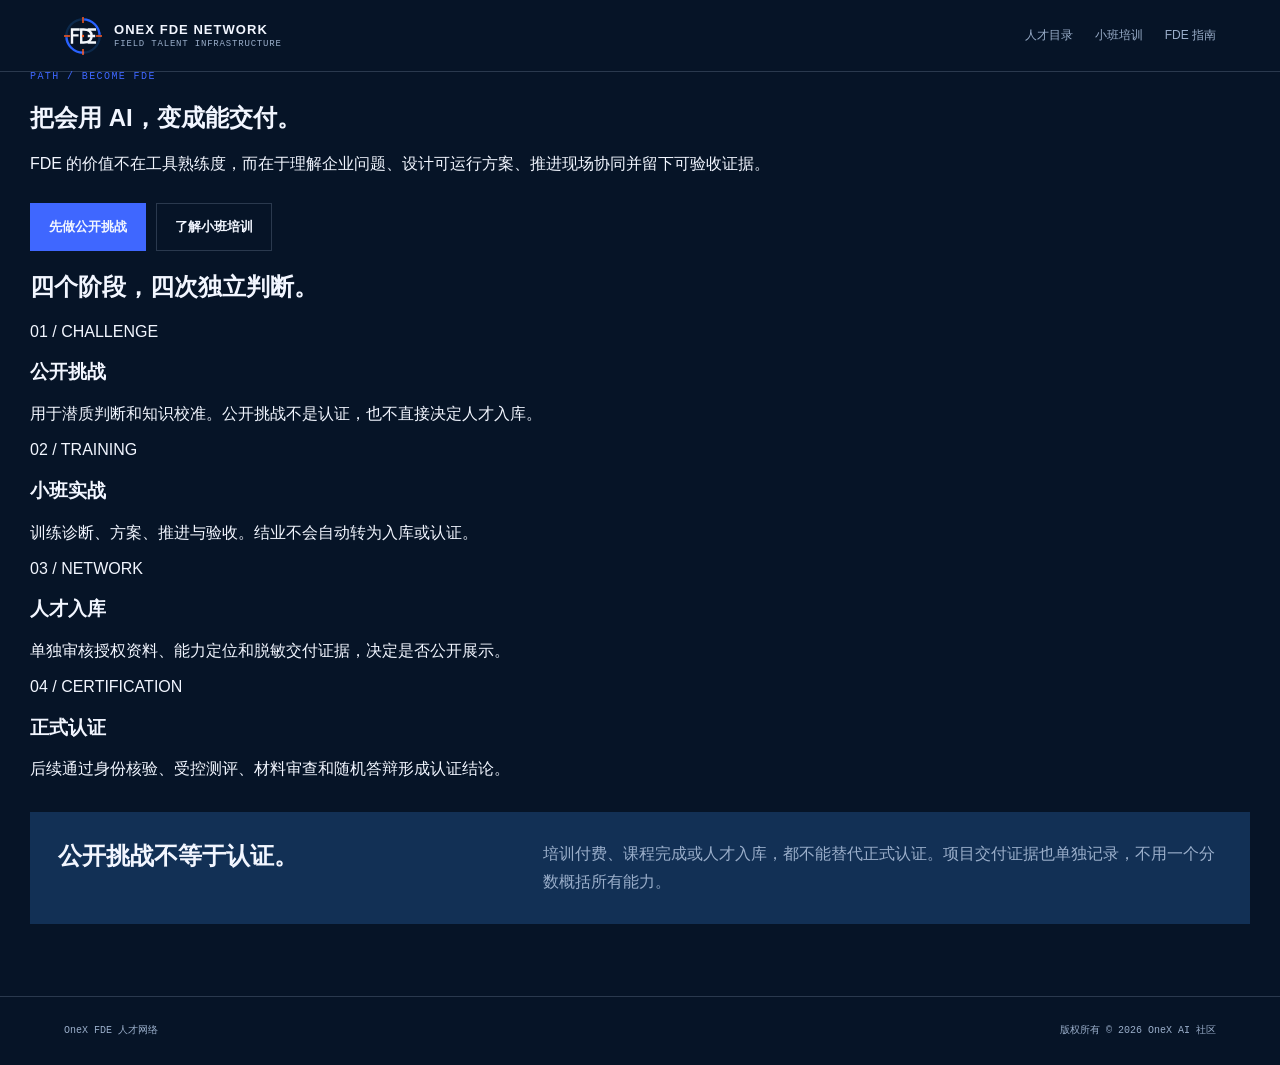
<file: become-fde/index.html>
<!doctype html><html lang="zh-CN"><head>
  <meta charset="utf-8" /><meta name="viewport" content="width=device-width,initial-scale=1" />
  <title>成为 FDE｜OneX FDE 人才网络</title><meta name="description" content="了解从公开能力挑战、小班实战培训、人才网络入库到正式 OneX FDE 认证的分阶段成长路径与能力边界。" />
  <link rel="canonical" href="https://fde.onex.plus/become-fde/" /><link rel="icon" href="../logo.svg" type="image/svg+xml" /><link rel="stylesheet" href="../talents/talents.css" />
</head><body>
  <header class="network-header"><a class="network-brand" href="../"><img src="../logo.svg" alt="" /><span><strong>ONEX FDE NETWORK</strong><small>FIELD TALENT INFRASTRUCTURE</small></span></a><nav><a href="../talents/">人才目录</a><a href="../fde-training/">小班培训</a><a href="../fde-guide/">FDE 指南</a></nav></header>
  <main class="network-main">
    <section class="network-hero"><div><p class="page-code">PATH / BECOME FDE</p><h1>把会用 AI，变成能交付。</h1></div><div><p>FDE 的价值不在工具熟练度，而在于理解企业问题、设计可运行方案、推进现场协同并留下可验收证据。</p><div class="network-hero-actions"><a class="network-button" href="../?source=network">先做公开挑战</a><a class="network-button secondary" href="../fde-training/?source=talent_page">了解小班培训</a></div></div></section>
    <section class="network-section"><h2>四个阶段，四次独立判断。</h2><div class="path-grid"><article><span>01 / CHALLENGE</span><h3>公开挑战</h3><p>用于潜质判断和知识校准。公开挑战不是认证，也不直接决定人才入库。</p></article><article><span>02 / TRAINING</span><h3>小班实战</h3><p>训练诊断、方案、推进与验收。结业不会自动转为入库或认证。</p></article><article><span>03 / NETWORK</span><h3>人才入库</h3><p>单独审核授权资料、能力定位和脱敏交付证据，决定是否公开展示。</p></article><article><span>04 / CERTIFICATION</span><h3>正式认证</h3><p>后续通过身份核验、受控测评、材料审查和随机答辩形成认证结论。</p></article></div>
      <div class="boundary-panel"><strong>公开挑战不等于认证。</strong><p>培训付费、课程完成或人才入库，都不能替代正式认证。项目交付证据也单独记录，不用一个分数概括所有能力。</p></div></section>
  </main><footer class="network-footer"><span>OneX FDE 人才网络</span><span>版权所有 © 2026 OneX AI 社区</span></footer>
</body></html>
</file>
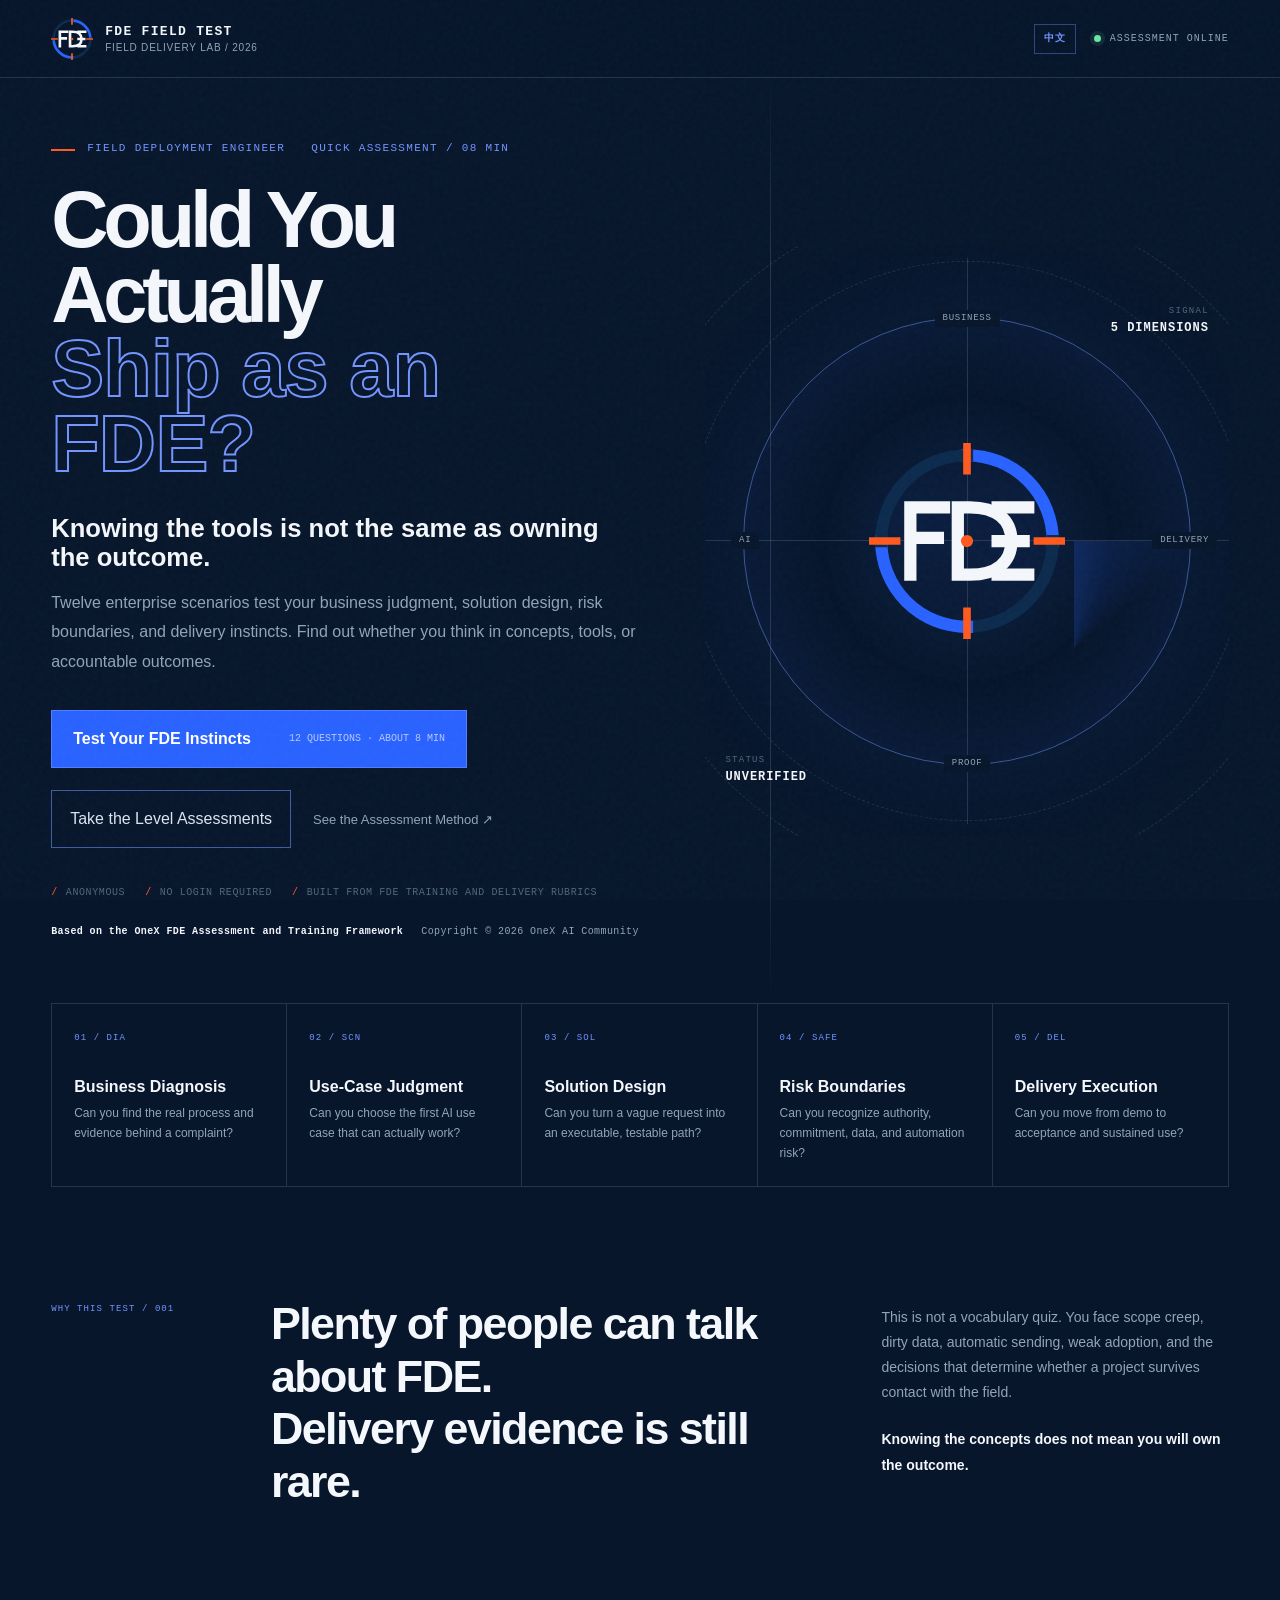
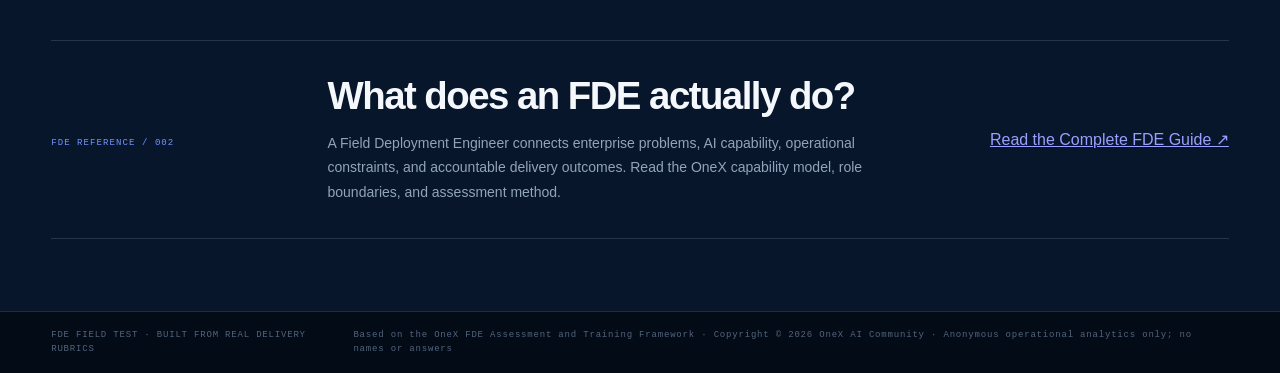
<file: en/index.html>
<!doctype html>
<html lang="en">
  <head>
    <meta charset="utf-8" />
    <meta name="viewport" content="width=device-width, initial-scale=1" />
    <meta name="theme-color" content="#07162b" />
    <title>FDE Assessment | Could You Actually Ship as a Field Deployment Engineer?</title>
    <meta name="description" content="Test your Field Deployment Engineer potential with 12 enterprise scenarios, then take 200 sequential questions across Foundation, Delivery, and Command in the OneX FDE Field Test." />
    <link rel="canonical" href="https://fde.onex.plus/en/" />
    <link rel="alternate" hreflang="zh-CN" href="https://fde.onex.plus/" />
    <link rel="alternate" hreflang="en" href="https://fde.onex.plus/en/" />
    <link rel="alternate" hreflang="x-default" href="https://fde.onex.plus/" />
    <meta property="og:type" content="website" />
    <meta property="og:locale" content="en_US" />
    <meta property="og:title" content="Could You Actually Ship as an FDE?" />
    <meta property="og:description" content="Twelve enterprise scenarios profile your FDE instincts. Then test delivery judgment across 200 sequential questions." />
    <meta property="og:url" content="https://fde.onex.plus/en/" />
    <meta property="og:image" content="https://fde.onex.plus/assets/og-fde-en.png" />
    <meta property="og:image:width" content="1200" />
    <meta property="og:image:height" content="630" />
    <meta name="twitter:card" content="summary_large_image" />
    <meta name="twitter:title" content="FDE Field Test | Test Your Delivery Instincts" />
    <meta name="twitter:description" content="Knowing the tools is not the same as owning the outcome. Take the public OneX FDE capability challenge." />
    <meta name="twitter:image" content="https://fde.onex.plus/assets/og-fde-en.png" />
    <link rel="icon" href="../logo.svg" type="image/svg+xml" />
    <link rel="stylesheet" href="../styles.css" />
    <link rel="stylesheet" href="../exam.css" />
    <script type="application/ld+json">{"@context":"https://schema.org","@graph":[{"@type":"Organization","@id":"https://fde.onex.plus/#organization","name":"OneX AI Community","url":"https://fde.onex.plus/","logo":{"@type":"ImageObject","url":"https://fde.onex.plus/logo.svg"}},{"@type":"WebSite","@id":"https://fde.onex.plus/#website","name":"FDE Field Test","alternateName":"OneX FDE Assessment","url":"https://fde.onex.plus/","inLanguage":["zh-CN","en"],"publisher":{"@id":"https://fde.onex.plus/#organization"},"description":"A public Field Deployment Engineer capability challenge based on the OneX FDE Assessment and Training Framework."}]}</script>
  </head>
  <body>
    <div class="noise" aria-hidden="true"></div>
    <header class="site-header">
      <a class="brand" href="#" data-action="home" aria-label="Return to the FDE Field Test home page">
        <img src="../logo.svg" alt="" width="42" height="42" />
        <span class="brand-lockup"><strong>FDE FIELD TEST</strong><small>FIELD DELIVERY LAB / 2026</small></span>
      </a>
      <div class="header-tools">
        <a class="locale-switch" data-locale-switch href="../" lang="zh-CN" hreflang="zh-CN">中文</a>
        <div class="header-status" aria-label="Assessment status"><span class="status-light"></span><span>ASSESSMENT ONLINE</span></div>
      </div>
    </header>

    <main>
      <section id="landing-view" class="view landing-view" aria-labelledby="landing-title">
        <div class="hero-grid">
          <div class="hero-copy">
            <p class="eyebrow"><span>FIELD DEPLOYMENT ENGINEER</span><span>QUICK ASSESSMENT / 08 MIN</span></p>
            <h1 id="landing-title">Could You Actually<br /><em>Ship as an FDE?</em></h1>
            <p class="hero-deck">Knowing the tools is not the same as owning the outcome.</p>
            <p class="hero-intro">Twelve enterprise scenarios test your business judgment, solution design, risk boundaries, and delivery instincts. Find out whether you think in concepts, tools, or accountable outcomes.</p>
            <div class="hero-actions">
              <button class="primary-cta" type="button" data-action="start"><span>Test Your FDE Instincts</span><span class="button-code">12 QUESTIONS · ABOUT 8 MIN</span></button>
              <button class="secondary-button hero-exam-entry" type="button" data-action="levels">Take the Level Assessments</button>
              <button class="text-button" type="button" data-action="show-method">See the Assessment Method <span>↗</span></button>
            </div>
            <div class="hero-notes" aria-label="Assessment notes"><span>Anonymous</span><span>No login required</span><span>Built from FDE training and delivery rubrics</span></div>
            <p class="onex-credit"><strong>Based on the OneX FDE Assessment and Training Framework</strong><span>Copyright © 2026 OneX AI Community</span></p>
          </div>

          <div class="calibration-stage" aria-label="Five-dimension FDE capability instrument">
            <div class="orbit orbit-a"></div><div class="orbit orbit-b"></div>
            <div class="calibration-ring">
              <div class="tick-ring"></div><img class="hero-logo" src="../logo.svg" alt="FDE Field Test mark" /><div class="scan-line"></div>
              <span class="axis-label axis-top">BUSINESS</span><span class="axis-label axis-right">DELIVERY</span><span class="axis-label axis-bottom">PROOF</span><span class="axis-label axis-left">AI</span>
            </div>
            <div class="telemetry telemetry-top"><small>SIGNAL</small><strong>5 DIMENSIONS</strong></div>
            <div class="telemetry telemetry-bottom"><small>STATUS</small><strong>UNVERIFIED</strong></div>
          </div>
        </div>

        <div class="dimension-strip" aria-label="Five capabilities covered by the assessment">
          <article><span>01 / DIA</span><strong>Business Diagnosis</strong><p>Can you find the real process and evidence behind a complaint?</p></article>
          <article><span>02 / SCN</span><strong>Use-Case Judgment</strong><p>Can you choose the first AI use case that can actually work?</p></article>
          <article><span>03 / SOL</span><strong>Solution Design</strong><p>Can you turn a vague request into an executable, testable path?</p></article>
          <article><span>04 / SAFE</span><strong>Risk Boundaries</strong><p>Can you recognize authority, commitment, data, and automation risk?</p></article>
          <article><span>05 / DEL</span><strong>Delivery Execution</strong><p>Can you move from demo to acceptance and sustained use?</p></article>
        </div>

        <section class="truth-panel" aria-labelledby="truth-title">
          <p class="section-code">WHY THIS TEST / 001</p>
          <div><h2 id="truth-title">Plenty of people can talk about FDE.<br />Delivery evidence is still rare.</h2></div>
          <div class="truth-copy"><p>This is not a vocabulary quiz. You face scope creep, dirty data, automatic sending, weak adoption, and the decisions that determine whether a project survives contact with the field.</p><p class="sharp">Knowing the concepts does not mean you will own the outcome.</p></div>
        </section>
        <section class="fde-reference-preview" aria-labelledby="fde-reference-title">
          <p class="section-code">FDE REFERENCE / 002</p>
          <div><h2 id="fde-reference-title">What does an FDE actually do?</h2><p>A Field Deployment Engineer connects enterprise problems, AI capability, operational constraints, and accountable delivery outcomes. Read the OneX capability model, role boundaries, and assessment method.</p></div>
          <a href="./fde-guide/">Read the Complete FDE Guide ↗</a>
        </section>
      </section>

      <section id="quiz-view" class="view quiz-view" hidden aria-labelledby="question-title">
        <div class="quiz-topbar">
          <button class="back-link" type="button" data-action="home">← Exit Quick Test</button>
          <div class="progress-meta"><span id="progress-text">QUESTION 01 / 12</span><span id="dimension-code">DIA · BUSINESS DIAGNOSIS</span></div>
        </div>
        <div class="progress-track" aria-hidden="true"><span id="progress-bar"></span></div>
        <div class="question-layout">
          <aside class="question-index" aria-hidden="true"><span id="question-number">01</span><small>FIELD<br />DECISION</small></aside>
          <div class="question-panel">
            <p class="scenario-label">/ FIELD SCENARIO</p><p id="question-scenario" class="scenario"></p><h2 id="question-title"></h2>
            <fieldset id="options-list" class="options-list"><legend class="sr-only">Choose one answer</legend></fieldset>
            <p id="question-error" class="question-error" role="alert" aria-live="polite"></p>
            <div class="quiz-controls"><button class="secondary-button" type="button" data-action="previous">Previous</button><span class="keyboard-hint">Press 1–4 · Enter to continue</span><button class="next-button" type="button" data-action="next">Lock Decision →</button></div>
          </div>
        </div>
      </section>

      <section id="result-view" class="view result-view" hidden aria-labelledby="result-level">
        <div class="result-head">
          <div><p class="eyebrow"><span>ASSESSMENT COMPLETE</span><span>QUICK PROFILE</span></p><p class="evidence-badge"><span></span>Potential profile · Not yet verified</p><h2 id="result-level">Use-Case Solver</h2><p id="result-verdict" class="result-verdict"></p></div>
          <div class="score-dial" aria-label="FDE potential index"><svg viewBox="0 0 220 220" aria-hidden="true"><circle class="dial-track" cx="110" cy="110" r="92"></circle><circle id="dial-progress" class="dial-progress" cx="110" cy="110" r="92"></circle><path class="dial-notch" d="M110 4v20M216 110h-20M110 216v-20M4 110h20"></path></svg><div><strong id="result-score">00</strong><span>/ 100</span><small>FDE POTENTIAL INDEX</small></div></div>
        </div>
        <div class="result-grid">
          <article class="radar-card"><header><span>CAPABILITY RADAR</span><strong>Five Dimensions</strong></header><canvas id="radar-canvas" width="560" height="420" aria-label="Five-dimension capability radar"></canvas><div id="dimension-scores" class="dimension-scores"></div></article>
          <div class="result-insights"><article class="insight-card strength-card"><span>STRONGEST SIGNAL</span><h2>Your Strength</h2><p id="result-strength"></p></article><article class="insight-card exposure-card"><span>WHERE YOU GET EXPOSED</span><h2 id="exposure-title">Where Your Judgment Breaks Down</h2><p id="result-exposure"></p></article><article class="insight-card action-card"><span>NEXT MOVE</span><h2>What to Train Next</h2><p id="result-training"></p></article></div>
        </div>
        <div class="result-actions"><button class="primary-cta" type="button" data-action="share">Generate My FDE Profile Card</button><button class="secondary-button light" type="button" data-action="professional">Start at Foundation</button><button class="text-button light" type="button" data-action="restart">Retake the Quick Test</button></div>
        <p class="onex-credit result-credit"><strong>Based on the OneX FDE Assessment and Training Framework</strong><span>Copyright © 2026 OneX AI Community</span></p>
        <div id="share-panel" class="share-panel" hidden><div class="share-preview"><canvas id="share-canvas" width="1080" height="1440" aria-label="FDE potential profile share card"></canvas></div><div class="share-copy"><span>SHARE THE SIGNAL</span><h2>Not another claim.<br />A snapshot of judgment.</h2><p>Share the card with peers or your team. The quick test profiles potential only; professional capability still requires project evidence and field review.</p><button class="next-button" type="button" data-action="download-card">Save Profile Card PNG</button></div></div>
      </section>

      <section id="level-view" class="view level-view" hidden aria-labelledby="level-title">
        <div class="exam-page-head"><button id="level-back-button" class="back-link light" type="button" data-exam-action="back-from-level">← Back to Home</button><p class="onex-credit compact"><strong>Based on the OneX FDE Assessment and Training Framework</strong><span>Copyright © 2026 OneX AI Community</span></p></div>
        <div class="level-intro"><p class="eyebrow"><span>FDE PROGRESSION</span><span>NO LEVEL SKIPPING</span></p><h2 id="level-title">Advanced is a standard you earn.<br />One level at a time.</h2><p>Everyone starts at Foundation. Progression requires 85 strict, 70 in every module, zero critical misses, and sufficient answer confidence.</p></div>
        <div id="progression-path" class="progression-path" aria-label="FDE three-level progression path"><div data-path-level="junior"><span>01</span><strong>Foundation</strong><small>Required start</small></div><i aria-hidden="true">→</i><div data-path-level="intermediate"><span>02</span><strong>Delivery</strong><small>Unlock after Foundation</small></div><i aria-hidden="true">→</i><div data-path-level="advanced"><span>03</span><strong>Command</strong><small>Unlock after Delivery</small></div></div>
        <p id="progression-notice" class="progression-notice" role="status" aria-live="polite"></p>
        <div class="level-matrix" aria-label="FDE three-level assessments">
          <article class="level-card level-junior" data-level-card="junior"><header><span>L1 / FOUNDATION</span><b data-level-status="junior">Required Start</b></header><div class="level-number" aria-hidden="true">01</div><h2>Foundation · Core Knowledge</h2><p>For AI users and people beginning an FDE path. Tests models, prompting, RAG, use-case judgment, and delivery boundaries.</p><dl><div><dt>FULL</dt><dd>100 questions</dd></div><div><dt>ADVANCE</dt><dd>85</dd></div><div><dt>MODULE</dt><dd>≥ 70</dd></div></dl><p class="level-access-copy" data-lock-copy="junior">Required starting point</p><p class="level-best" data-best-score="junior"></p><button type="button" data-exam-action="select-level" data-level="junior">Enter Foundation →</button></article>
          <article class="level-card level-intermediate" data-level-card="intermediate"><header><span>L2 / DELIVERY</span><b data-level-status="intermediate">Locked</b></header><div class="level-number" aria-hidden="true">02</div><h2>Delivery · Applied Scenarios</h2><p>For people with solution, pilot, workflow, or client-delivery experience. Tests diagnosis, tradeoffs, execution, and acceptance.</p><dl><div><dt>FULL</dt><dd>60 questions</dd></div><div><dt>ADVANCE</dt><dd>85</dd></div><div><dt>MODULE</dt><dd>≥ 70</dd></div></dl><p class="level-access-copy" data-lock-copy="intermediate">🔒 Qualify at Foundation first</p><p class="level-best" data-best-score="intermediate"></p><button type="button" data-exam-action="select-level" data-level="intermediate">Enter Delivery →</button></article>
          <article class="level-card level-advanced" data-level-card="advanced"><header><span>L3 / COMMAND</span><b data-level-status="advanced">Locked</b></header><div class="level-number" aria-hidden="true">03</div><h2>Command · Complex Decisions</h2><p>For leaders of complex programs, cross-functional governance, and delivery at scale. Tests accountable decisions under commercial pressure.</p><dl><div><dt>FULL</dt><dd>40 questions</dd></div><div><dt>ADVANCE</dt><dd>85</dd></div><div><dt>MODULE</dt><dd>≥ 70</dd></div></dl><p class="level-access-copy" data-lock-copy="advanced">🔒 Qualify at Delivery first</p><p class="level-best" data-best-score="advanced"></p><button type="button" data-exam-action="select-level" data-level="advanced">Enter Command →</button></article>
        </div>
        <p class="certification-boundary">This result comes from a public FDE capability challenge. It does not certify graduation or real-project capability.</p>
      </section>

      <section id="mode-view" class="view mode-view" hidden aria-labelledby="mode-title">
        <div class="exam-page-head"><button class="back-link light" type="button" data-exam-action="levels">← Choose Another Level</button><p class="onex-credit compact"><strong>Based on the OneX FDE Assessment and Training Framework</strong><span>Copyright © 2026 OneX AI Community</span></p></div>
        <div class="mode-layout"><div class="mode-brief"><p id="mode-level-code" class="eyebrow"><span>L1 / FOUNDATION</span><span>MODE SELECT</span></p><h2 id="mode-title">Foundation · Core Knowledge</h2><p id="mode-description">Tests the core concepts, methods, and risk boundaries required for enterprise AI delivery.</p><p class="mode-rule-copy">Qualification: strict score ≥ 85, every module ≥ 70, zero critical misses, and sufficient answer confidence.</p><div id="mode-modules" class="mode-modules" aria-label="Assessment modules"></div></div>
          <div class="mode-options"><article><span>FULL ASSESSMENT</span><h2>Full Assessment</h2><strong id="full-count">100 questions</strong><p id="full-time">Suggested: 100–140 minutes</p><small>Counts toward qualification · Complete every question</small><button type="button" data-exam-action="start-mode" data-mode="full">Start Full Assessment →</button></article><article><span>PRACTICE SET</span><h2>Practice Set</h2><strong id="mock-count">50 questions</strong><p id="mock-time">Suggested: 45–70 minutes</p><small>Practice only · Does not create a level record or unlock the next level</small><button type="button" data-exam-action="start-mode" data-mode="mock">Start Practice Set →</button></article><div id="resume-panel" class="resume-panel" hidden><div><span>LOCAL PROGRESS</span><strong id="resume-copy">Unfinished progress found</strong></div><button type="button" data-exam-action="resume">Resume</button><button type="button" data-exam-action="clear-progress">Clear Progress</button></div><div id="progress-warning" class="progress-warning" hidden role="status"><div><span>PROGRESS RESET</span><strong id="progress-warning-copy">This progress cannot be restored.</strong></div><button type="button" data-exam-action="clear-invalid-progress">Clear Old Progress</button></div></div>
        </div>
      </section>

      <section id="exam-view" class="view exam-view" hidden aria-labelledby="exam-question-title">
        <div class="exam-shell"><aside id="exam-navigator" class="exam-navigator" aria-label="Question navigator"><div class="exam-nav-head"><span id="exam-level-code">L1 / FOUNDATION</span><button type="button" data-exam-action="toggle-nav" aria-expanded="false">Question Map</button></div><div class="exam-nav-stats"><strong id="exam-answered">0</strong><span>/ <b id="exam-total">100</b> answered</span></div><div id="exam-number-grid" class="exam-number-grid"></div><div class="exam-nav-legend"><span><i class="answered"></i>Answered</span><span><i class="current"></i>Current</span><span><i></i>Blank</span></div><button class="clear-exam" type="button" data-exam-action="clear-progress">Clear This Attempt</button></aside>
          <div class="exam-workbench"><header class="exam-toolbar"><button class="back-link light" type="button" data-exam-action="mode">← Exit Assessment</button><div><span id="exam-mode-label">Full Assessment</span><span id="exam-module-label">AI and LLM Foundations</span></div><p class="onex-credit compact"><strong>Based on the OneX FDE Framework</strong><span>Copyright © 2026 OneX AI Community</span></p></header><div class="exam-progress"><span id="exam-progress-bar"></span></div><p class="exam-integrity-notice"><strong>Independent assessment</strong><span>Question and option order are randomized. Copying content or repeatedly leaving the page reduces answer confidence.</span></p><article class="exam-question-card"><div class="exam-question-meta"><span id="exam-question-number">QUESTION 001</span><span id="exam-question-type">Single Select</span></div><p id="exam-question-guidance" class="exam-question-guidance" role="note" hidden>Select every correct answer. Missing, extra, or incorrect choices receive zero credit.</p><p id="exam-question-context" class="exam-context"></p><h2 id="exam-question-title">Loading question</h2><fieldset id="exam-options" class="exam-options"><legend class="sr-only">Choose an answer</legend></fieldset><p id="exam-save-status" class="exam-save-status" role="status">Answers are saved automatically in this browser</p></article><div class="exam-controls"><button type="button" data-exam-action="previous">← Previous</button><button type="button" data-exam-action="submit">Submit Assessment</button><button type="button" data-exam-action="next">Next →</button></div></div>
        </div>
        <div id="submit-panel" class="submit-panel" hidden role="dialog" aria-modal="true" aria-labelledby="submit-title"><div><span>FINAL CHECK</span><h2 id="submit-title">Submit this assessment?</h2><p id="submit-copy">Some questions are unanswered.</p><div><button type="button" data-exam-action="cancel-submit">Keep Working</button><button type="button" data-exam-action="confirm-submit">Confirm Submission</button></div></div></div>
      </section>

      <section id="exam-result-view" class="view exam-result-view" hidden aria-labelledby="exam-result-title">
        <div class="exam-result-top"><div><p id="exam-result-code" class="eyebrow"><span>L1 / FOUNDATION</span><span>ASSESSMENT COMPLETE</span></p><span id="exam-result-status" class="exam-result-status">Foundation Result</span><h2 id="exam-result-title">Your field judgment left evidence.</h2><p class="certification-boundary">This online result reflects this question set only. It is not full FDE certification.</p></div><div class="exam-score-block"><strong id="exam-result-score">00</strong><span>/ 100</span><em id="exam-ability-label">Ability Score</em><small id="exam-result-mode">Practice Set</small></div></div>
        <div class="qualification-banner" aria-live="polite"><span>PROGRESSION VERDICT</span><strong id="qualification-status">Level Result</strong><p id="qualification-reason">Calculating qualification conditions.</p></div>
        <div class="exam-evidence-grid"><article><span id="exam-strict-title">Strict Score</span><strong id="exam-strict-score">00</strong><small>Progression uses exact-match scoring across all questions.</small></article><article><span id="exam-confidence-title">Answer Confidence</span><strong id="exam-confidence-label">Pending</strong><small id="exam-confidence-reason">Based only on signals from this attempt.</small></article></div>
        <div class="exam-result-stats"><div><span>CORRECT</span><strong id="stat-correct">0</strong><small>Correct</small></div><div><span>PARTIAL</span><strong id="stat-partial">0</strong><small>Partial</small></div><div><span>WRONG</span><strong id="stat-wrong">0</strong><small>Incorrect</small></div><div><span>BLANK</span><strong id="stat-blank">0</strong><small>Unanswered</small></div></div>
        <div class="exam-result-grid"><article class="module-result-card"><header><span>MODULE PROFILE</span><h2>Capability by Module</h2></header><div id="module-results"></div></article><article class="result-diagnosis-card"><span>FIELD DIAGNOSIS</span><h2>Result Diagnosis</h2><div><strong>Strongest Module</strong><p id="result-strong-module"></p></div><div><strong>Training Priority</strong><p id="result-weak-module"></p></div></article></div>
        <section class="review-section" aria-labelledby="review-title"><header><div><span>REVIEW LOG</span><h2 id="review-title">Answer Review</h2></div><label>Filter by module<select id="review-filter" data-exam-action="filter-review"><option value="all">All Modules</option></select></label></header><div id="review-list" class="review-list"></div></section>
        <section id="final-share-identity" class="final-share-identity" aria-labelledby="final-share-title" hidden><div><span>OPTIONAL SHARE NAME</span><h2 id="final-share-title">Add a name to the three-level card</h2><p>Use your name, handle, or public alias. Leave it blank to show Anonymous Challenger.</p></div><label for="final-share-name"><span>Display name · Optional · 20 characters maximum</span><input id="final-share-name" name="share-name" maxlength="20" autocomplete="off" placeholder="e.g. Alex / fieldbuilder" /></label><small>Used only to generate this image locally. It is not uploaded, saved in the browser, or sent to analytics.</small></section>
        <div class="exam-result-actions"><button id="next-level-button" type="button" data-exam-action="next-level" hidden>Enter Next Level</button><button id="share-result-button" type="button" data-exam-action="share-result">Generate Level Scorecard</button><button type="button" data-exam-action="retry">Retry This Level</button><button type="button" data-exam-action="levels">View Level Path</button><button type="button" data-exam-action="home">Back to Home</button></div>
        <div id="exam-share-panel" class="exam-share-panel" hidden><canvas id="exam-share-canvas" width="1080" height="1440" aria-label="FDE level assessment share card"></canvas><div><span>SHARE YOUR PROOF</span><h2>Share the score.<br />Keep the boundary clear.</h2><p>The scorecard states the level, mode, and public-assessment boundary.</p><p id="exam-share-status" class="exam-share-status" role="status"></p><button type="button" data-exam-action="download-result-card">Save Scorecard PNG</button></div></div>
        <p class="onex-credit result-credit"><strong>Based on the OneX FDE Assessment and Training Framework</strong><span>Copyright © 2026 OneX AI Community</span></p>
      </section>
    </main>

    <footer><span>FDE FIELD TEST · BUILT FROM REAL DELIVERY RUBRICS</span><span>Based on the OneX FDE Assessment and Training Framework · Copyright © 2026 OneX AI Community · Anonymous operational analytics only; no names or answers</span></footer>
    <script type="module" src="../app.js"></script>
  </body>
</html>
</file>
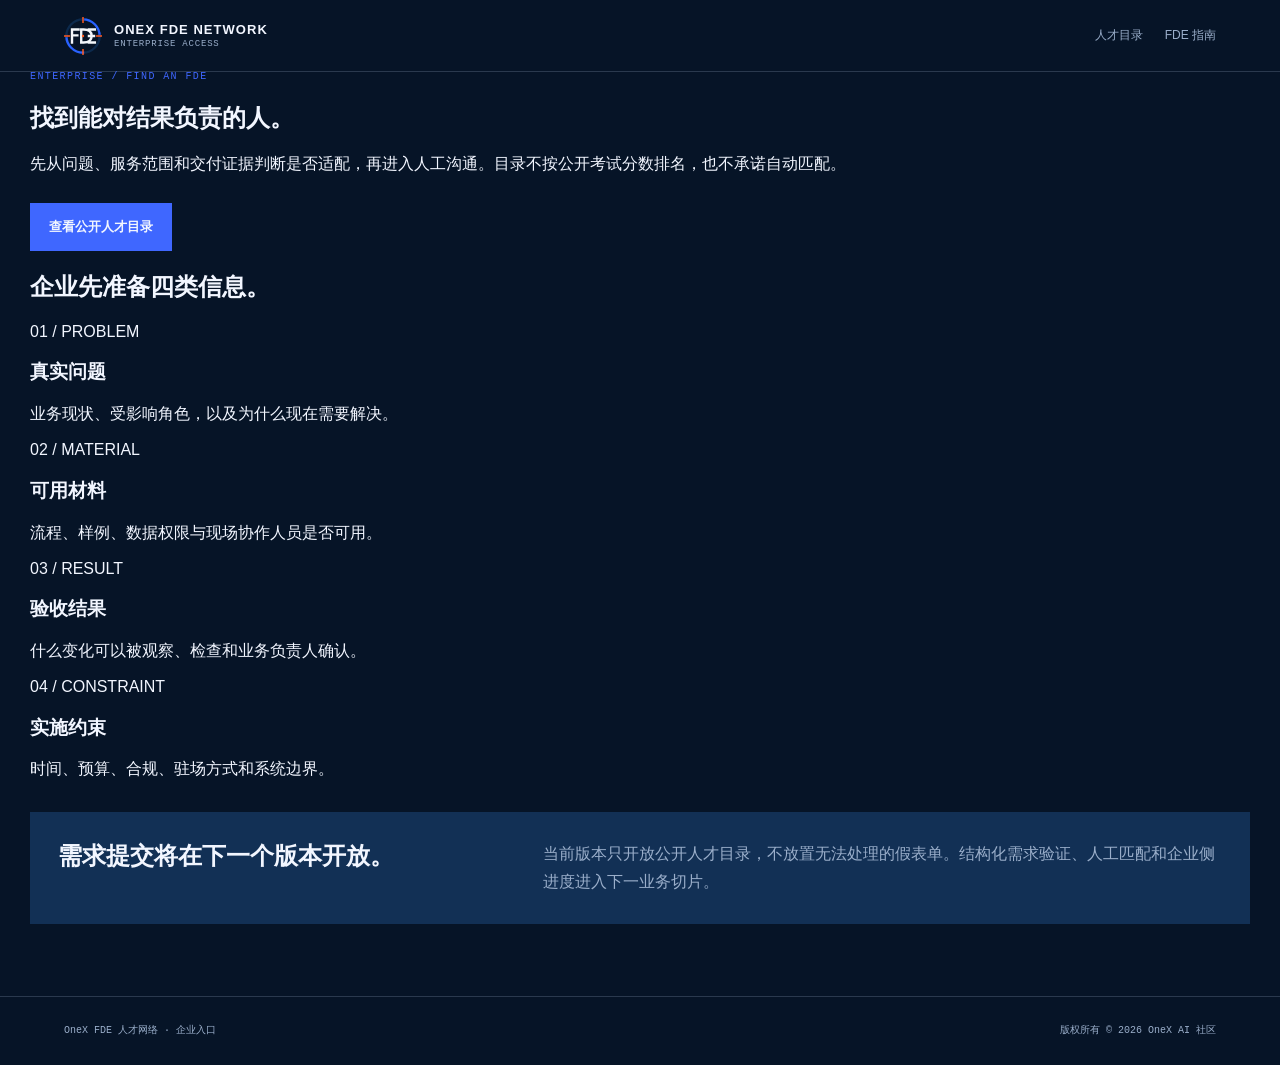
<file: enterprise/index.html>
<!doctype html><html lang="zh-CN"><head>
  <meta charset="utf-8" /><meta name="viewport" content="width=device-width,initial-scale=1" />
  <title>企业寻找 FDE｜OneX FDE 人才网络</title><meta name="description" content="企业可通过 OneX FDE 人才网络查看经过授权公开的能力定位、服务范围与脱敏交付证据，寻找合适候选人。" />
  <link rel="canonical" href="https://fde.onex.plus/enterprise/" /><link rel="icon" href="../logo.svg" type="image/svg+xml" /><link rel="stylesheet" href="../talents/talents.css" />
</head><body>
  <header class="network-header"><a class="network-brand" href="../"><img src="../logo.svg" alt="" /><span><strong>ONEX FDE NETWORK</strong><small>ENTERPRISE ACCESS</small></span></a><nav><a href="../talents/">人才目录</a><a href="../fde-guide/">FDE 指南</a></nav></header>
  <main class="network-main"><section class="network-hero"><div><p class="page-code">ENTERPRISE / FIND AN FDE</p><h1>找到能对结果负责的人。</h1></div><div><p>先从问题、服务范围和交付证据判断是否适配，再进入人工沟通。目录不按公开考试分数排名，也不承诺自动匹配。</p><div class="network-hero-actions"><a class="network-button" href="../talents/">查看公开人才目录</a></div></div></section>
    <section class="network-section"><h2>企业先准备四类信息。</h2><div class="info-grid"><article><span>01 / PROBLEM</span><h3>真实问题</h3><p>业务现状、受影响角色，以及为什么现在需要解决。</p></article><article><span>02 / MATERIAL</span><h3>可用材料</h3><p>流程、样例、数据权限与现场协作人员是否可用。</p></article><article><span>03 / RESULT</span><h3>验收结果</h3><p>什么变化可以被观察、检查和业务负责人确认。</p></article><article><span>04 / CONSTRAINT</span><h3>实施约束</h3><p>时间、预算、合规、驻场方式和系统边界。</p></article></div>
      <div class="boundary-panel"><strong>需求提交将在下一个版本开放。</strong><p>当前版本只开放公开人才目录，不放置无法处理的假表单。结构化需求验证、人工匹配和企业侧进度进入下一业务切片。</p></div></section>
  </main><footer class="network-footer"><span>OneX FDE 人才网络 · 企业入口</span><span>版权所有 © 2026 OneX AI 社区</span></footer>
</body></html>
</file>
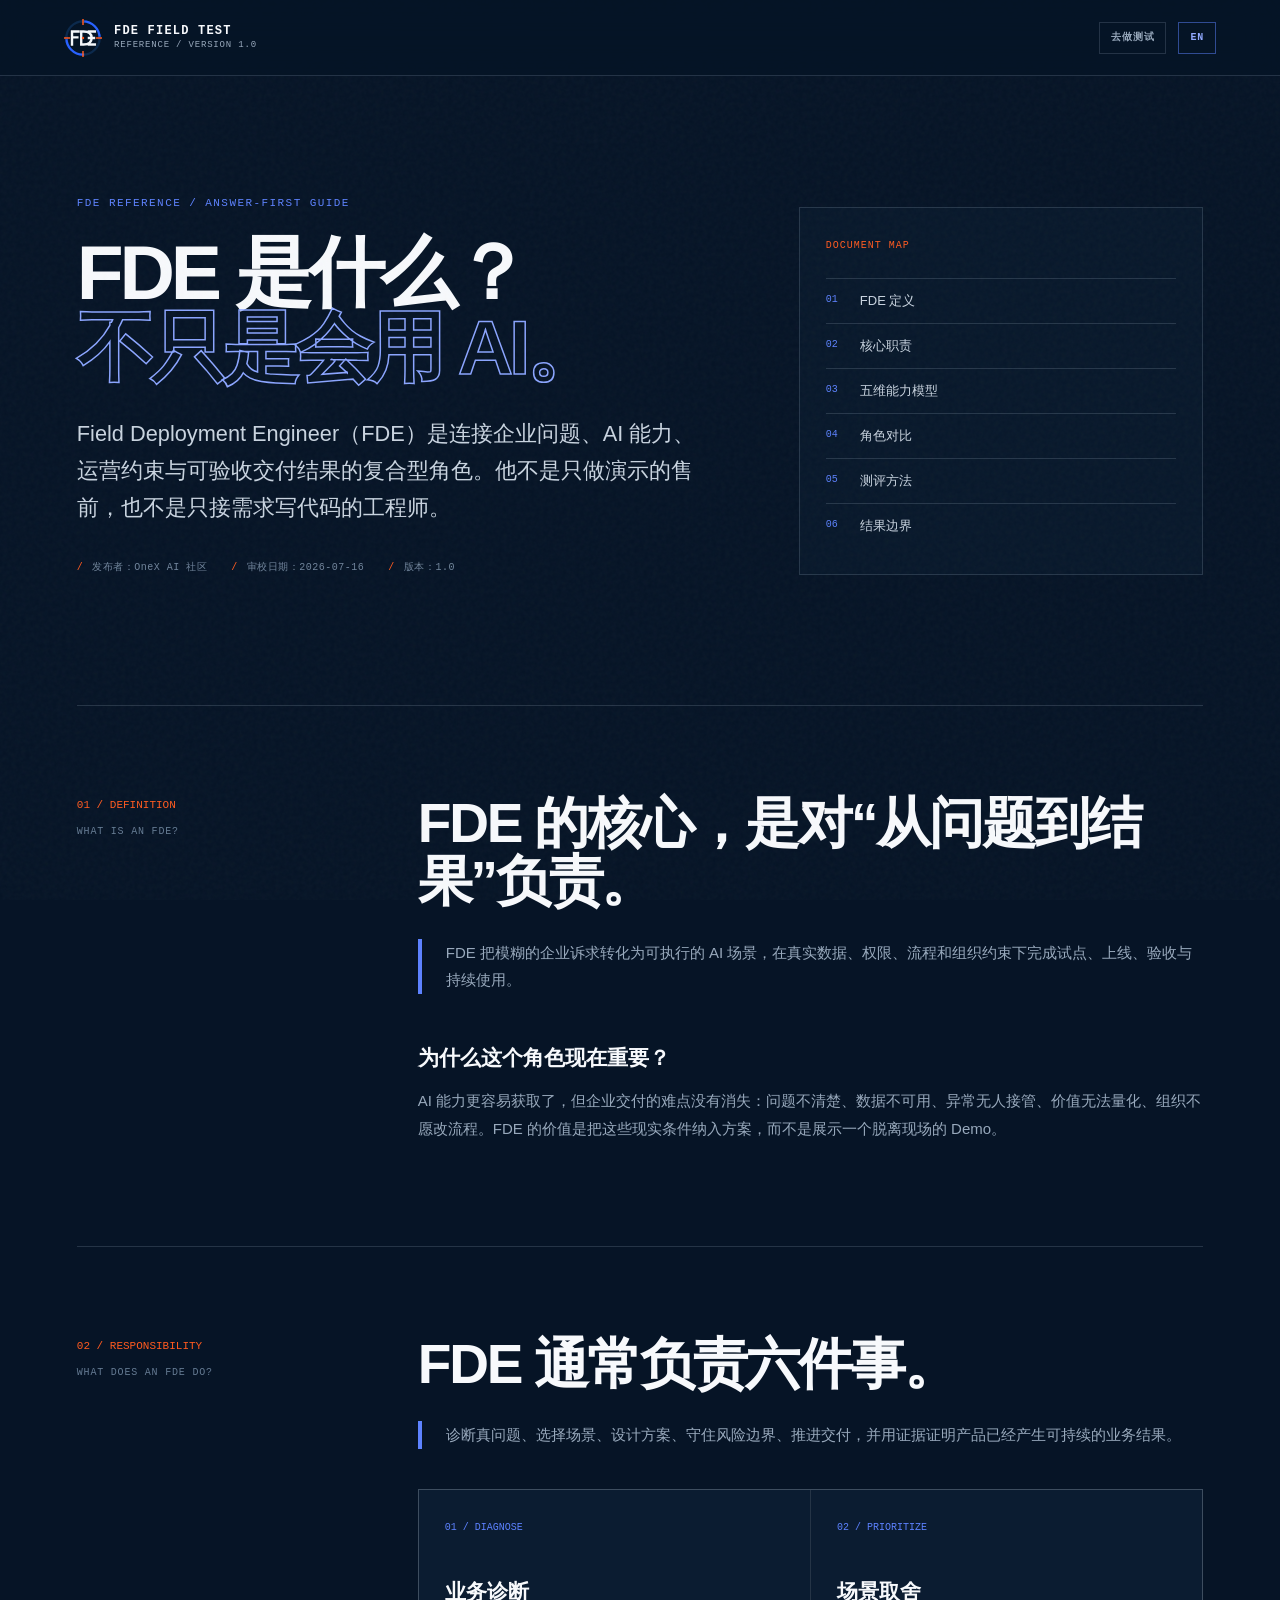
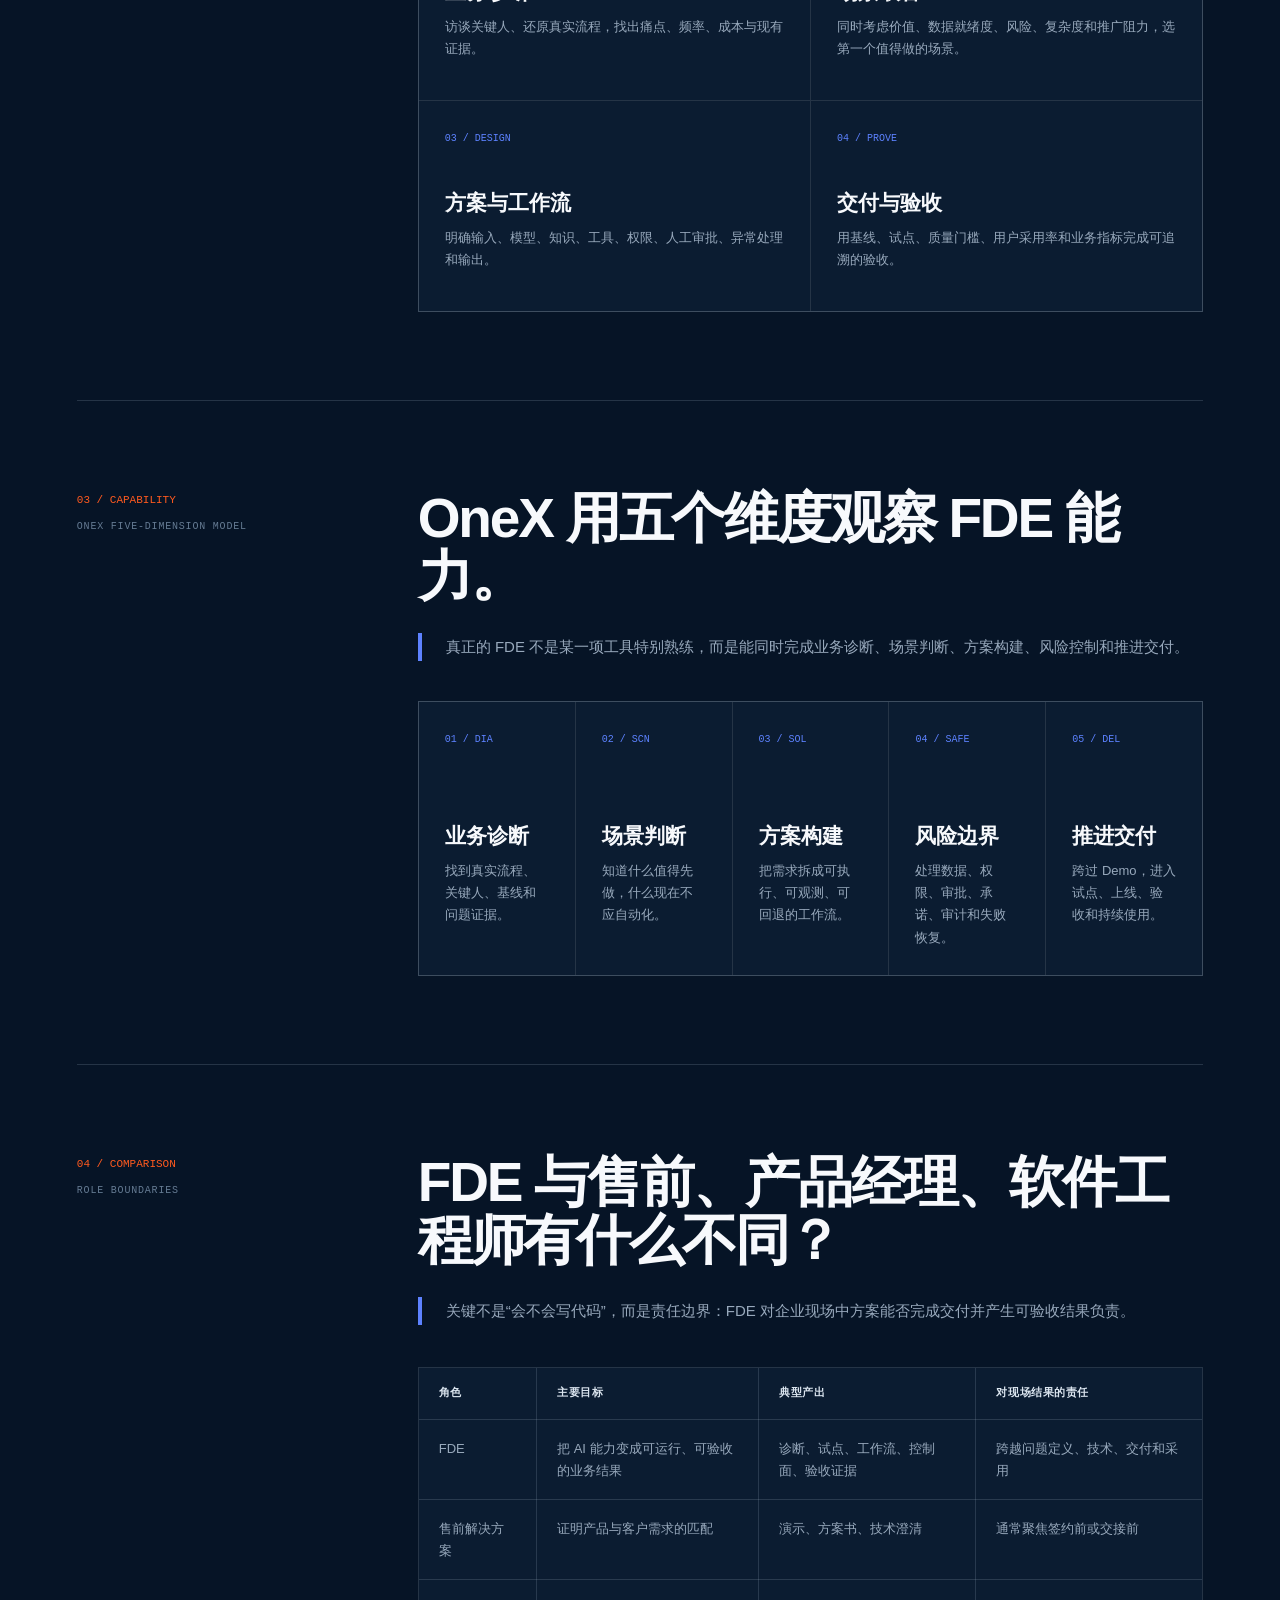
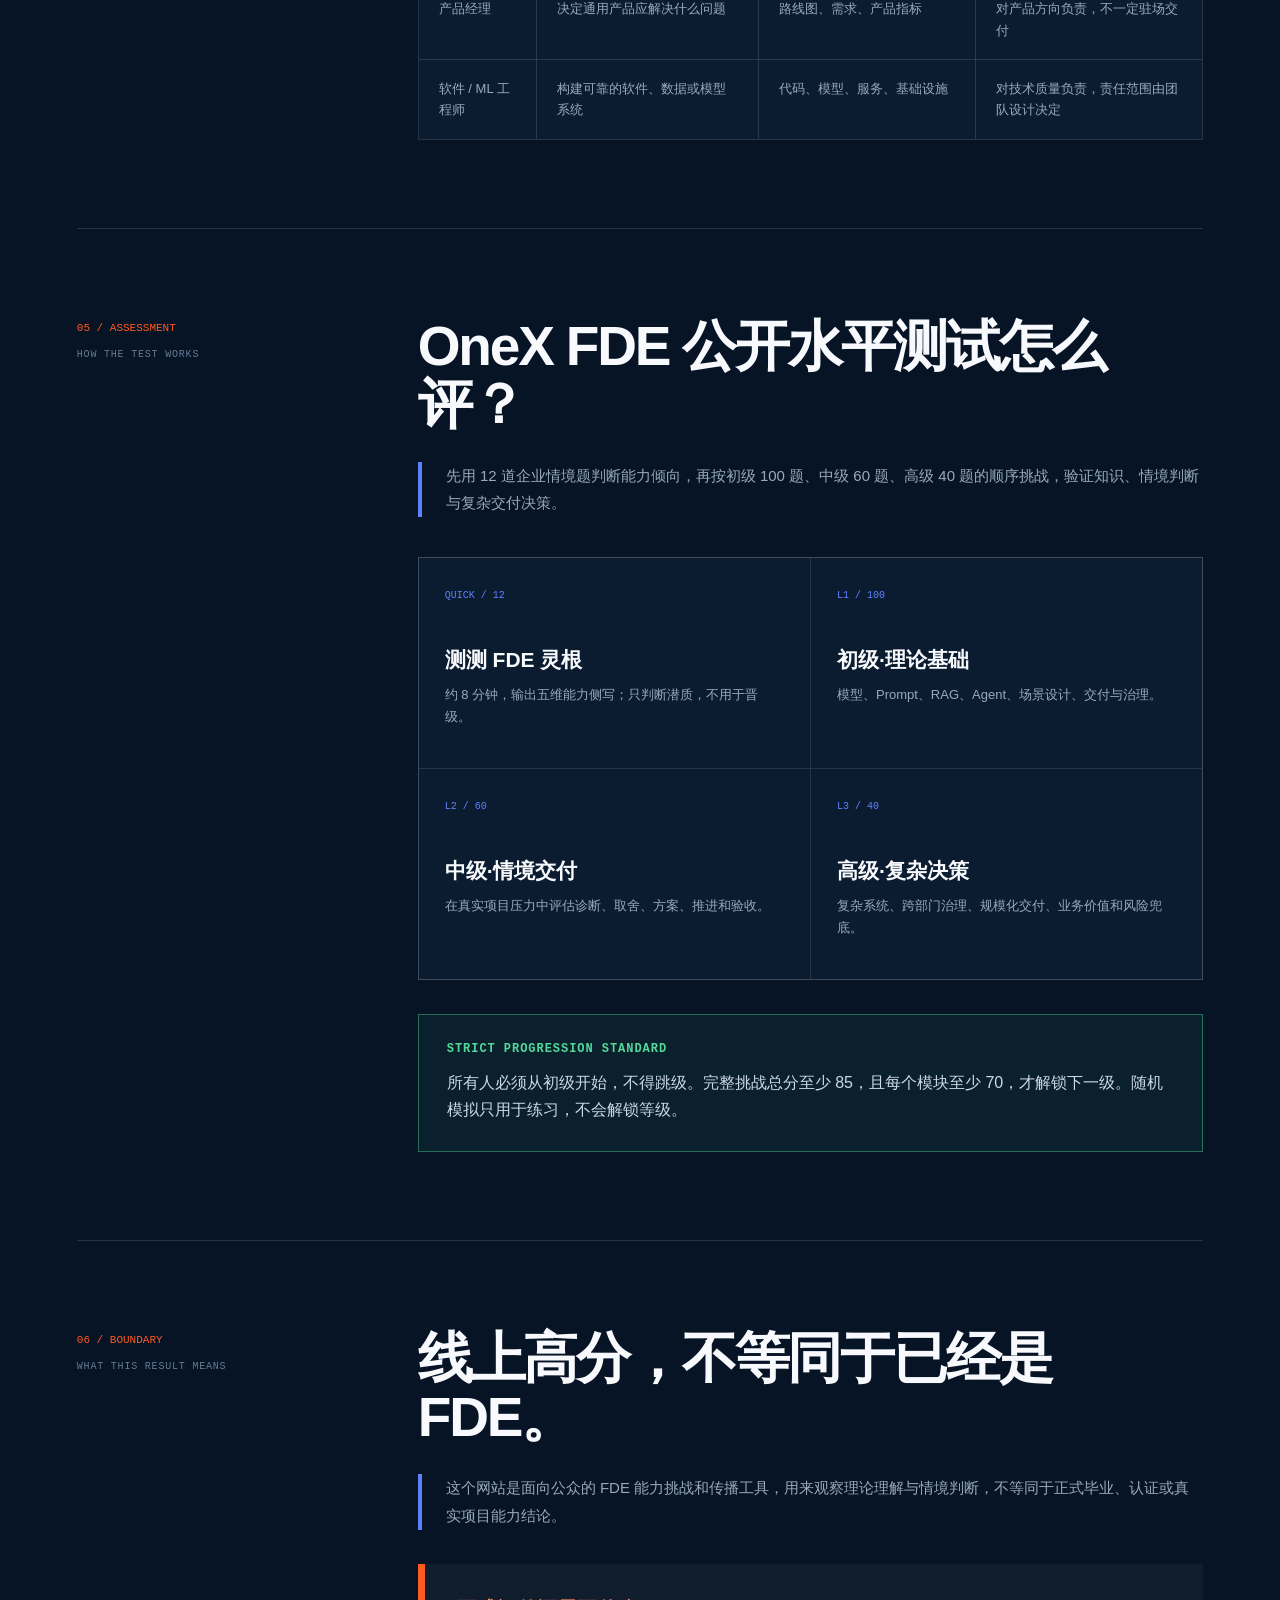
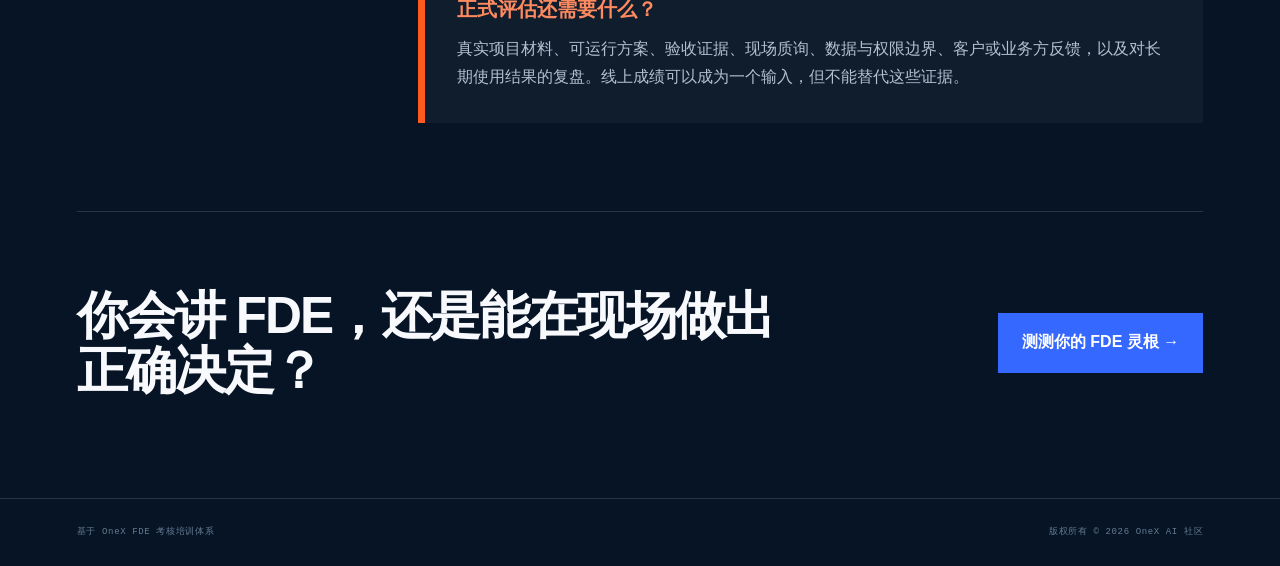
<file: fde-guide/index.html>
<!doctype html>
<html lang="zh-CN">
  <head>
    <meta charset="utf-8" />
    <meta name="viewport" content="width=device-width, initial-scale=1" />
    <meta name="theme-color" content="#061426" />
    <title>FDE 是什么？职责、能力模型与水平测试｜OneX</title>
    <meta name="description" content="一篇说清 Field Deployment Engineer（FDE）的定义、核心职责、五维能力模型、与售前及工程师的区别，以及 OneX FDE 三级测评方法。" />
    <link rel="canonical" href="https://fde.onex.plus/fde-guide/" />
    <link rel="alternate" hreflang="zh-CN" href="https://fde.onex.plus/fde-guide/" />
    <link rel="alternate" hreflang="en" href="https://fde.onex.plus/en/fde-guide/" />
    <link rel="alternate" hreflang="x-default" href="https://fde.onex.plus/fde-guide/" />
    <meta property="og:type" content="article" />
    <meta property="og:locale" content="zh_CN" />
    <meta property="og:title" content="FDE 是什么？职责、能力模型与水平测试" />
    <meta property="og:description" content="从企业问题到 AI 能力，再到可验收的交付结果：OneX FDE 角色与评估方法参考。" />
    <meta property="og:url" content="https://fde.onex.plus/fde-guide/" />
    <meta property="og:image" content="https://fde.onex.plus/assets/og-fde-zh.png" />
    <meta property="og:image:width" content="1200" />
    <meta property="og:image:height" content="630" />
    <meta name="twitter:card" content="summary_large_image" />
    <meta name="twitter:title" content="FDE 是什么？OneX FDE 角色与能力模型" />
    <meta name="twitter:description" content="FDE 定义、职责、能力边界与三级测评方法。" />
    <meta name="twitter:image" content="https://fde.onex.plus/assets/og-fde-zh.png" />
    <link rel="icon" href="../logo.svg" type="image/svg+xml" />
    <link rel="stylesheet" href="../guide.css" />
    <script type="application/ld+json">{"@context":"https://schema.org","@graph":[{"@type":"Organization","@id":"https://fde.onex.plus/#organization","name":"OneX AI 社区","url":"https://fde.onex.plus/","logo":{"@type":"ImageObject","url":"https://fde.onex.plus/logo.svg"}},{"@type":"TechArticle","@id":"https://fde.onex.plus/fde-guide/#article","headline":"FDE 是什么？职责、能力模型与水平测试","description":"Field Deployment Engineer 的定义、职责、五维能力模型、角色对比与 OneX 三级测评方法。","inLanguage":"zh-CN","datePublished":"2026-07-16","dateModified":"2026-07-16","version":"1.0","author":{"@id":"https://fde.onex.plus/#organization"},"publisher":{"@id":"https://fde.onex.plus/#organization"},"mainEntityOfPage":"https://fde.onex.plus/fde-guide/","image":"https://fde.onex.plus/assets/og-fde-zh.png","articleSection":["FDE 定义","核心职责","五维能力模型","角色对比","测评方法","能力边界"]}]}</script>
  </head>
  <body>
    <div class="guide-noise" aria-hidden="true"></div>
    <header class="guide-header">
      <a class="guide-brand" href="../"><img src="../logo.svg" alt="" /><span><strong>FDE FIELD TEST</strong><small>REFERENCE / VERSION 1.0</small></span></a>
      <nav class="guide-actions" aria-label="页面导航"><a href="../">去做测试</a><a href="../en/fde-guide/" lang="en" hreflang="en">EN</a></nav>
    </header>
    <main class="guide-main">
      <section class="guide-hero">
        <div>
          <p class="guide-kicker">FDE REFERENCE / ANSWER-FIRST GUIDE</p>
          <h1>FDE 是什么？<br /><em>不只是会用 AI。</em></h1>
          <p class="guide-lead">Field Deployment Engineer（FDE）是连接企业问题、AI 能力、运营约束与可验收交付结果的复合型角色。他不是只做演示的售前，也不是只接需求写代码的工程师。</p>
          <p class="guide-meta"><span>发布者：OneX AI 社区</span><span>审校日期：<time datetime="2026-07-16">2026-07-16</time></span><span>版本：1.0</span></p>
        </div>
        <nav class="hero-index" aria-label="FDE 参考目录"><span>DOCUMENT MAP</span><ol><li><a href="#definition"><b>01</b><span>FDE 定义</span></a></li><li><a href="#responsibilities"><b>02</b><span>核心职责</span></a></li><li><a href="#capability-model"><b>03</b><span>五维能力模型</span></a></li><li><a href="#role-comparison"><b>04</b><span>角色对比</span></a></li><li><a href="#assessment-method"><b>05</b><span>测评方法</span></a></li><li><a href="#boundaries"><b>06</b><span>结果边界</span></a></li></ol></nav>
      </section>

      <section id="definition" class="answer-section"><aside class="section-rail"><span>01 / DEFINITION</span><p>WHAT IS AN FDE?</p></aside><div class="section-body"><h2>FDE 的核心，是对“从问题到结果”负责。</h2><p class="direct-answer">FDE 把模糊的企业诉求转化为可执行的 AI 场景，在真实数据、权限、流程和组织约束下完成试点、上线、验收与持续使用。</p><h3>为什么这个角色现在重要？</h3><p>AI 能力更容易获取了，但企业交付的难点没有消失：问题不清楚、数据不可用、异常无人接管、价值无法量化、组织不愿改流程。FDE 的价值是把这些现实条件纳入方案，而不是展示一个脱离现场的 Demo。</p></div></section>

      <section id="responsibilities" class="answer-section"><aside class="section-rail"><span>02 / RESPONSIBILITY</span><p>WHAT DOES AN FDE DO?</p></aside><div class="section-body"><h2>FDE 通常负责六件事。</h2><p class="direct-answer">诊断真问题、选择场景、设计方案、守住风险边界、推进交付，并用证据证明产品已经产生可持续的业务结果。</p><div class="responsibility-grid"><article><span>01 / DIAGNOSE</span><h3>业务诊断</h3><p>访谈关键人、还原真实流程，找出痛点、频率、成本与现有证据。</p></article><article><span>02 / PRIORITIZE</span><h3>场景取舍</h3><p>同时考虑价值、数据就绪度、风险、复杂度和推广阻力，选第一个值得做的场景。</p></article><article><span>03 / DESIGN</span><h3>方案与工作流</h3><p>明确输入、模型、知识、工具、权限、人工审批、异常处理和输出。</p></article><article><span>04 / PROVE</span><h3>交付与验收</h3><p>用基线、试点、质量门槛、用户采用率和业务指标完成可追溯的验收。</p></article></div></div></section>

      <section id="capability-model" class="answer-section"><aside class="section-rail"><span>03 / CAPABILITY</span><p>ONEX FIVE-DIMENSION MODEL</p></aside><div class="section-body"><h2>OneX 用五个维度观察 FDE 能力。</h2><p class="direct-answer">真正的 FDE 不是某一项工具特别熟练，而是能同时完成业务诊断、场景判断、方案构建、风险控制和推进交付。</p><div class="capability-grid"><article><span>01 / DIA</span><h3>业务诊断</h3><p>找到真实流程、关键人、基线和问题证据。</p></article><article><span>02 / SCN</span><h3>场景判断</h3><p>知道什么值得先做，什么现在不应自动化。</p></article><article><span>03 / SOL</span><h3>方案构建</h3><p>把需求拆成可执行、可观测、可回退的工作流。</p></article><article><span>04 / SAFE</span><h3>风险边界</h3><p>处理数据、权限、审批、承诺、审计和失败恢复。</p></article><article><span>05 / DEL</span><h3>推进交付</h3><p>跨过 Demo，进入试点、上线、验收和持续使用。</p></article></div></div></section>

      <section id="role-comparison" class="answer-section"><aside class="section-rail"><span>04 / COMPARISON</span><p>ROLE BOUNDARIES</p></aside><div class="section-body"><h2>FDE 与售前、产品经理、软件工程师有什么不同？</h2><p class="direct-answer">关键不是“会不会写代码”，而是责任边界：FDE 对企业现场中方案能否完成交付并产生可验收结果负责。</p><div class="table-wrap"><table><thead><tr><th>角色</th><th>主要目标</th><th>典型产出</th><th>对现场结果的责任</th></tr></thead><tbody><tr><td>FDE</td><td>把 AI 能力变成可运行、可验收的业务结果</td><td>诊断、试点、工作流、控制面、验收证据</td><td>跨越问题定义、技术、交付和采用</td></tr><tr><td>售前解决方案</td><td>证明产品与客户需求的匹配</td><td>演示、方案书、技术澄清</td><td>通常聚焦签约前或交接前</td></tr><tr><td>产品经理</td><td>决定通用产品应解决什么问题</td><td>路线图、需求、产品指标</td><td>对产品方向负责，不一定驻场交付</td></tr><tr><td>软件 / ML 工程师</td><td>构建可靠的软件、数据或模型系统</td><td>代码、模型、服务、基础设施</td><td>对技术质量负责，责任范围由团队设计决定</td></tr></tbody></table></div></div></section>

      <section id="assessment-method" class="answer-section"><aside class="section-rail"><span>05 / ASSESSMENT</span><p>HOW THE TEST WORKS</p></aside><div class="section-body"><h2>OneX FDE 公开水平测试怎么评？</h2><p class="direct-answer">先用 12 道企业情境题判断能力倾向，再按初级 100 题、中级 60 题、高级 40 题的顺序挑战，验证知识、情境判断与复杂交付决策。</p><div class="assessment-grid"><article><span>QUICK / 12</span><h3>测测 FDE 灵根</h3><p>约 8 分钟，输出五维能力侧写；只判断潜质，不用于晋级。</p></article><article><span>L1 / 100</span><h3>初级·理论基础</h3><p>模型、Prompt、RAG、Agent、场景设计、交付与治理。</p></article><article><span>L2 / 60</span><h3>中级·情境交付</h3><p>在真实项目压力中评估诊断、取舍、方案、推进和验收。</p></article><article><span>L3 / 40</span><h3>高级·复杂决策</h3><p>复杂系统、跨部门治理、规模化交付、业务价值和风险兜底。</p></article></div><div class="standard-box"><strong>STRICT PROGRESSION STANDARD</strong><p>所有人必须从初级开始，不得跳级。完整挑战总分至少 85，且每个模块至少 70，才解锁下一级。随机模拟只用于练习，不会解锁等级。</p></div></div></section>

      <section id="boundaries" class="answer-section"><aside class="section-rail"><span>06 / BOUNDARY</span><p>WHAT THIS RESULT MEANS</p></aside><div class="section-body"><h2>线上高分，不等同于已经是 FDE。</h2><p class="direct-answer">这个网站是面向公众的 FDE 能力挑战和传播工具，用来观察理论理解与情境判断，不等同于正式毕业、认证或真实项目能力结论。</p><div class="boundary-box"><strong>正式评估还需要什么？</strong><p>真实项目材料、可运行方案、验收证据、现场质询、数据与权限边界、客户或业务方反馈，以及对长期使用结果的复盘。线上成绩可以成为一个输入，但不能替代这些证据。</p></div></div></section>

      <section class="guide-cta"><h2>你会讲 FDE，还是能在现场做出正确决定？</h2><a href="../">测测你的 FDE 灵根 →</a></section>
    </main>
    <footer class="guide-footer"><span>基于 OneX FDE 考核培训体系</span><span>版权所有 © 2026 OneX AI 社区</span></footer>
  </body>
</html>
</file>
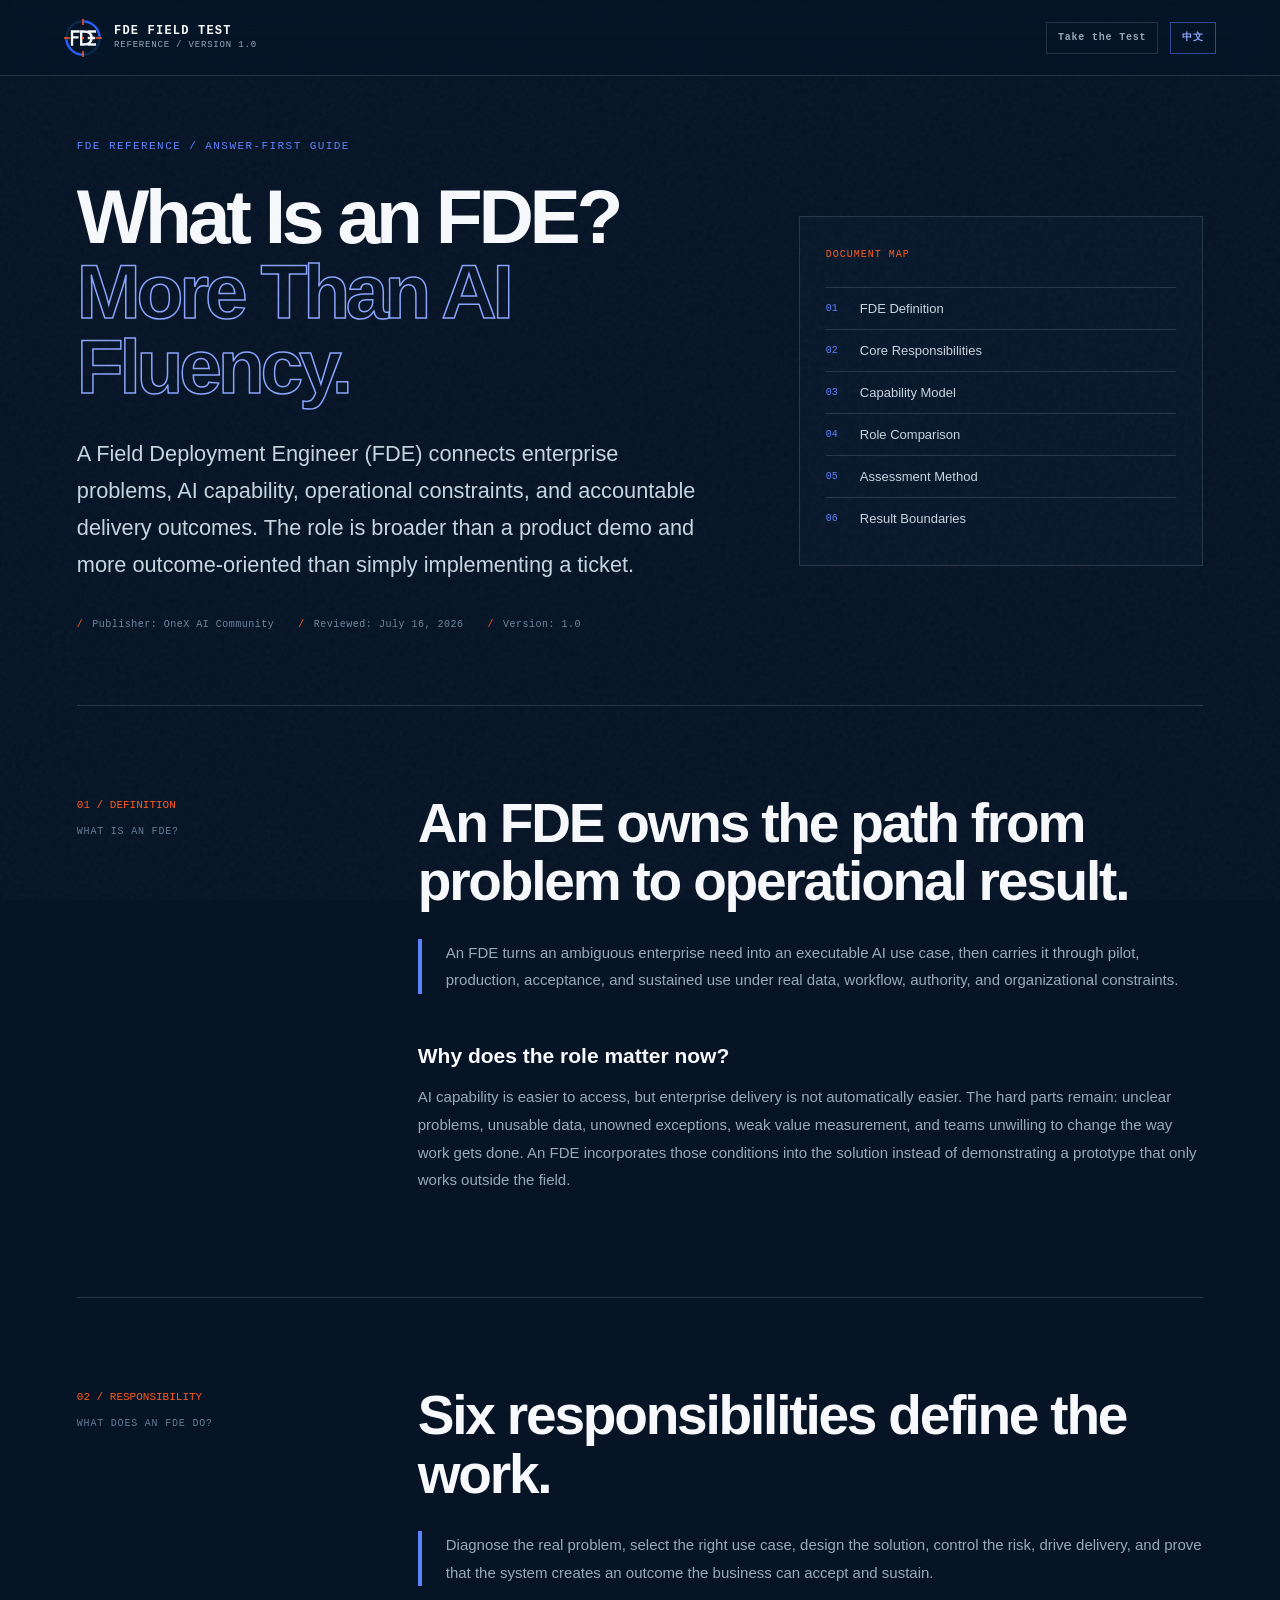
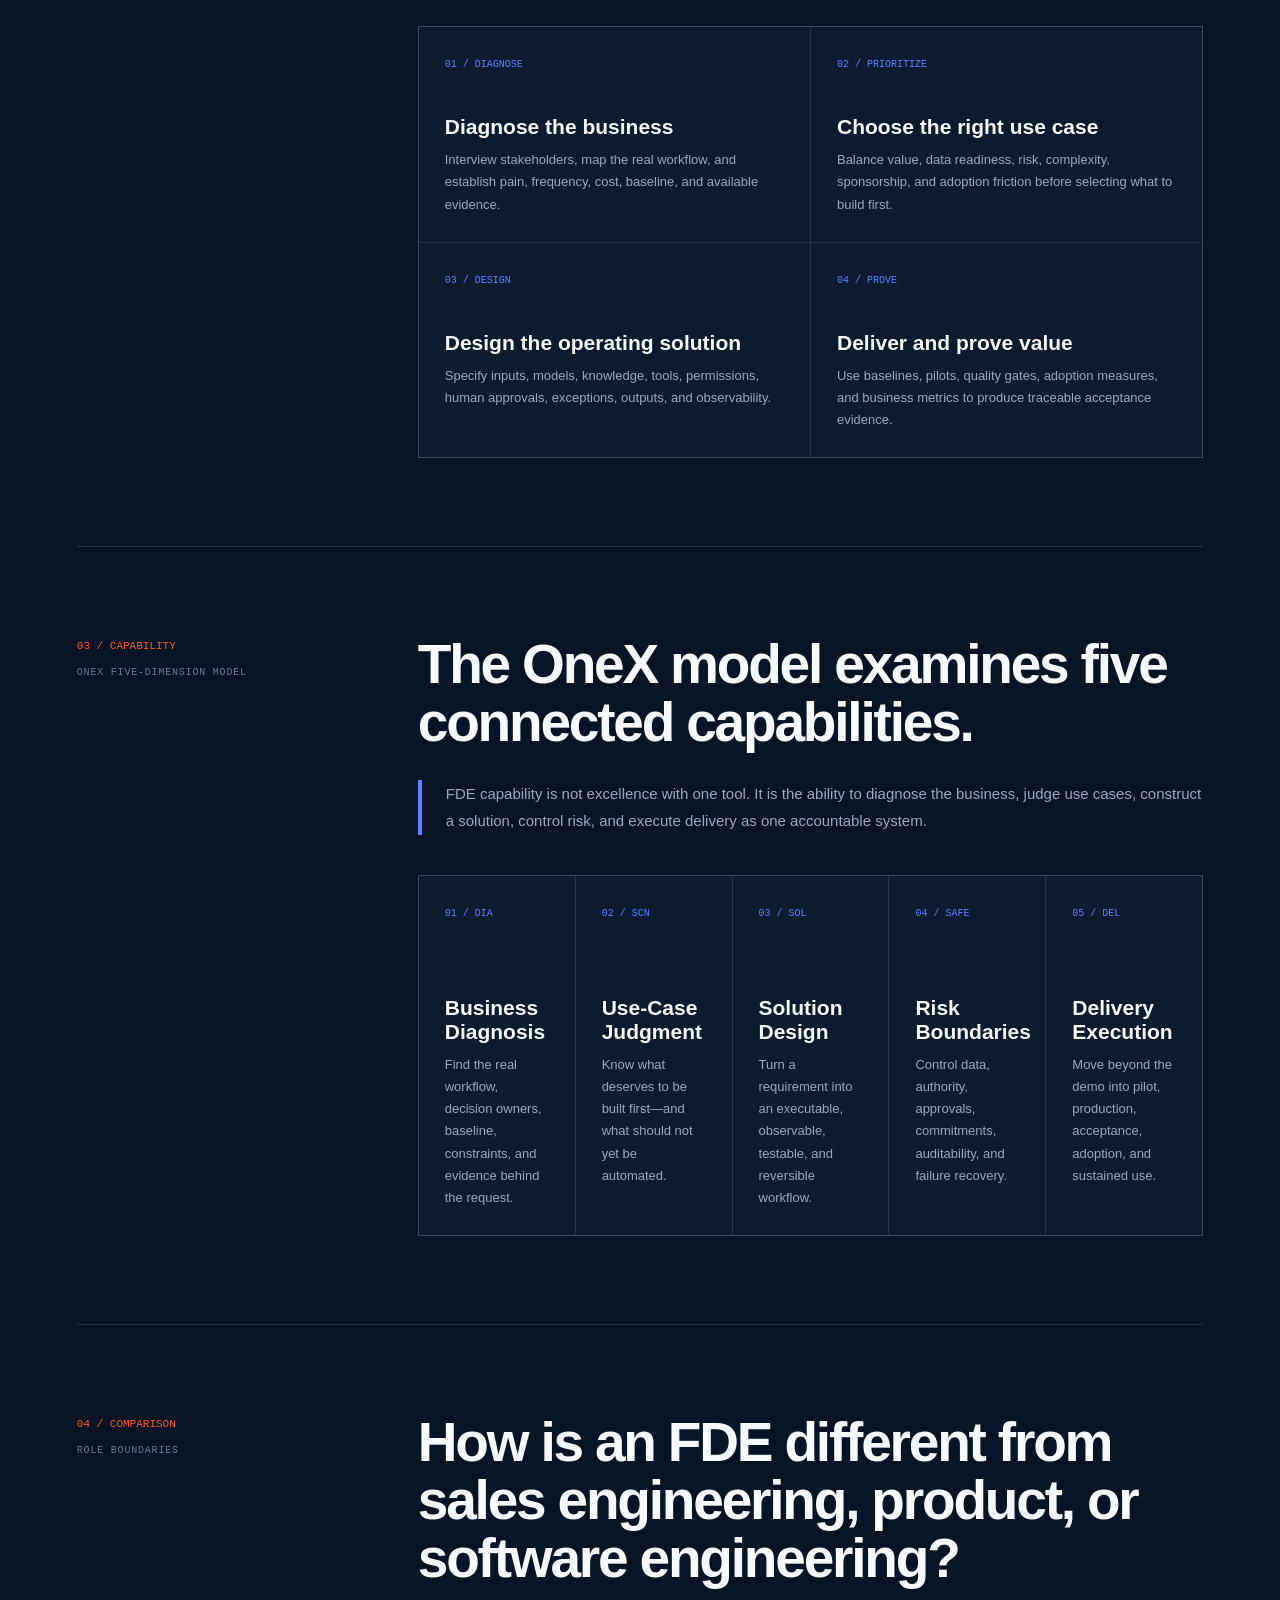
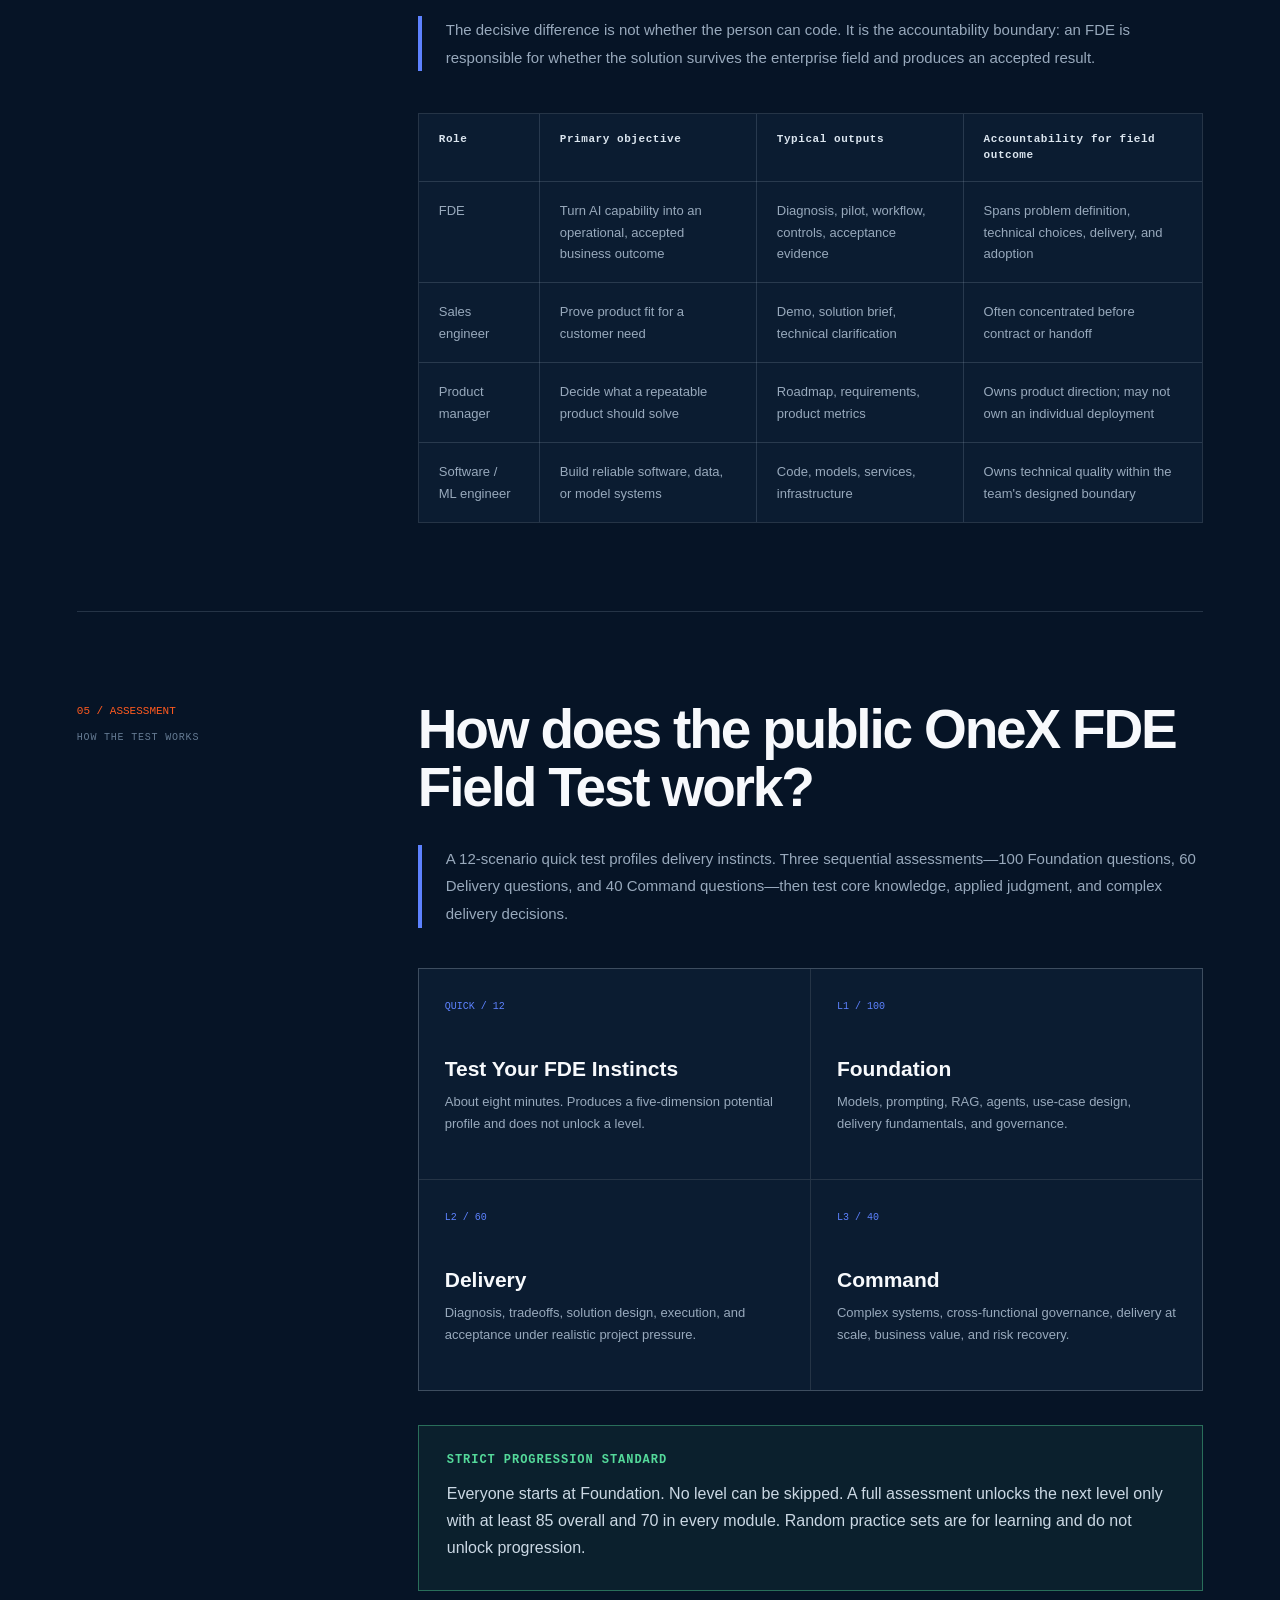
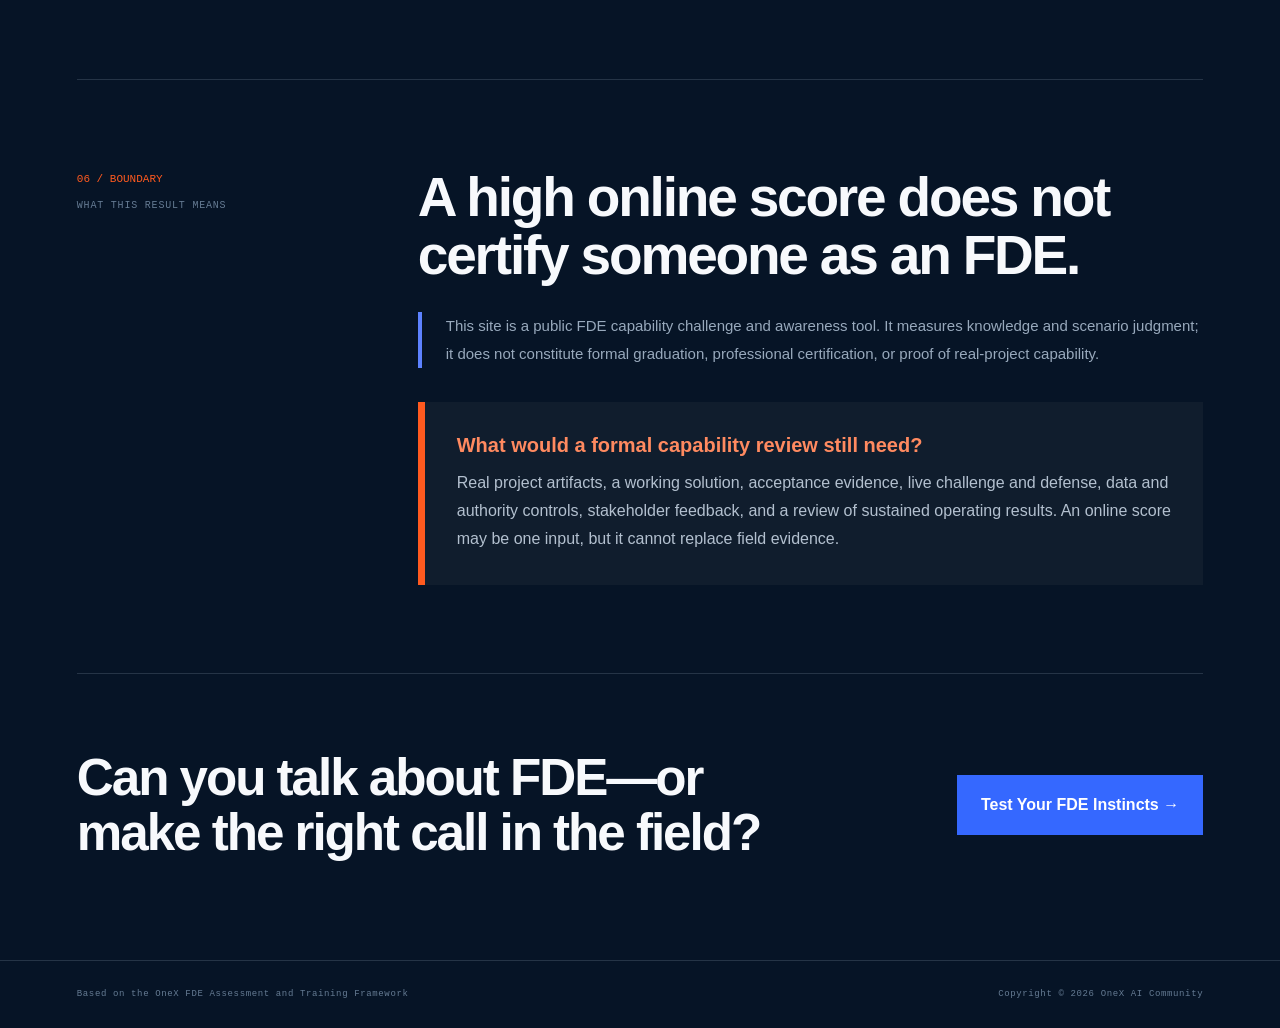
<file: en/fde-guide/index.html>
<!doctype html>
<html lang="en">
  <head>
    <meta charset="utf-8" />
    <meta name="viewport" content="width=device-width, initial-scale=1" />
    <meta name="theme-color" content="#061426" />
    <title>What Is an FDE? Field Deployment Engineer Role, Skills and Assessment | OneX</title>
    <meta name="description" content="A practical reference to the Field Deployment Engineer role: responsibilities, capability model, role boundaries, and the OneX three-level FDE assessment method." />
    <link rel="canonical" href="https://fde.onex.plus/en/fde-guide/" />
    <link rel="alternate" hreflang="zh-CN" href="https://fde.onex.plus/fde-guide/" />
    <link rel="alternate" hreflang="en" href="https://fde.onex.plus/en/fde-guide/" />
    <link rel="alternate" hreflang="x-default" href="https://fde.onex.plus/fde-guide/" />
    <meta property="og:type" content="article" />
    <meta property="og:locale" content="en_US" />
    <meta property="og:title" content="What Is an FDE? Role, Skills, and Assessment" />
    <meta property="og:description" content="How Field Deployment Engineers connect enterprise problems, AI capability, operational constraints, and accountable delivery outcomes." />
    <meta property="og:url" content="https://fde.onex.plus/en/fde-guide/" />
    <meta property="og:image" content="https://fde.onex.plus/assets/og-fde-en.png" />
    <meta property="og:image:width" content="1200" />
    <meta property="og:image:height" content="630" />
    <meta name="twitter:card" content="summary_large_image" />
    <meta name="twitter:title" content="What Is a Field Deployment Engineer?" />
    <meta name="twitter:description" content="A concise reference to the FDE role, capability model, boundaries, and assessment method." />
    <meta name="twitter:image" content="https://fde.onex.plus/assets/og-fde-en.png" />
    <link rel="icon" href="../../logo.svg" type="image/svg+xml" />
    <link rel="stylesheet" href="../../guide.css" />
    <script type="application/ld+json">{"@context":"https://schema.org","@graph":[{"@type":"Organization","@id":"https://fde.onex.plus/#organization","name":"OneX AI Community","url":"https://fde.onex.plus/","logo":{"@type":"ImageObject","url":"https://fde.onex.plus/logo.svg"}},{"@type":"TechArticle","@id":"https://fde.onex.plus/en/fde-guide/#article","headline":"What Is an FDE? Field Deployment Engineer Role, Skills and Assessment","description":"A practical reference to the Field Deployment Engineer role, its responsibilities, capability model, role boundaries, and the OneX three-level assessment method.","inLanguage":"en","datePublished":"2026-07-16","dateModified":"2026-07-16","version":"1.0","author":{"@id":"https://fde.onex.plus/#organization"},"publisher":{"@id":"https://fde.onex.plus/#organization"},"mainEntityOfPage":"https://fde.onex.plus/en/fde-guide/","image":"https://fde.onex.plus/assets/og-fde-en.png","articleSection":["FDE definition","Core responsibilities","Five-dimension capability model","Role comparison","Assessment method","Assessment boundaries"]}]}</script>
  </head>
  <body>
    <div class="guide-noise" aria-hidden="true"></div>
    <header class="guide-header">
      <a class="guide-brand" href="../"><img src="../../logo.svg" alt="" /><span><strong>FDE FIELD TEST</strong><small>REFERENCE / VERSION 1.0</small></span></a>
      <nav class="guide-actions" aria-label="Page navigation"><a href="../">Take the Test</a><a href="../../fde-guide/" lang="zh-CN" hreflang="zh-CN">中文</a></nav>
    </header>
    <main class="guide-main">
      <section class="guide-hero">
        <div>
          <p class="guide-kicker">FDE REFERENCE / ANSWER-FIRST GUIDE</p>
          <h1>What Is an FDE?<br /><em>More Than AI Fluency.</em></h1>
          <p class="guide-lead">A Field Deployment Engineer (FDE) connects enterprise problems, AI capability, operational constraints, and accountable delivery outcomes. The role is broader than a product demo and more outcome-oriented than simply implementing a ticket.</p>
          <p class="guide-meta"><span>Publisher: OneX AI Community</span><span>Reviewed: <time datetime="2026-07-16">July 16, 2026</time></span><span>Version: 1.0</span></p>
        </div>
        <nav class="hero-index" aria-label="FDE reference contents"><span>DOCUMENT MAP</span><ol><li><a href="#definition"><b>01</b><span>FDE Definition</span></a></li><li><a href="#responsibilities"><b>02</b><span>Core Responsibilities</span></a></li><li><a href="#capability-model"><b>03</b><span>Capability Model</span></a></li><li><a href="#role-comparison"><b>04</b><span>Role Comparison</span></a></li><li><a href="#assessment-method"><b>05</b><span>Assessment Method</span></a></li><li><a href="#boundaries"><b>06</b><span>Result Boundaries</span></a></li></ol></nav>
      </section>

      <section id="definition" class="answer-section"><aside class="section-rail"><span>01 / DEFINITION</span><p>WHAT IS AN FDE?</p></aside><div class="section-body"><h2>An FDE owns the path from problem to operational result.</h2><p class="direct-answer">An FDE turns an ambiguous enterprise need into an executable AI use case, then carries it through pilot, production, acceptance, and sustained use under real data, workflow, authority, and organizational constraints.</p><h3>Why does the role matter now?</h3><p>AI capability is easier to access, but enterprise delivery is not automatically easier. The hard parts remain: unclear problems, unusable data, unowned exceptions, weak value measurement, and teams unwilling to change the way work gets done. An FDE incorporates those conditions into the solution instead of demonstrating a prototype that only works outside the field.</p></div></section>

      <section id="responsibilities" class="answer-section"><aside class="section-rail"><span>02 / RESPONSIBILITY</span><p>WHAT DOES AN FDE DO?</p></aside><div class="section-body"><h2>Six responsibilities define the work.</h2><p class="direct-answer">Diagnose the real problem, select the right use case, design the solution, control the risk, drive delivery, and prove that the system creates an outcome the business can accept and sustain.</p><div class="responsibility-grid"><article><span>01 / DIAGNOSE</span><h3>Diagnose the business</h3><p>Interview stakeholders, map the real workflow, and establish pain, frequency, cost, baseline, and available evidence.</p></article><article><span>02 / PRIORITIZE</span><h3>Choose the right use case</h3><p>Balance value, data readiness, risk, complexity, sponsorship, and adoption friction before selecting what to build first.</p></article><article><span>03 / DESIGN</span><h3>Design the operating solution</h3><p>Specify inputs, models, knowledge, tools, permissions, human approvals, exceptions, outputs, and observability.</p></article><article><span>04 / PROVE</span><h3>Deliver and prove value</h3><p>Use baselines, pilots, quality gates, adoption measures, and business metrics to produce traceable acceptance evidence.</p></article></div></div></section>

      <section id="capability-model" class="answer-section"><aside class="section-rail"><span>03 / CAPABILITY</span><p>ONEX FIVE-DIMENSION MODEL</p></aside><div class="section-body"><h2>The OneX model examines five connected capabilities.</h2><p class="direct-answer">FDE capability is not excellence with one tool. It is the ability to diagnose the business, judge use cases, construct a solution, control risk, and execute delivery as one accountable system.</p><div class="capability-grid"><article><span>01 / DIA</span><h3>Business Diagnosis</h3><p>Find the real workflow, decision owners, baseline, constraints, and evidence behind the request.</p></article><article><span>02 / SCN</span><h3>Use-Case Judgment</h3><p>Know what deserves to be built first—and what should not yet be automated.</p></article><article><span>03 / SOL</span><h3>Solution Design</h3><p>Turn a requirement into an executable, observable, testable, and reversible workflow.</p></article><article><span>04 / SAFE</span><h3>Risk Boundaries</h3><p>Control data, authority, approvals, commitments, auditability, and failure recovery.</p></article><article><span>05 / DEL</span><h3>Delivery Execution</h3><p>Move beyond the demo into pilot, production, acceptance, adoption, and sustained use.</p></article></div></div></section>

      <section id="role-comparison" class="answer-section"><aside class="section-rail"><span>04 / COMPARISON</span><p>ROLE BOUNDARIES</p></aside><div class="section-body"><h2>How is an FDE different from sales engineering, product, or software engineering?</h2><p class="direct-answer">The decisive difference is not whether the person can code. It is the accountability boundary: an FDE is responsible for whether the solution survives the enterprise field and produces an accepted result.</p><div class="table-wrap"><table><thead><tr><th>Role</th><th>Primary objective</th><th>Typical outputs</th><th>Accountability for field outcome</th></tr></thead><tbody><tr><td>FDE</td><td>Turn AI capability into an operational, accepted business outcome</td><td>Diagnosis, pilot, workflow, controls, acceptance evidence</td><td>Spans problem definition, technical choices, delivery, and adoption</td></tr><tr><td>Sales engineer</td><td>Prove product fit for a customer need</td><td>Demo, solution brief, technical clarification</td><td>Often concentrated before contract or handoff</td></tr><tr><td>Product manager</td><td>Decide what a repeatable product should solve</td><td>Roadmap, requirements, product metrics</td><td>Owns product direction; may not own an individual deployment</td></tr><tr><td>Software / ML engineer</td><td>Build reliable software, data, or model systems</td><td>Code, models, services, infrastructure</td><td>Owns technical quality within the team's designed boundary</td></tr></tbody></table></div></div></section>

      <section id="assessment-method" class="answer-section"><aside class="section-rail"><span>05 / ASSESSMENT</span><p>HOW THE TEST WORKS</p></aside><div class="section-body"><h2>How does the public OneX FDE Field Test work?</h2><p class="direct-answer">A 12-scenario quick test profiles delivery instincts. Three sequential assessments—100 Foundation questions, 60 Delivery questions, and 40 Command questions—then test core knowledge, applied judgment, and complex delivery decisions.</p><div class="assessment-grid"><article><span>QUICK / 12</span><h3>Test Your FDE Instincts</h3><p>About eight minutes. Produces a five-dimension potential profile and does not unlock a level.</p></article><article><span>L1 / 100</span><h3>Foundation</h3><p>Models, prompting, RAG, agents, use-case design, delivery fundamentals, and governance.</p></article><article><span>L2 / 60</span><h3>Delivery</h3><p>Diagnosis, tradeoffs, solution design, execution, and acceptance under realistic project pressure.</p></article><article><span>L3 / 40</span><h3>Command</h3><p>Complex systems, cross-functional governance, delivery at scale, business value, and risk recovery.</p></article></div><div class="standard-box"><strong>STRICT PROGRESSION STANDARD</strong><p>Everyone starts at Foundation. No level can be skipped. A full assessment unlocks the next level only with at least 85 overall and 70 in every module. Random practice sets are for learning and do not unlock progression.</p></div></div></section>

      <section id="boundaries" class="answer-section"><aside class="section-rail"><span>06 / BOUNDARY</span><p>WHAT THIS RESULT MEANS</p></aside><div class="section-body"><h2>A high online score does not certify someone as an FDE.</h2><p class="direct-answer">This site is a public FDE capability challenge and awareness tool. It measures knowledge and scenario judgment; it does not constitute formal graduation, professional certification, or proof of real-project capability.</p><div class="boundary-box"><strong>What would a formal capability review still need?</strong><p>Real project artifacts, a working solution, acceptance evidence, live challenge and defense, data and authority controls, stakeholder feedback, and a review of sustained operating results. An online score may be one input, but it cannot replace field evidence.</p></div></div></section>

      <section class="guide-cta"><h2>Can you talk about FDE—or make the right call in the field?</h2><a href="../">Test Your FDE Instincts →</a></section>
    </main>
    <footer class="guide-footer"><span>Based on the OneX FDE Assessment and Training Framework</span><span>Copyright © 2026 OneX AI Community</span></footer>
  </body>
</html>
</file>
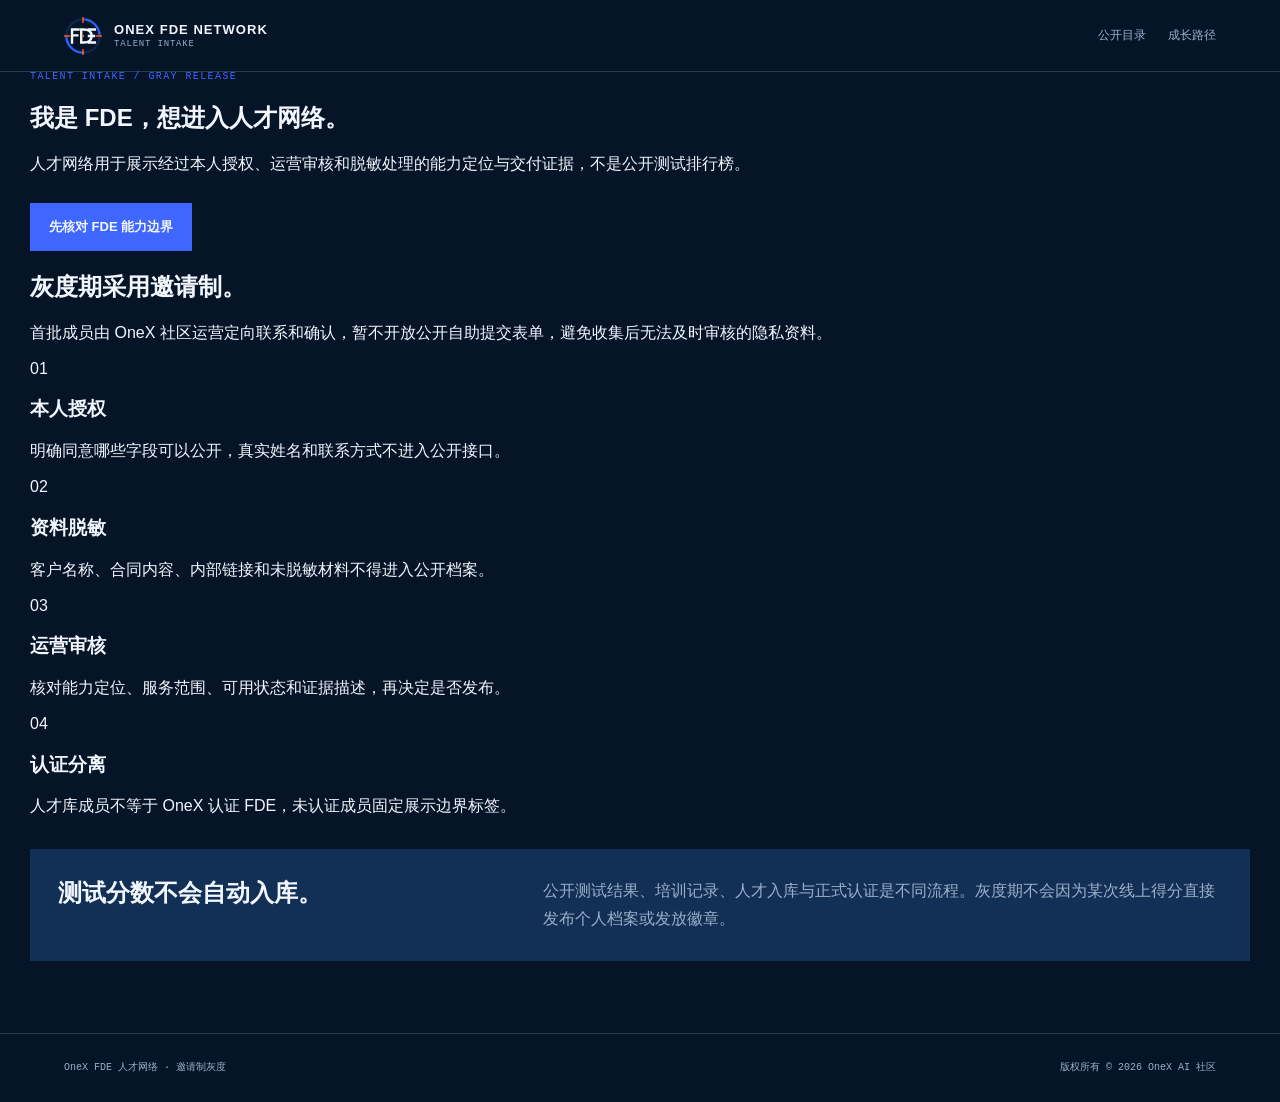
<file: talent/apply/index.html>
<!doctype html><html lang="zh-CN"><head>
  <meta charset="utf-8" /><meta name="viewport" content="width=device-width,initial-scale=1" />
  <meta name="robots" content="noindex,nofollow" /><title>申请加入 FDE 人才网络｜OneX</title><meta name="description" content="了解 OneX FDE 人才网络灰度期的邀请制入库方式、公开资料授权要求与未认证成员的展示边界。" />
  <link rel="canonical" href="https://fde.onex.plus/talent/apply/" /><link rel="icon" href="../../logo.svg" type="image/svg+xml" /><link rel="stylesheet" href="../../talents/talents.css" />
</head><body>
  <header class="network-header"><a class="network-brand" href="../../"><img src="../../logo.svg" alt="" /><span><strong>ONEX FDE NETWORK</strong><small>TALENT INTAKE</small></span></a><nav><a href="../../talents/">公开目录</a><a href="../../become-fde/">成长路径</a></nav></header>
  <main class="network-main"><section class="network-hero"><div><p class="page-code">TALENT INTAKE / GRAY RELEASE</p><h1>我是 FDE，想进入人才网络。</h1></div><div><p>人才网络用于展示经过本人授权、运营审核和脱敏处理的能力定位与交付证据，不是公开测试排行榜。</p><div class="network-hero-actions"><a class="network-button" href="../../fde-guide/">先核对 FDE 能力边界</a></div></div></section>
    <section class="network-section"><h2>灰度期采用邀请制。</h2><p>首批成员由 OneX 社区运营定向联系和确认，暂不开放公开自助提交表单，避免收集后无法及时审核的隐私资料。</p><div class="info-grid"><article><span>01</span><h3>本人授权</h3><p>明确同意哪些字段可以公开，真实姓名和联系方式不进入公开接口。</p></article><article><span>02</span><h3>资料脱敏</h3><p>客户名称、合同内容、内部链接和未脱敏材料不得进入公开档案。</p></article><article><span>03</span><h3>运营审核</h3><p>核对能力定位、服务范围、可用状态和证据描述，再决定是否发布。</p></article><article><span>04</span><h3>认证分离</h3><p>人才库成员不等于 OneX 认证 FDE，未认证成员固定展示边界标签。</p></article></div>
      <div class="boundary-panel"><strong>测试分数不会自动入库。</strong><p>公开测试结果、培训记录、人才入库与正式认证是不同流程。灰度期不会因为某次线上得分直接发布个人档案或发放徽章。</p></div></section>
  </main><footer class="network-footer"><span>OneX FDE 人才网络 · 邀请制灰度</span><span>版权所有 © 2026 OneX AI 社区</span></footer>
</body></html>
</file>
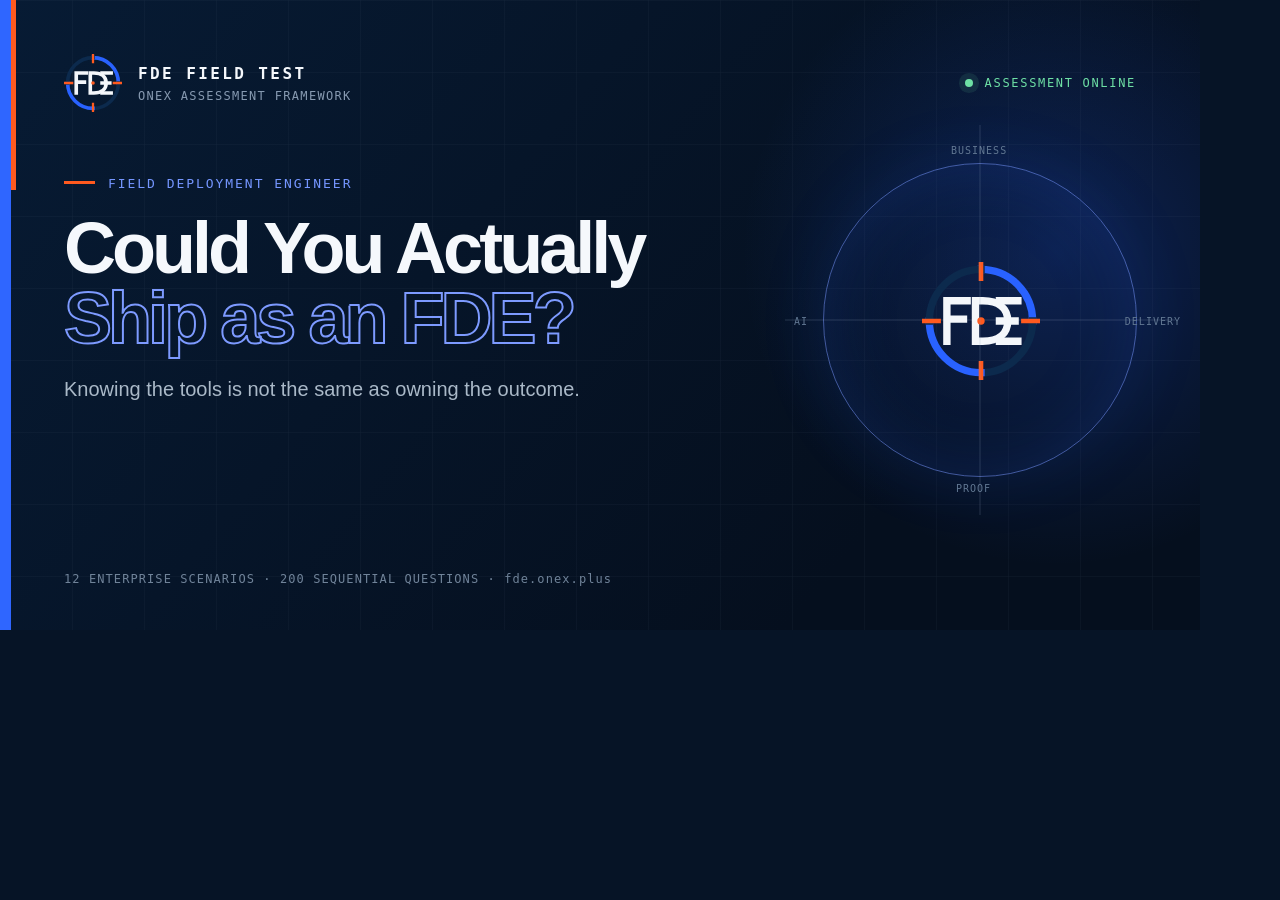
<file: assets/og-card-en.html>
<!doctype html><html lang="en"><head><meta charset="utf-8"><style>
*{box-sizing:border-box}html,body{margin:0;width:1200px;height:630px;overflow:hidden}body{background:#061426;color:#f5f8fc;font-family:Inter,Arial,sans-serif}.card{width:1200px;height:630px;padding:54px 64px;position:relative;background:radial-gradient(circle at 88% 40%,rgba(41,98,255,.23),transparent 28%),linear-gradient(130deg,#071b34 0%,#050f1e 76%)}.grid{position:absolute;inset:0;opacity:.1;background-image:linear-gradient(rgba(146,164,184,.45) 1px,transparent 1px),linear-gradient(90deg,rgba(146,164,184,.45) 1px,transparent 1px);background-size:72px 72px}.top{display:flex;justify-content:space-between;align-items:center;position:relative;z-index:2}.brand{display:flex;align-items:center;gap:16px}.brand img{width:58px;height:58px}.brand strong{display:block;font:700 16px/1.2 ui-monospace,monospace;letter-spacing:.15em}.brand small{display:block;margin-top:7px;color:#879ab1;font:12px/1 ui-monospace,monospace;letter-spacing:.11em}.status{color:#6ee0a5;font:12px/1 ui-monospace,monospace;letter-spacing:.14em}.status:before{content:"";display:inline-block;width:8px;height:8px;margin-right:12px;border-radius:50%;background:#6ee0a5;box-shadow:0 0 0 6px rgba(110,224,165,.1)}.copy{position:absolute;left:64px;top:177px;z-index:2}.eyebrow{margin:0 0 24px;color:#7596ff;font:13px/1 ui-monospace,monospace;letter-spacing:.15em}.eyebrow:before{content:"";display:inline-block;width:31px;height:3px;margin:0 13px 4px 0;background:#ff5a1f}.copy h1{max-width:790px;margin:0;font-size:72px;line-height:.97;letter-spacing:-.055em}.copy h1 em{color:transparent;-webkit-text-stroke:2px #7d9aff;font-style:normal}.deck{max-width:720px;margin:24px 0 0;color:#aab9c8;font-size:20px}.meta{position:absolute;left:64px;bottom:45px;z-index:2;color:#708399;font:12px/1 ui-monospace,monospace;letter-spacing:.09em}.ring{position:absolute;right:63px;top:163px;width:314px;height:314px;border:1px solid rgba(115,148,255,.55);border-radius:50%;box-shadow:inset 0 0 70px rgba(41,98,255,.17),0 0 70px rgba(41,98,255,.1)}.ring:before,.ring:after{content:"";position:absolute;left:50%;top:50%;background:rgba(146,164,184,.24);transform:translate(-50%,-50%)}.ring:before{width:390px;height:1px}.ring:after{width:1px;height:390px}.ring img{position:absolute;width:118px;height:118px;left:98px;top:98px}.axis{position:absolute;color:#617792;font:10px/1 ui-monospace,monospace;letter-spacing:.1em}.a{left:127px;top:-18px}.b{right:-45px;top:153px}.c{left:132px;bottom:-18px}.d{left:-30px;top:153px}.stripe{position:absolute;left:0;top:0;width:11px;height:630px;background:#2f66ff}.stripe:after{content:"";display:block;width:5px;height:190px;margin-left:11px;background:#ff5a1f}
</style></head><body><div class="card"><div class="grid"></div><div class="stripe"></div><div class="top"><div class="brand"><img src="../logo.svg" alt=""><div><strong>FDE FIELD TEST</strong><small>ONEX ASSESSMENT FRAMEWORK</small></div></div><div class="status">ASSESSMENT ONLINE</div></div><div class="copy"><p class="eyebrow">FIELD DEPLOYMENT ENGINEER</p><h1>Could You Actually<br><em>Ship as an FDE?</em></h1><p class="deck">Knowing the tools is not the same as owning the outcome.</p></div><div class="ring"><img src="../logo.svg" alt=""><span class="axis a">BUSINESS</span><span class="axis b">DELIVERY</span><span class="axis c">PROOF</span><span class="axis d">AI</span></div><div class="meta">12 ENTERPRISE SCENARIOS · 200 SEQUENTIAL QUESTIONS · fde.onex.plus</div></div></body></html>
</file>
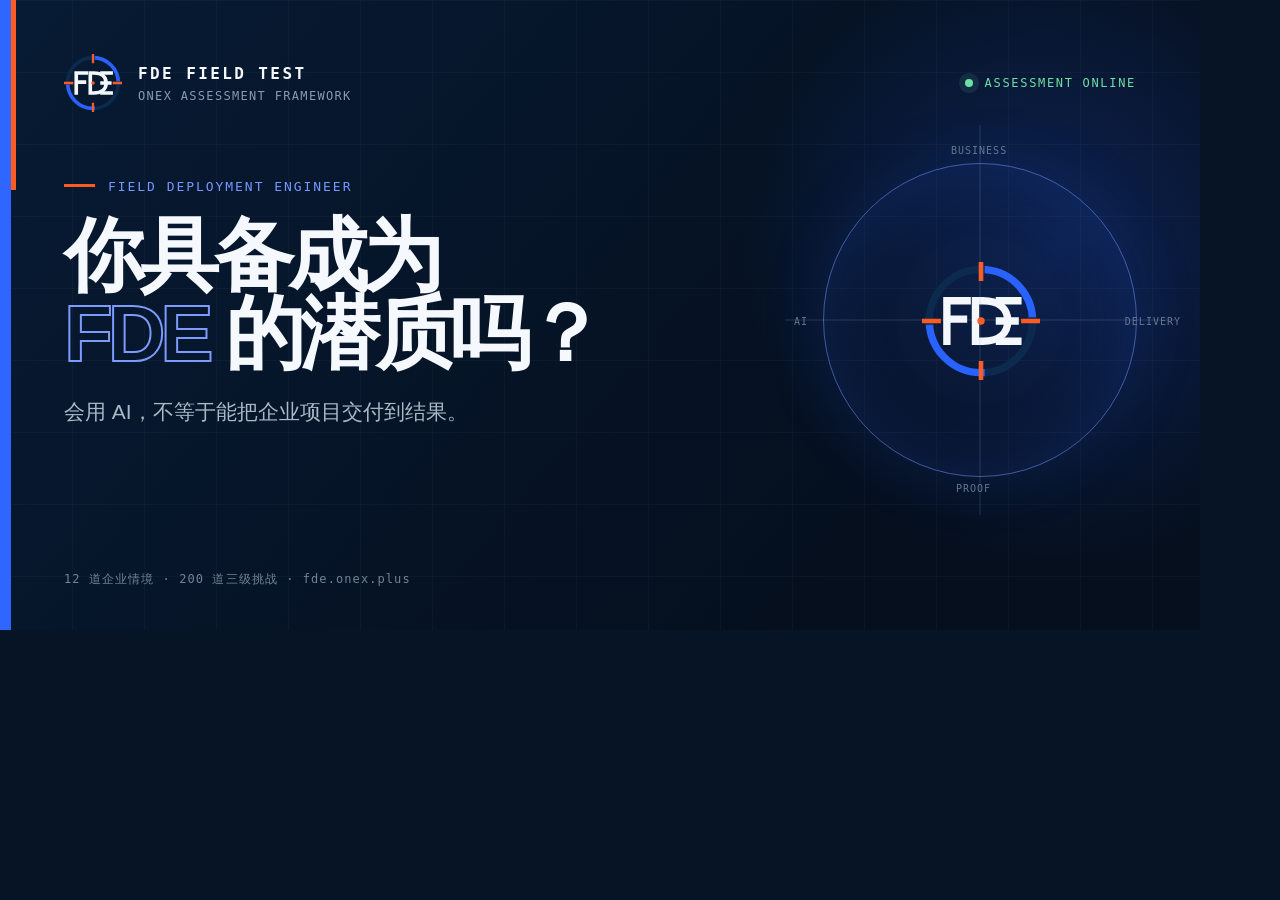
<file: assets/og-card-zh.html>
<!doctype html><html lang="zh-CN"><head><meta charset="utf-8"><style>
*{box-sizing:border-box}html,body{margin:0;width:1200px;height:630px;overflow:hidden}body{background:#061426;color:#f5f8fc;font-family:Inter,"PingFang SC","Microsoft YaHei",sans-serif}.card{width:1200px;height:630px;padding:54px 64px;position:relative;background:radial-gradient(circle at 88% 40%,rgba(41,98,255,.23),transparent 28%),linear-gradient(130deg,#071b34 0%,#050f1e 76%)}.grid{position:absolute;inset:0;opacity:.1;background-image:linear-gradient(rgba(146,164,184,.45) 1px,transparent 1px),linear-gradient(90deg,rgba(146,164,184,.45) 1px,transparent 1px);background-size:72px 72px}.top{display:flex;justify-content:space-between;align-items:center;position:relative;z-index:2}.brand{display:flex;align-items:center;gap:16px}.brand img{width:58px;height:58px}.brand strong{display:block;font:700 16px/1.2 ui-monospace,monospace;letter-spacing:.15em}.brand small{display:block;margin-top:7px;color:#879ab1;font:12px/1 ui-monospace,monospace;letter-spacing:.11em}.status{color:#6ee0a5;font:12px/1 ui-monospace,monospace;letter-spacing:.14em}.status:before{content:"";display:inline-block;width:8px;height:8px;margin-right:12px;border-radius:50%;background:#6ee0a5;box-shadow:0 0 0 6px rgba(110,224,165,.1)}.copy{position:absolute;left:64px;top:180px;z-index:2}.eyebrow{margin:0 0 24px;color:#7596ff;font:13px/1 ui-monospace,monospace;letter-spacing:.15em}.eyebrow:before{content:"";display:inline-block;width:31px;height:3px;margin:0 13px 4px 0;background:#ff5a1f}.copy h1{margin:0;font-size:80px;line-height:.98;letter-spacing:-.065em}.copy h1 em{color:transparent;-webkit-text-stroke:2px #7d9aff;font-style:normal}.deck{margin:24px 0 0;color:#aab9c8;font-size:21px}.meta{position:absolute;left:64px;bottom:45px;z-index:2;color:#708399;font:12px/1 ui-monospace,monospace;letter-spacing:.09em}.ring{position:absolute;right:63px;top:163px;width:314px;height:314px;border:1px solid rgba(115,148,255,.55);border-radius:50%;box-shadow:inset 0 0 70px rgba(41,98,255,.17),0 0 70px rgba(41,98,255,.1)}.ring:before,.ring:after{content:"";position:absolute;left:50%;top:50%;background:rgba(146,164,184,.24);transform:translate(-50%,-50%)}.ring:before{width:390px;height:1px}.ring:after{width:1px;height:390px}.ring img{position:absolute;width:118px;height:118px;left:98px;top:98px}.axis{position:absolute;color:#617792;font:10px/1 ui-monospace,monospace;letter-spacing:.1em}.a{left:127px;top:-18px}.b{right:-45px;top:153px}.c{left:132px;bottom:-18px}.d{left:-30px;top:153px}.stripe{position:absolute;left:0;top:0;width:11px;height:630px;background:#2f66ff}.stripe:after{content:"";display:block;width:5px;height:190px;margin-left:11px;background:#ff5a1f}
</style></head><body><div class="card"><div class="grid"></div><div class="stripe"></div><div class="top"><div class="brand"><img src="../logo.svg" alt=""><div><strong>FDE FIELD TEST</strong><small>ONEX ASSESSMENT FRAMEWORK</small></div></div><div class="status">ASSESSMENT ONLINE</div></div><div class="copy"><p class="eyebrow">FIELD DEPLOYMENT ENGINEER</p><h1>你具备成为<br><em>FDE</em> 的潜质吗？</h1><p class="deck">会用 AI，不等于能把企业项目交付到结果。</p></div><div class="ring"><img src="../logo.svg" alt=""><span class="axis a">BUSINESS</span><span class="axis b">DELIVERY</span><span class="axis c">PROOF</span><span class="axis d">AI</span></div><div class="meta">12 道企业情境 · 200 道三级挑战 · fde.onex.plus</div></div></body></html>
</file>
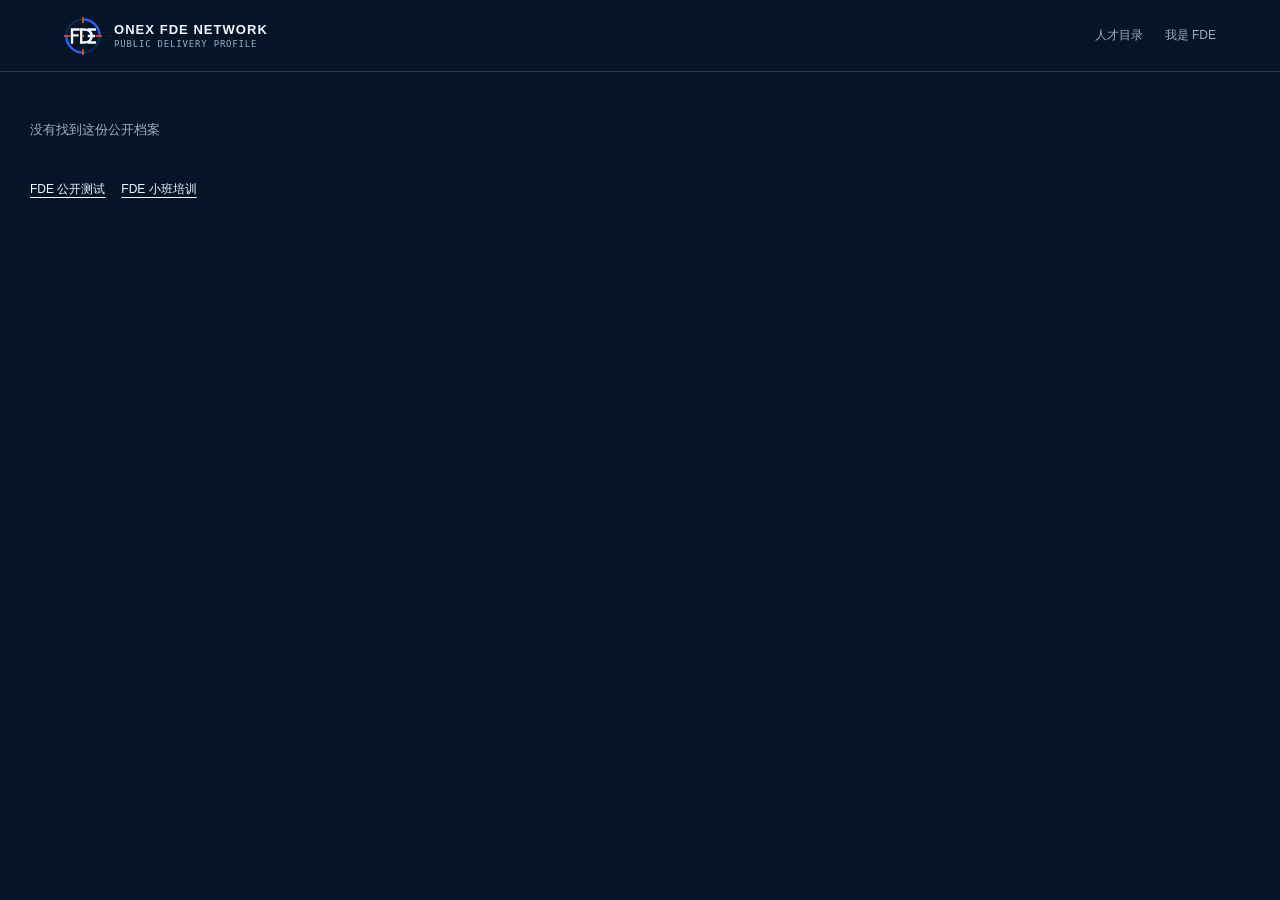
<file: talents/profile.html>
<!doctype html>
<html lang="zh-CN">
<head>
<meta charset="utf-8" />
<meta name="viewport" content="width=device-width,initial-scale=1" />
<title>FDE 工程师主页｜OneX FDE 人才网络</title>
<meta name="description" content="查看经本人授权、运营审核和脱敏处理的 OneX FDE 工程师公开交付能力主页。" />
<link id="profile-canonical" rel="canonical" href="https://fde.onex.plus/talents/" />
<link rel="icon" href="/logo.svg" type="image/svg+xml" />
<link rel="stylesheet" href="/talents/talents.css" />
</head>
<body>
<header class="network-header">
  <a class="network-brand" href="/"><img src="/logo.svg" alt="" /><span><strong>ONEX FDE NETWORK</strong><small>PUBLIC DELIVERY PROFILE</small></span></a>
  <nav><a href="/talents/">人才目录</a><a href="/talent/apply/">我是 FDE</a></nav>
</header>
<main class="network-main profile-main" id="main-content">
  <p id="profile-state" class="directory-state" role="status" aria-live="polite">正在读取经授权的公开档案…</p>
  <nav id="profile-recovery" class="network-recovery-links" aria-label="继续了解 FDE"><a id="profile-test-link" href="/">FDE 公开测试</a><a id="profile-training-link" href="/fde-training/">FDE 小班培训</a></nav>
  <article id="profile-content" class="profile-content" hidden>
    <header class="profile-hero">
      <div><a class="profile-back" href="/talents/">← 返回人才目录</a><p id="profile-code" class="page-code"></p><h1 id="profile-name"></h1><p id="profile-headline" class="profile-headline"></p></div>
      <aside class="profile-status-panel"><span id="profile-status"></span><strong id="profile-certification"></strong><span id="profile-delivery" class="talent-delivery"></span><div id="profile-meta" class="talent-meta"></div><div id="profile-tags" class="talent-tags"></div></aside>
    </header>
    <section class="delivery-trail" aria-label="交付能力说明">
      <article><p class="page-code">01 / PROBLEM</p><h2>我能解决的问题</h2><p id="profile-summary"></p></article>
      <article><p class="page-code">02 / PACKAGE</p><h2>标准服务包</h2><p id="profile-package"></p></article>
      <article><p class="page-code">03 / EVIDENCE</p><h2>可核验的脱敏证据</h2><p id="profile-evidence"></p></article>
      <article><p class="page-code">04 / BOUNDARY</p><h2>不适合的项目</h2><p id="profile-not-fit"></p></article>
    </section>
    <aside class="profile-privacy"><strong>公开边界</strong><p>公开页不展示真实姓名、手机、邮箱、微信、客户机密或精确考试分数。</p></aside>
    <section class="profile-conversion"><div><p class="page-code">MATCH WITH CONTEXT</p><h2>认证与交付状态</h2><p>公开测试、培训结业、人才入库、正式认证和项目交付记录分别核验、分别存储、分别展示，任何一项都不能替代另一项。</p></div><a id="profile-request-link" class="network-button" href="/enterprise/">带着这位 FDE 提交需求</a></section>
  </article>
</main>
<script type="module" src="/talents/profile.js"></script>
</body>
</html>
</file>
<file: talents/talents.css>
:root { color-scheme:dark; --navy-950:#061427; --navy-900:#0b1e37; --navy-800:#123055; --cobalt:#3f67ff; --ice:#f2f6ff; --mist:#9aaeca; --orange:#ff7248; --line:rgba(154,174,202,.24); --mono:"SFMono-Regular",Consolas,monospace; }
* { box-sizing: border-box; }
html { scroll-behavior: smooth; }
body { margin:0; background:var(--navy-950); color:var(--ice); font-family:Inter,"PingFang SC","Microsoft YaHei",sans-serif; }
a, button, input, select { font:inherit; }
a:focus-visible, button:focus-visible, input:focus-visible, select:focus-visible { outline:3px solid var(--orange); outline-offset:3px; }
.network-header { min-height:72px; padding:0 clamp(20px,5vw,72px); display:flex; align-items:center; justify-content:space-between; border-bottom:1px solid var(--line); }
.network-brand { display:flex; align-items:center; gap:12px; color:inherit; text-decoration:none; }
.network-brand img { width:38px; height:38px; }
.network-brand span { display:grid; gap:3px; }
.network-brand strong { font-size:13px; letter-spacing:.08em; }
.network-brand small { color:var(--mist); font:9px/1 var(--mono); letter-spacing:.09em; }
.network-header nav { display:flex; gap:22px; }
.network-header nav a { color:var(--mist); text-decoration:none; font-size:12px; }
.network-header nav a:hover { color:var(--ice); }
.network-main { width:min(1220px,calc(100% - 40px)); margin:0 auto; }
.page-code { margin:0 0 18px; color:var(--cobalt); font:10px/1 var(--mono); letter-spacing:.14em; }
.directory-hero { min-height:620px; display:grid; grid-template-columns:minmax(0,1.2fr) minmax(320px,.8fr); gap:clamp(42px,7vw,104px); align-items:center; border-bottom:1px solid var(--line); }
.directory-hero h1 { margin:0; max-width:820px; font-size:clamp(54px,7.4vw,106px); line-height:.92; letter-spacing:-.065em; }
.directory-hero h1 span { display:block; color:var(--mist); }
.directory-hero-copy > p:not(.page-code) { max-width:680px; margin:30px 0 0; color:var(--mist); font-size:15px; line-height:1.8; }
.network-hero-actions { margin-top:28px; display:flex; flex-wrap:wrap; gap:10px; }
.network-button { min-height:48px; padding:0 18px; display:inline-flex; align-items:center; justify-content:center; color:var(--ice); background:var(--cobalt); text-decoration:none; font-size:13px; font-weight:700; border:1px solid var(--cobalt); }
.network-button.secondary { color:var(--ice); background:transparent; border-color:var(--line); }
.match-console { padding:28px; background:var(--navy-900); border:1px solid var(--line); box-shadow:18px 18px 0 rgba(63,103,255,.12); }
.console-title { margin:0; color:var(--ice); font:11px/1 var(--mono); letter-spacing:.12em; }
.match-console dl { margin:26px 0; border-top:1px solid var(--line); }
.match-console dl div { display:grid; grid-template-columns:110px 1fr; gap:18px; padding:17px 0; border-bottom:1px solid var(--line); }
.match-console dt { color:var(--mist); font:10px/1.4 var(--mono); letter-spacing:.08em; }
.match-console dd { margin:0; font-size:13px; }
.match-console > p:last-child { margin:0; color:var(--orange); font:10px/1.5 var(--mono); letter-spacing:.08em; }
.talent-status-guide,.directory-section { padding:72px 0; border-bottom:1px solid var(--line); }
.talent-status-guide h2,.directory-section h2 { margin:0; font-size:clamp(34px,4.5vw,60px); line-height:1.05; letter-spacing:-.05em; }
.status-track { margin-top:36px; display:grid; grid-template-columns:repeat(4,1fr); border:1px solid var(--line); }
.status-track article { min-height:190px; padding:24px; border-right:1px solid var(--line); }
.status-track article:last-child { border-right:0; }
.status-track strong { font-size:16px; }
.status-track p { margin:72px 0 0; color:var(--mist); font-size:12px; line-height:1.65; }
.directory-section-head { display:grid; grid-template-columns:1.2fr .8fr; gap:40px; align-items:end; }
.directory-section-head > p { margin:0; color:var(--mist); line-height:1.8; }
.boundary-panel { margin:32px 0 72px; padding:28px; display:grid; grid-template-columns:.8fr 1.2fr; gap:32px; background:var(--navy-800); color:var(--ice); }
.boundary-panel strong { font-size:24px; }
.boundary-panel p { margin:0; color:var(--mist); line-height:1.75; }
.filter-bar { margin:50px 0 26px; padding:18px; display:grid; grid-template-columns:repeat(4,1fr) auto; gap:10px; border:1px solid var(--line); background:var(--navy-900); }
.filter-bar label { display:grid; gap:7px; color:var(--mist); font-size:11px; }
.filter-bar input,.filter-bar select { min-width:0; height:42px; padding:0 10px; border:1px solid var(--line); border-radius:0; background:var(--navy-950); color:var(--ice); }
.filter-bar button { align-self:end; height:42px; padding:0 20px; border:0; background:var(--cobalt); color:var(--ice); cursor:pointer; }
.directory-state { min-height:40px; color:var(--mist); font-size:13px; }
.talent-grid { display:grid; grid-template-columns:repeat(2,1fr); gap:14px; }
.talent-card { min-width:0; padding:28px; border:1px solid var(--line); background:var(--navy-900); }
.talent-card-top { display:grid; grid-template-columns:minmax(0,1fr) minmax(145px,auto); gap:8px 16px; align-items:start; }
.talent-card-code { color:var(--cobalt); font:10px/1 var(--mono); letter-spacing:.1em; }
.talent-status { color:var(--mist); font:10px/1.4 var(--mono); letter-spacing:.08em; }
.talent-card-top .talent-card-code { grid-column:1; grid-row:1 / span 3; }
.talent-card-top .talent-status,.talent-card-top .talent-certification,.talent-card-top .talent-delivery { grid-column:2; }
.talent-certification { padding:6px 8px; color:#ffb49a; border:1px solid #8d4f3a; font-size:10px; font-weight:700; }
.talent-certification { color:var(--orange); border-color:rgba(255,114,72,.5); }
.talent-certification.is-certified { color:#9cc7ff; border-color:rgba(63,103,255,.65); }
.talent-delivery { color:var(--mist); font:10px/1.4 var(--mono); }
.talent-delivery.is-verified { color:#82d8c2; }
.talent-card h2 { margin:42px 0 8px; font-size:27px; letter-spacing:-.035em; }
.talent-card h3 { margin:0; color:var(--mist); font-size:14px; font-weight:500; line-height:1.5; }
.talent-meta,.talent-tags { margin-top:22px; display:flex; flex-wrap:wrap; gap:7px; }
.talent-meta span,.talent-tags span { padding:6px 8px; background:var(--navy-800); color:#c6d4e7; font-size:10px; }
.talent-card dl { margin:26px 0 0; display:grid; gap:16px; }
.talent-card dt { color:var(--cobalt); font:9px/1 var(--mono); letter-spacing:.1em; }
.talent-card dd { margin:6px 0 0; color:var(--mist); font-size:13px; line-height:1.7; }
.talent-evidence { margin:18px 0 0; padding-top:18px; color:var(--mist); border-top:1px solid var(--line); font-size:13px; line-height:1.7; }
.talent-evidence > * { display:block; }
.talent-evidence-label { margin-bottom:7px; color:var(--cobalt); font:9px/1 var(--mono); letter-spacing:.1em; }
.network-recovery-links { margin-top:20px; display:flex; flex-wrap:wrap; gap:16px; }
.network-recovery-links[hidden] { display:none; }
.network-recovery-links a { color:var(--ice); font-size:12px; text-underline-offset:4px; }
.talent-profile-link { margin-top:24px; min-height:46px; display:inline-flex; align-items:center; color:var(--ice); text-decoration:none; border-bottom:1px solid var(--cobalt); }
.talent-profile-link::after { content:'↗'; margin-left:12px; color:var(--cobalt); }
.empty-panel { padding:48px; border:1px dashed var(--line); text-align:center; color:var(--mist); }
.empty-panel button { margin-top:16px; padding:10px 16px; border:1px solid var(--line); background:transparent; color:var(--ice); cursor:pointer; }
.network-next-actions { display:grid; grid-template-columns:1fr 1fr; border-top:1px solid var(--line); }
.network-next-actions article { min-height:320px; padding:48px; border-right:1px solid var(--line); }
.network-next-actions article:last-child { border-right:0; }
.network-next-actions h2 { max-width:430px; margin:52px 0 32px; font-size:clamp(30px,4vw,52px); line-height:1.05; letter-spacing:-.045em; }
.network-next-actions a { color:var(--ice); font-size:13px; font-weight:700; text-underline-offset:5px; }
.network-footer { padding:26px clamp(20px,5vw,72px); display:flex; justify-content:space-between; gap:20px; color:var(--mist); border-top:1px solid var(--line); font:10px/1.6 var(--mono); }
.profile-main { padding-top:36px; }
.profile-content[hidden] { display:none; }
.profile-content { overflow-wrap:anywhere; }
.profile-back { color:var(--mist); font-size:12px; text-decoration:none; }
.profile-hero > *,.delivery-trail article,.profile-conversion > * { min-width:0; }
.profile-hero { min-height:560px; display:grid; grid-template-columns:minmax(0,1.25fr) minmax(300px,.75fr); gap:72px; align-items:center; border-bottom:1px solid var(--line); }
.profile-hero .page-code { margin-top:48px; }
.profile-hero h1 { margin:20px 0; font-size:clamp(54px,7vw,96px); line-height:.94; letter-spacing:-.06em; }
.profile-headline { max-width:760px; color:var(--mist); font-size:clamp(20px,2vw,30px); line-height:1.45; }
.profile-status-panel { padding:28px; background:var(--navy-900); border-left:3px solid var(--cobalt); }
.profile-status-panel > span,.profile-status-panel > strong { display:block; }
.profile-status-panel > span { color:var(--mist); font:10px/1.4 var(--mono); letter-spacing:.08em; }
.profile-status-panel > strong { margin-top:14px; color:var(--orange); font-size:18px; }
.profile-status-panel .talent-delivery { margin-top:12px; }
.delivery-trail { display:grid; grid-template-columns:repeat(2,1fr); border-bottom:1px solid var(--line); }
.delivery-trail article { min-height:320px; padding:48px; border-right:1px solid var(--line); border-bottom:1px solid var(--line); }
.delivery-trail article:nth-child(2n) { border-right:0; }
.delivery-trail h2 { margin:18px 0 30px; font-size:clamp(28px,3vw,44px); }
.delivery-trail article > p:last-child { color:var(--mist); line-height:1.85; }
.profile-conversion { padding:72px 0; display:grid; grid-template-columns:1fr auto; gap:48px; align-items:end; }
.profile-conversion h2 { margin:18px 0; font-size:clamp(30px,4vw,52px); }
.profile-conversion div > p:last-child { max-width:760px; color:var(--mist); line-height:1.8; }
.profile-privacy { margin:0 0 72px; padding:28px; border:1px solid var(--line); background:var(--navy-900); }
.profile-privacy p { margin:10px 0 0; color:var(--mist); line-height:1.8; }
@media (max-width:850px) { .directory-hero { grid-template-columns:1fr; padding:72px 0; } .status-track { grid-template-columns:1fr 1fr; } .status-track article:nth-child(2) { border-right:0; } .directory-section-head { grid-template-columns:1fr; } .filter-bar { grid-template-columns:1fr 1fr; } .filter-bar button { grid-column:1/-1; } .talent-grid { grid-template-columns:1fr; } .profile-hero,.profile-conversion { grid-template-columns:1fr; } .delivery-trail { grid-template-columns:1fr; } .delivery-trail article { border-right:0; } }
@media (max-width:560px) { .network-header nav { display:none; } .network-main { width:min(100% - 28px,1220px); } .directory-hero h1 { font-size:52px; } .status-track,.network-next-actions { grid-template-columns:1fr; } .network-next-actions article,.status-track article { border-right:0; border-bottom:1px solid var(--line); } .boundary-panel { grid-template-columns:1fr; } .filter-bar { grid-template-columns:1fr; } .talent-card { padding:20px; } .talent-card-top { grid-template-columns:1fr; } .talent-card-top .talent-card-code,.talent-card-top .talent-status,.talent-card-top .talent-certification,.talent-card-top .talent-delivery { grid-column:1; grid-row:auto; } .network-footer { flex-direction:column; } }
@media (prefers-reduced-motion: reduce) { *,*::before,*::after { scroll-behavior:auto !important; transition-duration:.01ms !important; animation-duration:.01ms !important; animation-iteration-count:1 !important; } }
</file>
<file: styles.css>
:root {
  color-scheme: dark;
  --navy-950: #030b17;
  --navy-900: #07162b;
  --navy-800: #0c2a4d;
  --cobalt: #2962ff;
  --cobalt-soft: #7394ff;
  --orange: #ff5a1f;
  --white: #f4f7fb;
  --steel: #92a4b8;
  --steel-dark: #51657c;
  --line: rgba(146, 164, 184, 0.22);
  --ink: #0a182a;
  --paper: #eef3f8;
  --mono: "SFMono-Regular", "Roboto Mono", Consolas, "Liberation Mono", monospace;
  --sans: Inter, "SF Pro Display", "PingFang SC", "Microsoft YaHei", sans-serif;
}

* { box-sizing: border-box; }
html { scroll-behavior: smooth; }
body { margin: 0; min-width: 320px; min-height: 100vh; background: var(--navy-900); color: var(--white); font-family: var(--sans); }
button, input { font: inherit; }
button { color: inherit; }
button:focus-visible, a:focus-visible, input:focus-visible { outline: 3px solid var(--orange); outline-offset: 4px; }
[hidden] { display: none !important; }
.sr-only { position: absolute; width: 1px; height: 1px; padding: 0; margin: -1px; overflow: hidden; clip: rect(0, 0, 0, 0); white-space: nowrap; border: 0; }
.noise { position: fixed; inset: 0; pointer-events: none; z-index: 30; opacity: .035; background-image: url("data:image/svg+xml,%3Csvg viewBox='0 0 220 220' xmlns='http://www.w3.org/2000/svg'%3E%3Cfilter id='n'%3E%3CfeTurbulence type='fractalNoise' baseFrequency='.9' numOctaves='3' stitchTiles='stitch'/%3E%3C/filter%3E%3Crect width='100%25' height='100%25' filter='url(%23n)' opacity='.9'/%3E%3C/svg%3E"); }

.site-header { min-height: 78px; padding: 0 clamp(20px, 4vw, 64px); display: flex; align-items: center; justify-content: space-between; border-bottom: 1px solid var(--line); background: rgba(7, 22, 43, .9); backdrop-filter: blur(18px); position: relative; z-index: 10; }
.brand { display: inline-flex; align-items: center; gap: 12px; color: inherit; text-decoration: none; }
.brand img { width: 42px; height: 42px; }
.brand-lockup { display: grid; gap: 3px; }
.brand-lockup strong { font-family: var(--mono); letter-spacing: .1em; font-size: 13px; }
.brand-lockup small { color: var(--steel); font-size: 10px; letter-spacing: .08em; }
.header-tools { display: flex; align-items: center; gap: 18px; }
.locale-switch { min-width: 38px; height: 30px; padding: 0 9px; display: inline-grid; place-items: center; border: 1px solid rgba(115, 148, 255, .38); color: var(--cobalt-soft); text-decoration: none; font: 700 10px/1 var(--mono); letter-spacing: .1em; transition: color .18s ease, border-color .18s ease, background .18s ease; }
.locale-switch:hover { color: var(--white); border-color: var(--cobalt-soft); background: rgba(41, 98, 255, .13); }
.header-status { display: flex; align-items: center; gap: 9px; color: var(--steel); font: 10px/1 var(--mono); letter-spacing: .1em; }
.status-light { width: 7px; height: 7px; border-radius: 50%; background: #69e7a2; box-shadow: 0 0 0 4px rgba(105, 231, 162, .1); }

main { min-height: calc(100vh - 140px); }
.view { width: min(100%, 1600px); margin: 0 auto; }
.landing-view { padding: 0 clamp(20px, 4vw, 64px) 72px; }
.hero-grid { min-height: 680px; display: grid; grid-template-columns: minmax(0, 1.06fr) minmax(430px, .94fr); align-items: center; gap: clamp(30px, 5vw, 90px); position: relative; }
.hero-grid::before { content: ""; position: absolute; width: 1px; top: 0; bottom: 0; left: 61%; background: linear-gradient(transparent, var(--line) 20%, var(--line) 80%, transparent); }
.hero-copy { padding: 64px 0; position: relative; z-index: 2; }
.eyebrow { margin: 0 0 28px; display: flex; align-items: center; gap: 26px; color: var(--cobalt-soft); font: 11px/1.2 var(--mono); letter-spacing: .12em; }
.eyebrow span:first-child { padding-left: 36px; position: relative; }
.eyebrow span:first-child::before { content: ""; position: absolute; left: 0; top: 50%; width: 24px; height: 2px; background: var(--orange); }
.hero-copy h1, .result-head h2, .pro-view > h1 { margin: 0; font-size: clamp(54px, 6.2vw, 104px); line-height: .94; letter-spacing: -.065em; font-weight: 780; }
.hero-copy h1 em { color: transparent; -webkit-text-stroke: 2px var(--cobalt-soft); font-style: normal; letter-spacing: -.01em; }
.hero-deck { margin: 32px 0 0; color: var(--white); font-size: clamp(20px, 2vw, 30px); font-weight: 700; }
.hero-intro { max-width: 660px; margin: 16px 0 0; color: var(--steel); font-size: 16px; line-height: 1.85; }
.hero-actions { margin-top: 34px; display: flex; align-items: center; flex-wrap: wrap; gap: 22px; }
.primary-cta, .next-button { min-height: 58px; border: 0; padding: 0 22px; display: inline-flex; align-items: center; justify-content: space-between; gap: 38px; background: var(--cobalt); color: #fff; font-weight: 750; cursor: pointer; box-shadow: inset 0 0 0 1px rgba(255,255,255,.18); transition: transform .18s ease, background .18s ease; }
.primary-cta:hover, .next-button:hover { transform: translateY(-2px); background: #3d72ff; }
.button-code { color: rgba(255,255,255,.66); font: 10px/1 var(--mono); }
.text-button, .back-link { border: 0; padding: 8px 0; background: transparent; color: var(--steel); cursor: pointer; font-size: 13px; }
.text-button:hover, .back-link:hover { color: var(--white); }
.hero-notes { margin-top: 38px; display: flex; flex-wrap: wrap; gap: 9px 20px; color: var(--steel-dark); font: 10px/1.4 var(--mono); letter-spacing: .06em; text-transform: uppercase; }
.hero-notes span::before { content: "/"; margin-right: 8px; color: var(--orange); }

.calibration-stage { min-height: 590px; display: grid; place-items: center; position: relative; overflow: hidden; }
.calibration-ring { width: min(35vw, 470px); aspect-ratio: 1; border: 1px solid rgba(115, 148, 255, .5); border-radius: 50%; display: grid; place-items: center; position: relative; box-shadow: inset 0 0 90px rgba(41, 98, 255, .12), 0 0 120px rgba(41, 98, 255, .08); }
.calibration-ring::before, .calibration-ring::after { content: ""; position: absolute; background: rgba(146, 164, 184, .22); }
.calibration-ring::before { width: calc(100% + 120px); height: 1px; }
.calibration-ring::after { height: calc(100% + 120px); width: 1px; }
.tick-ring { position: absolute; inset: 24px; border-radius: 50%; background: repeating-conic-gradient(from -1deg, rgba(146,164,184,.5) 0 1deg, transparent 1deg 10deg); mask: radial-gradient(circle, transparent 0 79%, #000 80% 84%, transparent 85%); }
.hero-logo { width: 44%; height: 44%; filter: drop-shadow(0 0 28px rgba(41,98,255,.22)); z-index: 2; }
.scan-line { position: absolute; width: 48%; height: 48%; top: 50%; left: 50%; transform-origin: 0 0; background: conic-gradient(from 0deg, rgba(41,98,255,.22), transparent 52deg); border-radius: 0 0 100% 0; animation: scan 8s linear infinite; }
.orbit { position: absolute; border: 1px dashed rgba(146,164,184,.18); border-radius: 50%; }
.orbit-a { width: 560px; aspect-ratio: 1; }
.orbit-b { width: 680px; aspect-ratio: 1; }
.axis-label { position: absolute; padding: 4px 8px; background: var(--navy-900); color: var(--steel); font: 9px/1 var(--mono); letter-spacing: .08em; z-index: 2; }
.axis-top { top: -8px; }.axis-right { right: -27px; }.axis-bottom { bottom: -8px; }.axis-left { left: -13px; }
.telemetry { position: absolute; display: grid; gap: 5px; font-family: var(--mono); }
.telemetry small { color: var(--steel-dark); font-size: 9px; letter-spacing: .14em; }
.telemetry strong { font-size: 12px; letter-spacing: .08em; }
.telemetry-top { top: 60px; right: 20px; text-align: right; }.telemetry-bottom { bottom: 52px; left: 20px; }
@keyframes scan { to { transform: rotate(360deg); } }

.dimension-strip { display: grid; grid-template-columns: repeat(5, 1fr); border: 1px solid var(--line); }
.dimension-strip article { min-height: 164px; padding: 22px; border-right: 1px solid var(--line); transition: background .2s ease; }
.dimension-strip article:last-child { border-right: 0; }
.dimension-strip article:hover { background: rgba(41,98,255,.07); }
.dimension-strip span, .section-code, .insight-card > span, .radar-card header span, .pro-grid article > span, .share-copy > span { color: var(--cobalt-soft); font: 9px/1 var(--mono); letter-spacing: .12em; }
.dimension-strip strong { display: block; margin-top: 34px; font-size: 16px; }
.dimension-strip p { margin: 8px 0 0; color: var(--steel); font-size: 12px; line-height: 1.65; }
.truth-panel { padding: 110px 0 58px; display: grid; grid-template-columns: .4fr 1.3fr .8fr; gap: 46px; align-items: start; }
.section-code { margin: 8px 0 0; }
.truth-panel h2 { margin: 0; font-size: clamp(30px, 3.5vw, 52px); line-height: 1.18; letter-spacing: -.035em; }
.truth-copy { padding-top: 8px; }
.truth-copy p { margin: 0; color: var(--steel); line-height: 1.8; font-size: 14px; }
.truth-copy .sharp { margin-top: 22px; color: var(--white); font-weight: 700; }
.fde-reference-preview { margin-top: 74px; padding: 34px 0; display: grid; grid-template-columns: .55fr 1.55fr auto; align-items: center; gap: clamp(24px,5vw,72px); border-top: 1px solid var(--line); border-bottom: 1px solid var(--line); }
.fde-reference-preview h2 { margin: 0; font-size: clamp(28px,3vw,46px); line-height: 1.08; letter-spacing: -.04em; }
.fde-reference-preview p:not(.section-code) { max-width: 720px; margin: 14px 0 0; color: var(--steel); font-size: 14px; line-height: 1.75; }
.fde-reference-actions { display: grid; gap: 10px; }
.fde-reference-actions a { min-height: 48px; padding: 0 18px; display: inline-flex; align-items: center; border: 1px solid rgba(115,148,255,.48); color: var(--cobalt-soft); text-decoration: none; font-size: 12px; white-space: nowrap; }

.quiz-view { min-height: calc(100vh - 78px); padding: 40px clamp(20px, 5vw, 84px) 80px; }
.quiz-topbar { display: flex; justify-content: space-between; align-items: center; }
.progress-meta { display: flex; gap: 32px; color: var(--steel); font: 10px/1 var(--mono); letter-spacing: .1em; }
.progress-track { height: 2px; margin-top: 22px; background: rgba(146,164,184,.16); }
.progress-track span { display: block; width: 8.33%; height: 100%; background: var(--orange); transition: width .35s ease; }
.question-layout { width: min(1180px, 100%); margin: 56px auto 0; display: grid; grid-template-columns: 130px 1fr; gap: 54px; }
.question-index { border-right: 1px solid var(--line); }
.question-index > span { display: block; color: transparent; -webkit-text-stroke: 1px var(--cobalt-soft); font: 92px/.8 var(--mono); letter-spacing: -.12em; }
.question-index small { display: block; margin-top: 22px; color: var(--steel-dark); font: 9px/1.5 var(--mono); letter-spacing: .14em; }
.scenario-label { margin: 0 0 14px; color: var(--orange); font: 10px/1 var(--mono); letter-spacing: .12em; }
.scenario { max-width: 780px; margin: 0; color: var(--steel); font-size: 16px; line-height: 1.75; }
.question-panel h2 { max-width: 900px; margin: 22px 0 34px; font-size: clamp(30px, 3.8vw, 56px); line-height: 1.14; letter-spacing: -.04em; }
.options-list { margin: 0; padding: 0; border: 0; display: grid; grid-template-columns: repeat(2, minmax(0, 1fr)); gap: 12px; }
.option-label { min-height: 100px; display: flex; align-items: center; gap: 18px; padding: 18px; border: 1px solid var(--line); background: rgba(3,11,23,.35); cursor: pointer; transition: border .18s ease, background .18s ease, transform .18s ease; }
.option-label:hover { border-color: var(--cobalt-soft); transform: translateY(-1px); }
.option-label:has(input:checked) { border-color: var(--cobalt); background: rgba(41,98,255,.14); box-shadow: inset 4px 0 0 var(--cobalt); }
.option-key { flex: 0 0 auto; width: 34px; height: 34px; display: grid; place-items: center; border: 1px solid var(--steel-dark); color: var(--steel); font: 12px/1 var(--mono); }
.option-label:has(input:checked) .option-key { border-color: var(--orange); color: var(--white); background: var(--orange); }
.option-copy { color: #dbe5f1; font-size: 14px; line-height: 1.55; }
.question-error { min-height: 22px; margin: 14px 0 0; color: #ff9873; font-size: 12px; }
.quiz-controls { margin-top: 24px; display: grid; grid-template-columns: auto 1fr auto; gap: 22px; align-items: center; }
.secondary-button { min-height: 48px; padding: 0 18px; border: 1px solid var(--line); background: transparent; color: var(--steel); cursor: pointer; }
.secondary-button:hover { border-color: var(--cobalt-soft); color: var(--white); }
.secondary-button:disabled { opacity: .35; cursor: not-allowed; }
.keyboard-hint { justify-self: center; color: var(--steel-dark); font: 9px/1 var(--mono); letter-spacing: .08em; }

.result-view { background: var(--paper); color: var(--ink); padding: 70px clamp(20px, 5vw, 84px) 90px; }
.result-view .eyebrow { color: #3155be; }
.result-head { display: grid; grid-template-columns: 1fr auto; gap: 50px; align-items: center; padding-bottom: 54px; border-bottom: 1px solid rgba(10,24,42,.18); }
.evidence-badge { width: fit-content; margin: 0 0 22px; padding: 7px 11px; display: flex; align-items: center; gap: 8px; border: 1px solid rgba(10,24,42,.22); color: #3c526d; font: 10px/1 var(--mono); letter-spacing: .08em; }
.evidence-badge span { width: 7px; height: 7px; border-radius: 50%; background: var(--orange); }
.result-head h2 { max-width: 820px; font-size: clamp(52px, 7vw, 96px); }
.result-verdict { max-width: 720px; margin: 20px 0 0; color: #4b617a; font-size: 17px; line-height: 1.7; }
.score-dial { width: min(28vw, 300px); aspect-ratio: 1; position: relative; }
.score-dial svg { width: 100%; height: 100%; transform: rotate(-90deg); }
.dial-track, .dial-progress { fill: none; stroke-width: 8; }
.dial-track { stroke: rgba(10,24,42,.1); }
.dial-progress { stroke: var(--cobalt); stroke-linecap: square; stroke-dasharray: 578; stroke-dashoffset: 578; transition: stroke-dashoffset 1s cubic-bezier(.2,.8,.2,1); }
.dial-notch { stroke: var(--orange); stroke-width: 4; fill: none; }
.score-dial > div { position: absolute; inset: 0; display: grid; place-content: center; text-align: center; }
.score-dial strong { font: 78px/.85 var(--mono); letter-spacing: -.08em; }
.score-dial span { color: #70849a; font: 11px/1 var(--mono); }
.score-dial small { margin-top: 10px; color: #3c526d; font-size: 12px; }
.result-grid { margin-top: 40px; display: grid; grid-template-columns: minmax(0, 1.3fr) minmax(320px, .7fr); gap: 16px; }
.radar-card, .insight-card { border: 1px solid rgba(10,24,42,.16); background: #f8fafc; }
.radar-card { padding: 24px; }
.radar-card header { display: flex; justify-content: space-between; }
.radar-card header strong { font-size: 15px; }
.radar-card canvas { display: block; width: 100%; height: auto; max-height: 430px; }
.dimension-scores { display: grid; grid-template-columns: repeat(5, 1fr); border-top: 1px solid rgba(10,24,42,.12); }
.dimension-scores div { padding: 14px 8px 2px; border-right: 1px solid rgba(10,24,42,.12); }
.dimension-scores div:last-child { border-right: 0; }
.dimension-scores span { display: block; color: #647991; font-size: 10px; }
.dimension-scores strong { display: block; margin-top: 6px; font: 22px/1 var(--mono); }
.result-insights { display: grid; grid-template-rows: repeat(3, 1fr); gap: 16px; }
.insight-card { padding: 24px; }
.insight-card h2 { margin: 28px 0 8px; font-size: 20px; }
.insight-card p { margin: 0; color: #4d627a; font-size: 13px; line-height: 1.7; }
.exposure-card { background: var(--ink); color: var(--white); border-color: var(--ink); }
.exposure-card p { color: #aebdce; }
.exposure-card > span { color: #ff8a60; }
.result-actions { margin-top: 24px; display: flex; flex-wrap: wrap; align-items: center; gap: 12px; }
.training-result-link { min-height: 48px; padding: 0 18px; display: inline-flex; align-items: center; justify-content: center; border: 1px solid #3155be; color: #3155be; text-decoration: none; font-size: 13px; font-weight: 700; }
.training-result-link:hover { background: #3155be; color: #f4f7fb; }
.secondary-button.light { border-color: rgba(10,24,42,.2); color: #3b526c; }
.text-button.light { color: #536b85; }
.share-panel { margin-top: 34px; padding-top: 34px; border-top: 1px solid rgba(10,24,42,.16); display: grid; grid-template-columns: minmax(280px,.7fr) minmax(300px,1fr); gap: 44px; align-items: center; }
.share-preview { max-width: 440px; padding: 12px; background: #dfe7f0; transform: rotate(-1.2deg); box-shadow: 0 20px 60px rgba(10,24,42,.16); }
.share-preview canvas { display: block; width: 100%; height: auto; background: var(--navy-900); }
.share-copy h2 { margin: 18px 0; font-size: clamp(34px,4vw,58px); line-height: 1.12; letter-spacing: -.04em; }
.share-copy p { max-width: 620px; margin: 0 0 28px; color: #4d627a; line-height: 1.75; }

.pro-view { min-height: calc(100vh - 78px); padding: 54px clamp(20px, 6vw, 100px) 90px; }
.pro-view .eyebrow { margin-top: 60px; }
.pro-view > h1 { max-width: 1000px; }
.pro-lead { max-width: 760px; margin: 28px 0 0; color: var(--steel); font-size: 17px; line-height: 1.8; }
.pro-grid { margin-top: 60px; display: grid; grid-template-columns: repeat(4, 1fr); border: 1px solid var(--line); }
.pro-grid article { min-height: 230px; padding: 24px; border-right: 1px solid var(--line); }
.pro-grid article:last-child { border-right: 0; }
.pro-grid article > span { color: var(--orange); font-size: 12px; }
.pro-grid h2 { margin: 70px 0 10px; font-size: 20px; }
.pro-grid p { margin: 0; color: var(--steel); font-size: 13px; line-height: 1.65; }
.pro-proof { margin: 24px 0; display: grid; grid-template-columns: 170px 170px 1fr; gap: 1px; background: var(--line); border: 1px solid var(--line); }
.pro-proof > * { margin: 0; padding: 22px; background: var(--navy-900); }
.pro-proof div { display: grid; gap: 7px; }
.pro-proof span { color: var(--steel-dark); font: 9px/1 var(--mono); letter-spacing: .1em; }
.pro-proof strong { font: 36px/1 var(--mono); }
.pro-proof small, .pro-proof p { color: var(--steel); font-size: 11px; line-height: 1.6; }

.network-entry { margin-top: 88px; padding: 62px 0 24px; border-top: 1px solid var(--line); }
.network-entry[hidden] { display: none; }
.network-entry-head { display: grid; grid-template-columns: .7fr 1.15fr 1fr; gap: 34px; align-items: start; }
.network-entry-head h2 { margin: 0; max-width: 600px; font-size: clamp(36px, 4.7vw, 66px); line-height: 1.04; letter-spacing: -.055em; }
.network-entry-head > p:last-child { margin: 3px 0 0; color: var(--steel); line-height: 1.75; }
.network-entry-grid { margin-top: 42px; display: grid; grid-template-columns: repeat(3, 1fr); border: 1px solid var(--line); }
.network-entry-grid a { min-height: 320px; padding: 28px; display: flex; flex-direction: column; color: var(--white); text-decoration: none; border-right: 1px solid var(--line); transition: background .2s ease, transform .2s ease; }
.network-entry-grid a:last-child { border-right: 0; }
.network-entry-grid a:hover { background: rgba(41, 98, 255, .12); transform: translateY(-3px); }
.network-entry-grid span { color: var(--cobalt-soft); font: 10px/1 var(--mono); letter-spacing: .12em; }
.network-entry-grid h3 { margin: auto 0 15px; font-size: 28px; letter-spacing: -.035em; }
.network-entry-grid p { margin: 0 0 24px; color: var(--steel); font-size: 13px; line-height: 1.7; }
.network-entry-grid strong { color: #aebcff; font-size: 12px; }
.network-boundary { margin: 18px 0 0; padding: 18px 20px; border-left: 3px solid var(--orange); background: rgba(255, 109, 58, .06); color: var(--steel); font-size: 12px; line-height: 1.7; }
.network-boundary strong { color: var(--white); }

footer { min-height: 62px; padding: 0 clamp(20px, 4vw, 64px); display: flex; align-items: center; justify-content: space-between; gap: 20px; border-top: 1px solid var(--line); background: var(--navy-950); color: var(--steel-dark); font: 9px/1.5 var(--mono); letter-spacing: .09em; }

@media (max-width: 1050px) {
  .hero-grid { grid-template-columns: 1fr 390px; }
  .hero-grid::before { display: none; }
  .dimension-strip { grid-template-columns: repeat(3, 1fr); }
  .dimension-strip article { border-bottom: 1px solid var(--line); }
  .truth-panel { grid-template-columns: 1fr 2fr; }
  .truth-copy { grid-column: 2; }
  .result-grid { grid-template-columns: 1fr; }
  .result-insights { grid-template-columns: repeat(3,1fr); grid-template-rows: auto; }
  .pro-grid { grid-template-columns: repeat(2, 1fr); }
  .pro-grid article { border-bottom: 1px solid var(--line); }
  .network-entry-head { grid-template-columns: 1fr 1.5fr; }
  .network-entry-head > p:last-child { grid-column: 2; }
}

@media (max-width: 760px) {
  .site-header { min-height: 66px; }
  .brand img { width: 34px; height: 34px; }
  .brand-lockup small, .header-status span:last-child { display: none; }
  .header-tools { gap: 12px; }
  .hero-grid { min-height: auto; grid-template-columns: 1fr; gap: 0; }
  .hero-copy { padding: 58px 0 20px; }
  .eyebrow { align-items: flex-start; flex-direction: column; gap: 9px; }
  .hero-copy h1 { font-size: clamp(48px, 15vw, 72px); }
  .hero-intro { font-size: 14px; }
  .hero-actions { align-items: stretch; flex-direction: column; }
  .primary-cta { width: 100%; }
  .text-button { align-self: flex-start; }
  .calibration-stage { min-height: 430px; }
  .calibration-ring { width: min(78vw, 350px); }
  .orbit-a { width: 390px; }.orbit-b { width: 480px; }
  .telemetry-top { top: 28px; }.telemetry-bottom { bottom: 24px; }
  .dimension-strip { grid-template-columns: 1fr; }
  .dimension-strip article { min-height: auto; border-right: 0; padding: 18px; display: grid; grid-template-columns: 76px 110px 1fr; align-items: center; gap: 8px; }
  .dimension-strip strong { margin-top: 0; }
  .dimension-strip p { margin-top: 0; }
  .truth-panel { padding-top: 70px; grid-template-columns: 1fr; gap: 20px; }
  .truth-copy { grid-column: auto; }
  .quiz-view { padding-top: 24px; }
  .progress-meta { gap: 12px; flex-direction: column; align-items: flex-end; }
  .question-layout { margin-top: 34px; grid-template-columns: 1fr; gap: 20px; }
  .question-index { border-right: 0; display: flex; align-items: baseline; gap: 12px; }
  .question-index > span { font-size: 54px; }
  .question-index small { margin-top: 0; }
  .question-panel h2 { font-size: 32px; }
  .options-list { grid-template-columns: 1fr; }
  .option-label { min-height: 82px; }
  .quiz-controls { grid-template-columns: 1fr 1fr; }
  .keyboard-hint { display: none; }
  .result-view { padding-top: 46px; }
  .result-head { grid-template-columns: 1fr; }
  .result-head h2 { font-size: 54px; }
  .fde-reference-preview { grid-template-columns: 1fr; }
  .network-entry { margin-top: 64px; padding-top: 46px; }
  .network-entry-head { grid-template-columns: 1fr; gap: 16px; }
  .network-entry-head > p:last-child { grid-column: auto; }
  .network-entry-grid { grid-template-columns: 1fr; }
  .network-entry-grid a { min-height: 250px; border-right: 0; border-bottom: 1px solid var(--line); }
  .network-entry-grid a:last-child { border-bottom: 0; }
  .score-dial { width: min(72vw, 280px); justify-self: center; }
  .radar-card { padding: 14px; overflow: hidden; }
  .dimension-scores { grid-template-columns: repeat(5, minmax(58px,1fr)); overflow-x: auto; }
  .result-insights { grid-template-columns: 1fr; }
  .result-actions { align-items: stretch; flex-direction: column; }
  .result-actions > * { width: 100%; }
  .share-panel { grid-template-columns: 1fr; }
  .share-preview { max-width: 330px; justify-self: center; }
  .pro-view > h1 { font-size: 54px; }
  .pro-grid { grid-template-columns: 1fr; }
  .pro-grid article { min-height: auto; border-right: 0; }
  .pro-grid h2 { margin-top: 34px; }
  .pro-proof { grid-template-columns: 1fr 1fr; }
  .pro-proof p { grid-column: 1 / -1; }
  footer { padding: 18px 20px; align-items: flex-start; flex-direction: column; }
}

@media (prefers-reduced-motion: reduce) {
  html { scroll-behavior: auto; }
  *, *::before, *::after { animation-duration: .01ms !important; animation-iteration-count: 1 !important; transition-duration: .01ms !important; }
}
</file>
<file: exam.css>
.onex-credit {
  margin: 24px 0 0;
  display: flex;
  flex-wrap: wrap;
  gap: 8px 18px;
  color: var(--steel);
  font: 10px/1.5 var(--mono);
  letter-spacing: .04em;
}
.onex-credit strong { color: var(--white); font-weight: 600; }
.onex-credit.compact { margin: 0; justify-content: flex-end; text-align: right; }
.onex-credit.compact strong, .onex-credit.compact span { display: block; width: 100%; }
.hero-exam-entry { min-height: 58px; border-color: rgba(115,148,255,.55); color: #dbe5f1; }

.level-view,
.mode-view,
.exam-view {
  min-height: calc(100vh - 78px);
  background:
    linear-gradient(rgba(115,148,255,.035) 1px, transparent 1px),
    linear-gradient(90deg, rgba(115,148,255,.035) 1px, transparent 1px),
    var(--navy-900);
  background-size: 52px 52px;
}
.level-view, .mode-view { padding: 34px clamp(20px, 4vw, 64px) 78px; }
.exam-page-head { display: flex; align-items: flex-start; justify-content: space-between; gap: 30px; }
.level-intro { padding: 82px 0 52px; display: grid; grid-template-columns: 1fr .48fr; gap: 40px; align-items: end; }
.level-intro .eyebrow { grid-column: 1 / -1; margin-bottom: 0; }
.level-intro h2 { margin: 0; max-width: 880px; font-size: clamp(52px, 6.2vw, 96px); line-height: .94; letter-spacing: -.065em; }
.level-intro > p:last-child { margin: 0 0 7px; color: var(--steel); font-size: 15px; line-height: 1.8; }

.progression-path { margin: 0 0 18px; padding: 15px 18px; border: 1px solid var(--line); display: grid; grid-template-columns: 1fr auto 1fr auto 1fr; align-items: center; gap: 14px; background: rgba(3,11,23,.72); }
.progression-path > div { min-width: 0; display: grid; grid-template-columns: auto 1fr; gap: 5px 10px; color: var(--steel-dark); }
.progression-path span { grid-row: 1 / 3; color: inherit; font: 700 24px/1 var(--mono); }
.progression-path strong { color: inherit; font-size: 13px; }
.progression-path small { overflow: hidden; text-overflow: ellipsis; white-space: nowrap; font: 8px/1.2 var(--mono); }
.progression-path i { color: var(--steel-dark); font: 14px/1 var(--mono); }
.progression-path > div.is-unlocked { color: var(--cobalt-soft); }
.progression-path > div.is-complete { color: var(--green); }
.progression-notice { min-height: 22px; margin: 0 0 18px; color: #ffb398; font-size: 12px; line-height: 1.6; }

.level-matrix { border: 1px solid var(--line); display: grid; grid-template-columns: repeat(3, minmax(0, 1fr)); }
.level-card { --level-accent: #39d98a; min-height: 480px; padding: 22px; border-right: 1px solid var(--line); display: flex; flex-direction: column; position: relative; overflow: hidden; background: rgba(3,11,23,.76); }
.level-card:last-child { border-right: 0; }
.level-card::before { content: ""; position: absolute; inset: 0 auto 0 0; width: 4px; background: var(--level-accent); transform: scaleY(.18); transform-origin: top; transition: transform .3s ease; }
.level-card:hover::before, .level-card.is-recommended::before { transform: scaleY(1); }
.level-card:hover { background: rgba(12,42,77,.62); }
.level-card.is-locked { opacity: .48; filter: saturate(.55); }
.level-card.is-locked:hover { background: rgba(3,11,23,.76); }
.level-card.is-qualified::before { transform: scaleY(1); }
.level-intermediate { --level-accent: #5d8cff; }
.level-advanced { --level-accent: #ad7bff; background: linear-gradient(155deg, rgba(173,123,255,.11), rgba(3,11,23,.78) 44%); }
.level-card header { min-height: 26px; display: flex; justify-content: space-between; gap: 12px; color: var(--steel); font: 9px/1.2 var(--mono); letter-spacing: .1em; }
.level-card header b { padding: 6px 8px; background: var(--level-accent); color: #07162b; font-size: 8px; letter-spacing: .08em; }
.level-card header b[hidden] { display: none; }
.level-number { margin-top: 32px; color: transparent; -webkit-text-stroke: 1px var(--level-accent); font: 112px/.78 var(--mono); letter-spacing: -.14em; opacity: .8; }
.level-card h2 { margin: 38px 0 0; font-size: clamp(26px, 2.4vw, 38px); letter-spacing: -.045em; }
.level-card > p { min-height: 72px; margin: 14px 0 24px; color: var(--steel); font-size: 13px; line-height: 1.75; }
.level-card .level-access-copy { min-height: 20px; margin: 0 0 8px; color: var(--cobalt-soft); font: 10px/1.5 var(--mono); }
.level-card .level-best { min-height: 16px; margin: 0 0 12px; color: var(--green); font: 8px/1.4 var(--mono); letter-spacing: .05em; }
.level-card dl { margin: auto 0 22px; padding: 16px 0; border-top: 1px solid var(--line); border-bottom: 1px solid var(--line); display: grid; grid-template-columns: repeat(3, 1fr); }
.level-card dl div { padding-left: 12px; border-left: 1px solid var(--line); }
.level-card dl div:first-child { padding-left: 0; border-left: 0; }
.level-card dt { color: var(--steel-dark); font: 8px/1 var(--mono); letter-spacing: .1em; }
.level-card dd { margin: 8px 0 0; font: 700 15px/1 var(--mono); }
.level-card > button, .mode-options article button, .resume-panel button, .progress-warning button, .exam-controls button, .exam-result-actions button, .exam-share-panel button, .submit-panel button {
  min-height: 50px;
  padding: 0 17px;
  border: 1px solid var(--line);
  background: transparent;
  color: var(--white);
  cursor: pointer;
  font-weight: 700;
}
.level-card > button { width: 100%; border-color: color-mix(in srgb, var(--level-accent) 65%, transparent); text-align: left; }
.level-card > button:hover { background: var(--level-accent); color: #07162b; }
.level-card > button:disabled { border-color: var(--line); color: var(--steel-dark); cursor: not-allowed; background: rgba(146,164,184,.04); }
.level-card > button:disabled:hover { color: var(--steel-dark); background: rgba(146,164,184,.04); }
.certification-boundary { max-width: 960px; margin: 34px 0 0; padding-left: 18px; border-left: 3px solid var(--orange); color: var(--steel); font-size: 12px; line-height: 1.75; }

.mode-layout { min-height: 650px; padding-top: 86px; display: grid; grid-template-columns: minmax(0, .78fr) minmax(520px, 1.22fr); gap: clamp(48px, 8vw, 120px); }
.mode-brief h2 { margin: 0; max-width: 620px; font-size: clamp(48px, 5vw, 82px); line-height: .98; letter-spacing: -.06em; }
.mode-brief > p:not(.eyebrow) { max-width: 580px; margin: 25px 0 0; color: var(--steel); line-height: 1.8; }
.mode-brief .mode-rule-copy { padding-left: 14px; border-left: 3px solid var(--orange); color: #ffc3ad; font-size: 12px; font-weight: 700; }
.mode-modules { margin-top: 42px; border-top: 1px solid var(--line); }
.mode-module { padding: 13px 0; display: grid; grid-template-columns: 58px 1fr; align-items: center; border-bottom: 1px solid var(--line); }
.mode-module span { color: var(--cobalt-soft); font: 9px/1 var(--mono); letter-spacing: .09em; }
.mode-module strong { font-size: 13px; }
.mode-options { display: grid; grid-template-columns: 1fr 1fr; gap: 14px; align-content: start; }
.mode-options > article { min-height: 390px; padding: 25px; border: 1px solid var(--line); background: rgba(3,11,23,.72); display: flex; flex-direction: column; position: relative; }
.mode-options > article::after { content: ""; position: absolute; inset: 0 0 auto; height: 3px; background: var(--cobalt); }
.mode-options > article:nth-child(2)::after { background: var(--orange); }
.mode-options article > span { color: var(--steel); font: 9px/1 var(--mono); letter-spacing: .11em; }
.mode-options article h2 { margin: 76px 0 0; font-size: 32px; }
.mode-options article strong { margin-top: 16px; font: 700 46px/1 var(--mono); }
.mode-options article p { margin: 14px 0 30px; color: var(--steel); font-size: 13px; }
.mode-options article small { min-height: 38px; margin: -14px 0 22px; color: var(--cobalt-soft); font: 9px/1.55 var(--mono); }
.mode-options article button { margin-top: auto; border-color: rgba(115,148,255,.5); }
.mode-options article button:hover { background: var(--cobalt); }
.resume-panel { grid-column: 1 / -1; padding: 18px; border: 1px solid rgba(255,90,31,.45); display: grid; grid-template-columns: 1fr auto auto; align-items: center; gap: 12px; background: rgba(255,90,31,.06); }
.resume-panel > div { display: grid; gap: 7px; }
.resume-panel span { color: var(--orange); font: 8px/1 var(--mono); letter-spacing: .12em; }
.resume-panel strong { font-size: 13px; }
.resume-panel button { min-height: 42px; font-size: 12px; }
.progress-warning { grid-column: 1 / -1; padding: 18px; border: 1px solid rgba(115,148,255,.45); display: grid; grid-template-columns: 1fr auto; align-items: center; gap: 12px; background: rgba(41,98,255,.08); }
.progress-warning > div { display: grid; gap: 7px; }
.progress-warning span { color: var(--cobalt-soft); font: 8px/1 var(--mono); letter-spacing: .12em; }
.progress-warning strong { font-size: 13px; line-height: 1.55; }
.progress-warning button { min-height: 42px; font-size: 12px; }

.exam-shell { min-height: calc(100vh - 78px); display: grid; grid-template-columns: minmax(260px, 20vw) minmax(0, 1fr); }
.exam-navigator { min-width: 0; padding: 28px 22px; border-right: 1px solid var(--line); background: rgba(3,11,23,.9); position: sticky; top: 0; height: calc(100vh - 78px); overflow-y: auto; }
.exam-nav-head { display: flex; align-items: center; justify-content: space-between; color: var(--cobalt-soft); font: 9px/1 var(--mono); letter-spacing: .1em; }
.exam-nav-head button { display: none; }
.exam-nav-stats { margin-top: 34px; display: flex; align-items: baseline; gap: 8px; }
.exam-nav-stats strong { font: 700 52px/1 var(--mono); }
.exam-nav-stats span { color: var(--steel); font: 10px/1 var(--mono); }
.exam-number-grid { margin-top: 26px; display: grid; grid-template-columns: repeat(5, minmax(0, 1fr)); gap: 6px; }
.exam-number-grid button { aspect-ratio: 1; min-width: 0; padding: 0; border: 1px solid rgba(146,164,184,.22); background: transparent; color: var(--steel-dark); cursor: pointer; font: 9px/1 var(--mono); }
.exam-number-grid button.is-answered { border-color: #5d8cff; color: #dbe5f1; background: rgba(41,98,255,.15); }
.exam-number-grid button.is-current { border-color: var(--orange); color: #fff; background: var(--orange); }
.exam-nav-legend { margin-top: 22px; display: flex; flex-wrap: wrap; gap: 10px 14px; color: var(--steel-dark); font: 8px/1 var(--mono); }
.exam-nav-legend span { display: flex; align-items: center; gap: 6px; }
.exam-nav-legend i { width: 8px; height: 8px; border: 1px solid var(--line); }
.exam-nav-legend i.answered { border-color: #5d8cff; background: rgba(41,98,255,.4); }
.exam-nav-legend i.current { border-color: var(--orange); background: var(--orange); }
.clear-exam { margin-top: 28px; padding: 8px 0; border: 0; background: transparent; color: var(--steel-dark); cursor: pointer; font: 9px/1 var(--mono); }
.clear-exam:hover { color: #ff9873; }

.exam-workbench { min-width: 0; padding: 0 clamp(20px, 4vw, 64px) 56px; }
.exam-toolbar { min-height: 72px; display: grid; grid-template-columns: auto 1fr auto; gap: 30px; align-items: center; border-bottom: 1px solid var(--line); }
.exam-toolbar > div { display: flex; justify-content: center; gap: 24px; color: var(--steel); font: 9px/1 var(--mono); letter-spacing: .09em; }
.exam-progress { height: 3px; background: rgba(146,164,184,.13); }
.exam-progress span { display: block; width: 1%; height: 100%; background: var(--orange); transition: width .2s ease; }
.exam-integrity-notice { width: min(920px, 100%); margin: 24px auto 0; padding: 12px 14px; display: flex; gap: 12px; border: 1px solid rgba(93,140,255,.25); background: rgba(41,98,255,.07); color: var(--steel); font-size: 11px; line-height: 1.6; }
.exam-integrity-notice strong { flex: 0 0 auto; color: var(--cobalt-soft); font: 9px/1.8 var(--mono); letter-spacing: .08em; text-transform: uppercase; }
.exam-question-card { width: min(920px, 100%); min-height: 590px; margin: 36px auto 0; }
.exam-question-meta { display: flex; gap: 18px; color: var(--cobalt-soft); font: 9px/1 var(--mono); letter-spacing: .11em; }
.exam-question-meta span:last-child { color: var(--orange); }
.exam-question-meta #exam-question-type.is-multiple { padding: 7px 9px; margin: -7px -9px; background: var(--orange); color: #fff; font-weight: 800; }
.exam-question-guidance { margin: 18px 0 0; padding: 12px 14px; border-left: 3px solid var(--orange); background: rgba(255,90,31,.08); color: #ffc3ad; font-size: 12px; font-weight: 700; line-height: 1.65; }
.exam-context { max-width: 820px; margin: 28px 0 0; padding: 18px 20px; border-left: 3px solid var(--cobalt); background: rgba(41,98,255,.08); color: #b8c7d9; font-size: 14px; line-height: 1.75; }
.exam-context:empty { display: none; }
.exam-question-card h2 { max-width: 880px; margin: 24px 0 34px; font-size: clamp(28px, 3.2vw, 48px); line-height: 1.18; letter-spacing: -.04em; }
.exam-options { margin: 0; padding: 0; border: 0; display: grid; grid-template-columns: 1fr 1fr; gap: 10px; }
.exam-option { min-height: 92px; padding: 16px; border: 1px solid var(--line); display: flex; align-items: center; gap: 14px; background: rgba(3,11,23,.42); cursor: pointer; }
.exam-option:hover { border-color: var(--cobalt-soft); }
.exam-option:has(input:checked) { border-color: var(--cobalt); background: rgba(41,98,255,.15); box-shadow: inset 3px 0 0 var(--orange); }
.exam-option input { position: absolute; opacity: 0; pointer-events: none; }
.exam-option-key { flex: 0 0 32px; height: 32px; display: grid; place-items: center; border: 1px solid var(--steel-dark); color: var(--steel); font: 10px/1 var(--mono); }
.exam-option:has(input:checked) .exam-option-key { background: var(--orange); border-color: var(--orange); color: white; }
.exam-option-copy { color: #dbe5f1; font-size: 13px; line-height: 1.55; }
.exam-save-status { margin: 15px 0 0; color: var(--steel-dark); font: 9px/1.4 var(--mono); }
.exam-controls { width: min(920px, 100%); margin: 18px auto 0; display: grid; grid-template-columns: 1fr auto 1fr; gap: 12px; }
.exam-controls button:last-child { justify-self: end; }
.exam-controls button:nth-child(2) { border-color: rgba(255,90,31,.6); color: #ffb198; }
.exam-controls button:hover { border-color: var(--cobalt-soft); background: rgba(41,98,255,.12); }
.exam-controls button:disabled { opacity: .3; cursor: not-allowed; }

.submit-panel { position: fixed; inset: 0; z-index: 100; padding: 20px; display: grid; place-items: center; background: rgba(3,11,23,.82); backdrop-filter: blur(10px); }
.submit-panel > div { width: min(520px, 100%); padding: 30px; border: 1px solid rgba(255,90,31,.55); background: var(--navy-900); box-shadow: 16px 16px 0 rgba(3,11,23,.55); }
.submit-panel span { color: var(--orange); font: 9px/1 var(--mono); letter-spacing: .12em; }
.submit-panel h2 { margin: 16px 0 0; font-size: 34px; }
.submit-panel p { color: var(--steel); line-height: 1.7; }
.submit-panel > div > div { margin-top: 24px; display: grid; grid-template-columns: 1fr 1fr; gap: 10px; }
.submit-panel button:last-child { background: var(--orange); border-color: var(--orange); }

.exam-result-view { padding: 70px clamp(20px, 5vw, 84px) 90px; background: #eaf0f6; color: var(--ink); }
.exam-result-top { display: grid; grid-template-columns: 1fr auto; gap: 50px; align-items: end; }
.exam-result-top .eyebrow { color: #3155be; }
.exam-result-status { display: inline-block; padding: 8px 11px; background: #07162b; color: #fff; font: 9px/1 var(--mono); letter-spacing: .08em; }
.exam-result-top h2 { max-width: 820px; margin: 20px 0 0; font-size: clamp(42px, 5.4vw, 78px); line-height: .98; letter-spacing: -.06em; }
.exam-result-top .certification-boundary { color: #51657c; }
.exam-score-block { min-width: 310px; text-align: right; }
.exam-score-block strong { font: 750 clamp(110px, 14vw, 210px)/.75 var(--mono); letter-spacing: -.12em; color: #07162b; }
.exam-score-block > span { color: #3155be; font: 12px/1 var(--mono); }
.exam-score-block em { display: block; margin-top: 16px; color: #3155be; font: 700 10px/1 var(--mono); font-style: normal; letter-spacing: .12em; text-transform: uppercase; }
.exam-score-block small { display: block; margin-top: 20px; color: #51657c; font: 9px/1 var(--mono); letter-spacing: .1em; }
.exam-result-stats { margin-top: 18px; display: grid; grid-template-columns: repeat(4, 1fr); border: 1px solid rgba(10,24,42,.15); }
.qualification-banner { margin-top: 26px; padding: 20px 22px; border: 1px solid rgba(41,98,255,.24); border-left: 5px solid #2962ff; background: rgba(255,255,255,.66); display: grid; grid-template-columns: auto 1fr; gap: 8px 22px; align-items: baseline; }
.qualification-banner > span { grid-row: 1 / 3; color: #3155be; font: 8px/1.3 var(--mono); letter-spacing: .1em; }
.qualification-banner strong { font-size: 22px; }
.qualification-banner p { margin: 0; color: #51657c; font-size: 13px; line-height: 1.6; }
.exam-evidence-grid { margin-top: 18px; display: grid; grid-template-columns: minmax(220px, .42fr) minmax(320px, .58fr); gap: 18px; }
.exam-evidence-grid article { min-height: 126px; padding: 20px 22px; border: 1px solid rgba(10,24,42,.15); background: rgba(255,255,255,.66); }
.exam-evidence-grid span { color: #3155be; font: 8px/1 var(--mono); letter-spacing: .11em; text-transform: uppercase; }
.exam-evidence-grid strong { display: block; margin-top: 18px; font: 700 30px/1.1 var(--mono); }
.exam-evidence-grid small { display: block; margin-top: 10px; color: #697c90; font-size: 11px; line-height: 1.55; }
.exam-result-stats > div { min-height: 126px; padding: 18px; border-right: 1px solid rgba(10,24,42,.15); }
.exam-result-stats > div:last-child { border-right: 0; }
.exam-result-stats span { color: #3155be; font: 8px/1 var(--mono); letter-spacing: .1em; }
.exam-result-stats strong { display: block; margin-top: 24px; font: 700 32px/1 var(--mono); }
.exam-result-stats small { display: block; margin-top: 6px; color: #697c90; }
.exam-result-grid { margin-top: 18px; display: grid; grid-template-columns: minmax(0, 1.45fr) minmax(300px, .55fr); gap: 18px; }
.module-result-card, .result-diagnosis-card { padding: 24px; border: 1px solid rgba(10,24,42,.15); background: #f7f9fc; }
.module-result-card header span, .result-diagnosis-card > span, .review-section header span { color: #3155be; font: 8px/1 var(--mono); letter-spacing: .11em; }
.module-result-card h2, .result-diagnosis-card h2, .review-section h2 { margin: 10px 0 24px; font-size: 26px; }
.module-result-row { padding: 14px 0; display: grid; grid-template-columns: minmax(140px, .45fr) 1fr 48px; gap: 16px; align-items: center; border-top: 1px solid rgba(10,24,42,.12); }
.module-result-row span { font-size: 12px; }
.module-result-track { height: 8px; background: #d9e1eb; }
.module-result-track i { display: block; height: 100%; background: #2962ff; }
.module-result-row strong { text-align: right; font: 700 13px/1 var(--mono); }
.result-diagnosis-card > div { padding: 18px 0; border-top: 1px solid rgba(10,24,42,.12); }
.result-diagnosis-card strong { font-size: 12px; }
.result-diagnosis-card p { margin: 8px 0 0; color: #51657c; font-size: 13px; line-height: 1.7; }
.review-section { margin-top: 18px; padding: 24px; border: 1px solid rgba(10,24,42,.15); background: #f7f9fc; }
.review-section > header { display: flex; justify-content: space-between; align-items: end; gap: 30px; }
.review-section label { display: grid; gap: 7px; color: #51657c; font-size: 11px; }
.review-section select { min-width: 210px; min-height: 40px; padding: 0 12px; border: 1px solid rgba(10,24,42,.18); background: white; color: #0a182a; }
.review-list { display: grid; gap: 10px; }
.review-item { padding: 20px; border: 1px solid rgba(10,24,42,.12); background: white; }
.review-item header { display: flex; justify-content: space-between; gap: 18px; color: #3155be; font: 9px/1 var(--mono); }
.review-item .review-context { margin: 15px 0 0; color: #697c90; font-size: 12px; line-height: 1.65; }
.review-item h3 { margin: 10px 0 16px; font-size: 17px; line-height: 1.5; }
.review-answers { display: grid; grid-template-columns: 1fr 1fr; gap: 10px; }
.review-answers div { padding: 12px; background: #edf2f7; }
.review-answers span { display: block; color: #697c90; font: 8px/1 var(--mono); letter-spacing: .08em; }
.review-answers strong { display: block; margin-top: 8px; font-size: 12px; line-height: 1.5; }
.review-item > p:last-child { margin: 14px 0 0; padding-left: 12px; border-left: 3px solid #2962ff; color: #405a75; font-size: 12px; line-height: 1.7; }
.review-empty { padding: 30px; border: 1px dashed rgba(10,24,42,.2); color: #51657c; }
.review-more { min-height: 52px; border: 1px solid rgba(41,98,255,.28); background: #edf2ff; color: #244eb9; font: 700 11px/1 var(--mono); letter-spacing: .04em; }
.review-more:hover { border-color: #2962ff; background: #e3ebff; }
.exam-result-actions { margin-top: 22px; display: flex; flex-wrap: wrap; gap: 10px; }
.exam-result-actions button { color: #0a182a; border-color: rgba(10,24,42,.2); }
.exam-result-actions button:first-child { background: #2962ff; color: white; border-color: #2962ff; }
.exam-result-actions button[hidden] { display: none; }
.exam-training-link { min-height: 48px; padding: 0 18px; display: inline-flex; align-items: center; justify-content: center; border: 1px solid #2962ff; color: #254fc3; text-decoration: none; font-size: 12px; font-weight: 700; }
.exam-training-link:hover { background: #2962ff; color: #f4f7fb; }
.final-share-identity { margin-top: 24px; padding: 24px; border: 1px solid rgba(41,98,255,.22); border-left: 5px solid #ff5a1f; background: linear-gradient(120deg, rgba(255,255,255,.9), rgba(229,237,255,.78)); display: grid; grid-template-columns: minmax(260px,1fr) minmax(280px,.8fr); gap: 18px 34px; align-items: end; }
.final-share-identity[hidden] { display: none; }
.final-share-identity > div > span { color: #3155be; font: 9px/1 var(--mono); letter-spacing: .1em; }
.final-share-identity h2 { margin: 12px 0 6px; font-size: 28px; letter-spacing: -.03em; }
.final-share-identity p { margin: 0; color: #51657c; font-size: 13px; line-height: 1.6; }
.final-share-identity label { display: grid; gap: 9px; color: #324b67; font-size: 12px; font-weight: 700; }
.final-share-identity input { min-height: 48px; padding: 0 14px; border: 1px solid rgba(10,24,42,.22); background: white; color: #0a182a; font: 600 16px/1.2 "PingFang SC", sans-serif; outline: 0; }
.final-share-identity input:focus { border-color: #2962ff; box-shadow: 0 0 0 3px rgba(41,98,255,.12); }
.final-share-identity small { grid-column: 1 / -1; color: #6a7c91; font-size: 11px; }
.exam-share-panel { margin-top: 22px; padding: 24px; display: grid; grid-template-columns: minmax(280px, 420px) 1fr; gap: 46px; align-items: center; background: #07162b; color: white; }
.exam-share-panel canvas { width: 100%; height: auto; border: 1px solid rgba(255,255,255,.15); }
.exam-share-panel span { color: #7394ff; font: 9px/1 var(--mono); letter-spacing: .12em; }
.exam-share-panel h2 { margin: 18px 0 0; max-width: 540px; font-size: 40px; line-height: 1.12; }
.exam-share-panel p { color: var(--steel); }
.exam-share-panel .exam-share-status { min-height: 1.5em; color: #dbe5f1; font-weight: 700; }
.exam-share-panel button { margin-top: 18px; background: #2962ff; }
.result-credit { color: #51657c; }
.result-credit strong { color: #0a182a; }

@media (max-width: 1000px) {
  .level-intro { grid-template-columns: 1fr; }
  .level-matrix { grid-template-columns: 1fr; }
  .level-card { min-height: auto; border-right: 0; border-bottom: 1px solid var(--line); }
  .level-card:last-child { border-bottom: 0; }
  .progression-path { grid-template-columns: 1fr; }
  .progression-path i { transform: rotate(90deg); justify-self: center; }
  .level-number { position: absolute; right: 28px; top: 58px; margin: 0; font-size: 84px; opacity: .38; }
  .level-card h2 { margin-top: 52px; }
  .mode-layout { grid-template-columns: 1fr; }
  .exam-shell { grid-template-columns: 220px minmax(0, 1fr); }
  .exam-number-grid { grid-template-columns: repeat(4, minmax(0, 1fr)); }
  .exam-result-grid { grid-template-columns: 1fr; }
}

@media (max-width: 720px) {
  .hero-exam-entry { width: 100%; }
  .onex-credit { display: grid; gap: 4px; }
  .exam-page-head { align-items: flex-start; }
  .exam-page-head .onex-credit { max-width: 190px; }
  .level-intro { padding-top: 60px; }
  .level-intro h2 { font-size: 52px; }
  .level-card { padding: 18px; }
  .level-card > p { min-height: auto; }
  .level-number { font-size: 68px; }
  .mode-layout { padding-top: 60px; gap: 42px; }
  .mode-brief h2 { font-size: 50px; }
  .mode-options { grid-template-columns: 1fr; }
  .mode-options > article { min-height: 330px; }
  .mode-options article h2 { margin-top: 52px; }
  .resume-panel, .progress-warning { grid-column: auto; grid-template-columns: 1fr; }
  .exam-view { padding-top: 0; }
  .exam-shell { display: block; }
  .exam-navigator { position: sticky; top: 0; z-index: 20; width: 100%; height: auto; max-height: none; padding: 14px 18px; border-right: 0; border-bottom: 1px solid var(--line); overflow: visible; }
  .exam-nav-head button { min-height: 34px; display: block; padding: 0 10px; border: 1px solid var(--line); background: transparent; color: white; font-size: 10px; }
  .exam-nav-stats { display: none; }
  .exam-number-grid, .exam-nav-legend, .clear-exam { display: none; }
  .exam-navigator.is-open { max-height: 66vh; overflow-y: auto; }
  .exam-navigator.is-open .exam-number-grid { display: grid; grid-template-columns: repeat(8, minmax(0, 1fr)); }
  .exam-navigator.is-open .exam-nav-legend { display: flex; }
  .exam-navigator.is-open .clear-exam { display: block; }
  .exam-workbench { padding: 0 18px 46px; }
  .exam-toolbar { min-height: 62px; grid-template-columns: auto 1fr; gap: 16px; }
  .exam-toolbar > div { justify-content: flex-end; flex-direction: column; align-items: flex-end; gap: 5px; }
  .exam-toolbar .onex-credit { display: none; }
  .exam-integrity-notice { align-items: flex-start; flex-direction: column; }
  .exam-question-card { min-height: 560px; margin-top: 36px; }
  .exam-question-card h2 { font-size: 30px; }
  .exam-options { grid-template-columns: 1fr; }
  .exam-option { min-height: 74px; }
  .exam-controls { grid-template-columns: 1fr 1fr; }
  .exam-controls button:nth-child(2) { grid-column: 1 / -1; grid-row: 2; }
  .exam-controls button:last-child { justify-self: stretch; }
  .exam-result-view { padding-top: 46px; }
  .exam-result-top { grid-template-columns: 1fr; }
  .exam-result-top h2 { font-size: 48px; }
  .exam-score-block { min-width: 0; text-align: left; }
  .exam-score-block strong { font-size: 132px; }
  .exam-evidence-grid { grid-template-columns: 1fr; }
  .exam-result-stats { grid-template-columns: 1fr 1fr; }
  .exam-result-stats > div:nth-child(2) { border-right: 0; }
  .exam-result-stats > div:nth-child(-n+2) { border-bottom: 1px solid rgba(10,24,42,.15); }
  .module-result-row { grid-template-columns: 1fr 44px; }
  .module-result-track { grid-column: 1 / -1; grid-row: 2; }
  .review-section { padding: 16px; }
  .review-section > header { align-items: stretch; flex-direction: column; }
  .review-section select { min-width: 0; width: 100%; }
  .review-answers { grid-template-columns: 1fr; }
  .exam-result-actions { display: grid; }
  .final-share-identity { grid-template-columns: 1fr; padding: 18px; }
  .final-share-identity small { grid-column: auto; }
  .exam-share-panel { grid-template-columns: 1fr; padding: 16px; }
  .exam-share-panel canvas { max-width: 340px; justify-self: center; }
  .exam-share-panel h2 { font-size: 32px; }
}

@media (prefers-reduced-motion: reduce) {
  .level-card::before, .exam-progress span { transition: none; }
}
</file>
<file: guide.css>
:root {
  color-scheme: dark;
  --night: #061426;
  --ink: #0b1c31;
  --paper: #edf3f8;
  --white: #f7f9fc;
  --steel: #98a9bc;
  --line: rgba(146, 164, 184, .22);
  --blue: #5d82ff;
  --orange: #ff5a1f;
  --green: #54d99a;
  --mono: "SFMono-Regular", "Roboto Mono", Consolas, monospace;
  --sans: Inter, "SF Pro Display", "PingFang SC", "Microsoft YaHei", sans-serif;
}

* { box-sizing: border-box; }
html { scroll-behavior: smooth; }
body { margin: 0; min-width: 320px; background: var(--night); color: var(--white); font-family: var(--sans); }
a:focus-visible { outline: 3px solid var(--orange); outline-offset: 4px; }
.guide-noise { position: fixed; inset: 0; z-index: 10; pointer-events: none; opacity: .035; background-image: url("data:image/svg+xml,%3Csvg viewBox='0 0 220 220' xmlns='http://www.w3.org/2000/svg'%3E%3Cfilter id='n'%3E%3CfeTurbulence type='fractalNoise' baseFrequency='.9' numOctaves='3'/%3E%3C/filter%3E%3Crect width='100%25' height='100%25' filter='url(%23n)'/%3E%3C/svg%3E"); }
.guide-header { min-height: 76px; padding: 0 clamp(20px, 5vw, 72px); display: flex; align-items: center; justify-content: space-between; gap: 24px; border-bottom: 1px solid var(--line); background: rgba(6,20,38,.9); backdrop-filter: blur(18px); position: sticky; top: 0; z-index: 20; }
.guide-brand { display: flex; align-items: center; gap: 12px; color: inherit; text-decoration: none; }
.guide-brand img { width: 38px; height: 38px; }
.guide-brand span { display: grid; gap: 3px; }
.guide-brand strong { font: 700 12px/1.1 var(--mono); letter-spacing: .1em; }
.guide-brand small { color: var(--steel); font: 9px/1 var(--mono); letter-spacing: .09em; }
.guide-actions { display: flex; align-items: center; gap: 12px; }
.guide-actions a { min-height: 32px; padding: 0 11px; display: inline-flex; align-items: center; border: 1px solid var(--line); color: var(--steel); text-decoration: none; font: 700 10px/1 var(--mono); letter-spacing: .08em; }
.guide-actions a:last-child { border-color: rgba(93,130,255,.5); color: #91a9ff; }
.guide-main { width: min(100%, 1440px); margin: 0 auto; padding: 0 clamp(20px, 6vw, 92px) 100px; }
.guide-hero { min-height: 630px; display: grid; grid-template-columns: minmax(0, 1.22fr) minmax(280px, .78fr); gap: clamp(36px, 7vw, 110px); align-items: center; border-bottom: 1px solid var(--line); }
.guide-kicker { margin: 0 0 25px; color: var(--blue); font: 11px/1.3 var(--mono); letter-spacing: .13em; }
.guide-hero h1 { max-width: 950px; margin: 0; font-size: clamp(50px, 6vw, 92px); line-height: .98; letter-spacing: -.055em; }
.guide-hero h1 em { color: transparent; -webkit-text-stroke: 1.5px #8ba5ff; font-style: normal; }
.guide-lead { max-width: 790px; margin: 30px 0 0; color: #c9d4e0; font-size: clamp(17px, 1.7vw, 22px); line-height: 1.7; }
.guide-meta { margin-top: 34px; display: flex; flex-wrap: wrap; gap: 9px 24px; color: #71859c; font: 10px/1.5 var(--mono); letter-spacing: .05em; }
.guide-meta span::before { content: "/"; margin-right: 9px; color: var(--orange); }
.hero-index { padding: 26px; border: 1px solid var(--line); background: rgba(11,28,49,.54); }
.hero-index > span { color: var(--orange); font: 10px/1 var(--mono); letter-spacing: .1em; }
.hero-index ol { margin: 26px 0 0; padding: 0; list-style: none; }
.hero-index a { padding: 13px 0; display: grid; grid-template-columns: 34px 1fr; border-top: 1px solid var(--line); color: #c9d4e0; text-decoration: none; font-size: 13px; }
.hero-index b { color: var(--blue); font: 10px/1.5 var(--mono); }
.answer-section { scroll-margin-top: 104px; padding: 88px 0; display: grid; grid-template-columns: minmax(190px,.32fr) minmax(0,1fr); gap: clamp(28px, 7vw, 110px); border-bottom: 1px solid var(--line); }
.section-rail { align-self: start; position: sticky; top: 110px; }
.section-body { min-width: 0; }
.section-rail span { color: var(--orange); font: 11px/1 var(--mono); }
.section-rail p { margin: 12px 0 0; color: #657b93; font: 10px/1.5 var(--mono); letter-spacing: .08em; }
.section-body h2 { max-width: 900px; margin: 0; font-size: clamp(34px, 4.3vw, 64px); line-height: 1.06; letter-spacing: -.04em; }
.direct-answer { max-width: 950px; margin: 28px 0 0; padding-left: 24px; border-left: 4px solid var(--blue); color: #e1e8f0; font-size: clamp(18px, 2vw, 25px); line-height: 1.65; }
.section-body h3 { margin: 50px 0 14px; font-size: 21px; }
.section-body > p, .section-body li { max-width: 880px; color: var(--steel); font-size: 15px; line-height: 1.85; }
.section-body ul { padding-left: 20px; }
.responsibility-grid, .capability-grid, .assessment-grid { margin-top: 40px; display: grid; grid-template-columns: repeat(2, minmax(0,1fr)); gap: 1px; background: var(--line); border: 1px solid var(--line); }
.responsibility-grid article, .capability-grid article, .assessment-grid article { min-height: 210px; padding: 26px; background: var(--ink); }
.responsibility-grid span, .capability-grid span, .assessment-grid span { color: var(--blue); font: 10px/1 var(--mono); }
.responsibility-grid h3, .capability-grid h3, .assessment-grid h3 { margin: 44px 0 10px; }
.responsibility-grid p, .capability-grid p, .assessment-grid p { margin: 0; color: var(--steel); font-size: 13px; line-height: 1.7; }
.capability-grid { grid-template-columns: repeat(5, minmax(0,1fr)); }
.capability-grid article { min-height: 270px; }
.capability-grid h3 { margin-top: 76px; }
.table-wrap { margin-top: 42px; overflow-x: auto; border: 1px solid var(--line); }
table { width: 100%; min-width: 760px; border-collapse: collapse; background: var(--ink); }
th, td { padding: 18px 20px; border-right: 1px solid var(--line); border-bottom: 1px solid var(--line); text-align: left; vertical-align: top; font-size: 13px; line-height: 1.65; }
th { color: #dbe5ef; font: 700 11px/1.4 var(--mono); letter-spacing: .05em; }
td { color: var(--steel); }
tr:last-child td { border-bottom: 0; }
th:last-child, td:last-child { border-right: 0; }
.standard-box { margin-top: 34px; padding: 28px; border: 1px solid rgba(84,217,154,.42); background: rgba(84,217,154,.06); }
.standard-box strong { display: block; color: var(--green); font: 700 12px/1 var(--mono); letter-spacing: .08em; }
.standard-box p { margin: 14px 0 0; color: #cbd8e4; line-height: 1.7; }
.boundary-box { margin-top: 34px; padding: 32px; border-left: 7px solid var(--orange); background: #101d2d; }
.boundary-box strong { display: block; color: #ff8a60; font-size: 20px; }
.boundary-box p { margin: 12px 0 0; color: #b3c0cf; line-height: 1.75; }
.guide-cta { padding: 76px 0 0; display: flex; align-items: center; justify-content: space-between; gap: 30px; }
.guide-cta h2 { max-width: 730px; margin: 0; font-size: clamp(34px,4vw,58px); line-height: 1.08; letter-spacing: -.04em; }
.guide-cta a { min-height: 60px; padding: 0 24px; display: inline-flex; align-items: center; background: #3568ff; color: white; text-decoration: none; font-weight: 750; white-space: nowrap; }
.guide-footer { padding: 26px clamp(20px,6vw,92px); display: flex; justify-content: space-between; gap: 18px; border-top: 1px solid var(--line); color: #657b93; font: 9px/1.6 var(--mono); letter-spacing: .07em; }

@media (max-width: 980px) {
  .guide-hero { grid-template-columns: 1fr; padding: 80px 0; }
  .hero-index { max-width: 620px; }
  .answer-section { grid-template-columns: 1fr; }
  .section-rail { position: static; }
  .capability-grid { grid-template-columns: repeat(2,1fr); }
}
@media (max-width: 640px) {
  .guide-header { min-height: 66px; }
  .guide-brand small { display: none; }
  .guide-actions a:first-child { display: none; }
  .guide-main { padding-bottom: 70px; }
  .guide-hero { min-height: 0; padding: 64px 0; }
  .guide-hero h1 { font-size: 48px; }
  .answer-section { padding: 62px 0; }
  .responsibility-grid, .capability-grid, .assessment-grid { grid-template-columns: 1fr; }
  .capability-grid article { min-height: 200px; }
  .capability-grid h3 { margin-top: 42px; }
  .guide-cta { align-items: stretch; flex-direction: column; }
  .guide-cta a { justify-content: center; }
  .guide-footer { flex-direction: column; }
}
</file>
